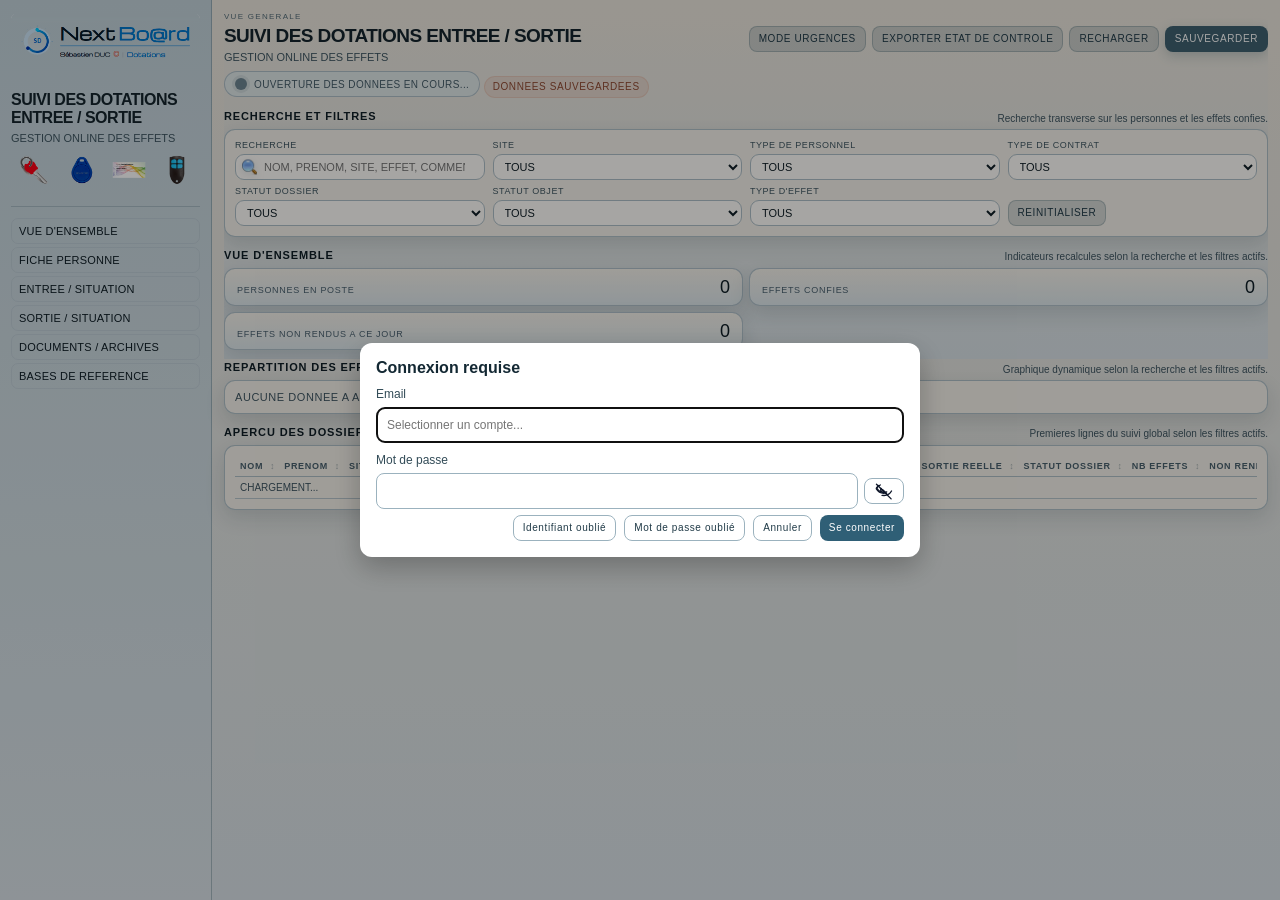
<file: index.html>
<!DOCTYPE html>
<html lang="fr">
  <head>
    <meta charset="UTF-8" />
    <meta name="viewport" content="width=device-width, initial-scale=1.0" />
    <title>Suivi des dotations Entree / Sortie</title>
    <script>
      (function () {
        var MOBILE_ENTRY_RELATIVE = "mobile/index.html";
        var VIEW_PARAM = "view";

        function getParamValue(searchParams, key) {
          var value = (searchParams.get(key) || "").trim().toLowerCase();
          return value === "mobile" || value === "desktop" ? value : "";
        }

        function isProbablyMobileDevice() {
          try {
            if (navigator.userAgentData && typeof navigator.userAgentData.mobile === "boolean") {
              return navigator.userAgentData.mobile;
            }
          } catch (error) {}

          var ua = String(navigator.userAgent || "");
          return /android|iphone|ipod|blackberry|iemobile|opera mini|mobile/i.test(ua);
        }

        function buildMobileUrl(params) {
          params.delete(VIEW_PARAM);
          var path = String(window.location.pathname || "/");
          var looksLikeFile = /\/[^/]+\.[a-z0-9]+$/i.test(path);
          if (looksLikeFile) {
            path = path.replace(/\/[^/]+$/, "/");
          } else if (!path.endsWith("/")) {
            path += "/";
          }
          var baseUrl = window.location.origin + path;
          var mobileUrl = new URL(MOBILE_ENTRY_RELATIVE, baseUrl);
          var nextSearch = params.toString();
          mobileUrl.search = nextSearch ? "?" + nextSearch : "";
          mobileUrl.hash = window.location.hash || "";
          return mobileUrl.href;
        }

        var params = new URLSearchParams(window.location.search || "");
        var explicitView = getParamValue(params, VIEW_PARAM);
        var effectiveView = explicitView || (isProbablyMobileDevice() ? "mobile" : "desktop");

        if (effectiveView === "mobile") {
          window.location.replace(buildMobileUrl(params));
        }
      })();
    </script>
    <link rel="icon" href="favicon.ico" type="image/x-icon" />
    <link rel="alternate icon" href="favicon-dark.ico" type="image/x-icon" />
    <link rel="stylesheet" href="style.css?v=20260624-pdf-sync-hidden" />
    <script defer src="http://127.0.0.1:3020/nextboard-presence.js?v=20260610-presence" data-dashboard-id="dotations"></script>
  </head>
  <body data-page="overview">
    <div class="app-shell">
      <aside class="sidebar">
        <div class="sidebar__brand">
          <div class="sidebar__brand-banner-wrap">
            <img src="assets/sidebar/bandeau-nextboard-sidebar-detoure.png?v=20260706-assets" alt="NextBoard" class="sidebar__brand-banner" />
          </div>
          <h1 class="sidebar__title">SUIVI DES DOTATIONS ENTREE / SORTIE</h1>
          <p class="sidebar__subtitle">
            GESTION ONLINE DES EFFETS
          </p>
          <div class="sidebar__project-icon" aria-hidden="true">
            <img src="assets/sidebar/icone-cle.png?v=20260706-assets" alt="" class="sidebar__project-icon-image" />
            <img src="assets/sidebar/icone-badge.png?v=20260706-assets" alt="" class="sidebar__project-icon-image" />
            <img src="assets/sidebar/icone-carte.png?v=20260706-assets" alt="" class="sidebar__project-icon-image" />
            <img src="assets/sidebar/icone-telecommande.png?v=20260706-assets" alt="" class="sidebar__project-icon-image" />
          </div>
        </div>

        <nav class="sidebar__nav">
          <a href="index.html" class="sidebar__link" data-nav="overview">VUE D'ENSEMBLE</a>
          <a href="fiche-personne.html" class="sidebar__link" data-nav="person-sheet">FICHE PERSONNE</a>
          <a href="document-arrivee.html" class="sidebar__link" data-nav="arrival-document">ENTREE / SITUATION</a>
          <a href="document-sortie.html" class="sidebar__link" data-nav="exit-document">SORTIE / SITUATION</a>
          <a href="documents-archives.html" class="sidebar__link" data-nav="documents-archives">DOCUMENTS / ARCHIVES</a>
          <a href="bases-reference.html" class="sidebar__link" data-nav="reference-bases">BASES DE REFERENCE</a>
        </nav>
      </aside>

      <main class="main-content">
        <div class="overview-top-fixed">
        <header class="page-header">
          <div>
            <p class="page-header__eyebrow">VUE GENERALE</p>
            <h2 class="page-header__title">SUIVI DES DOTATIONS ENTREE / SORTIE</h2>
            <p class="page-header__subtitle">
              GESTION ONLINE DES EFFETS
            </p>
          </div>
          <div class="page-header__actions">
            <button type="button" class="button button--secondary js-toggle-urgency">MODE URGENCES</button>
            <button type="button" class="button button--secondary js-export-control">EXPORTER ETAT DE CONTROLE</button>
            <button type="button" class="button button--secondary js-load-data">RECHARGER</button>
            <button type="button" class="button button--primary js-save-data">SAUVEGARDER</button>
          </div>
        </header>
        <p class="data-status" id="data-status">OUVERTURE DES DONNEES EN COURS...</p>
        <p class="dirty-status" id="dirty-status">DONNEES SAUVEGARDEES</p>

        <section class="section" id="overview-alerts-section" hidden>
          <div class="card">
            <div class="section__subheading">
              <h4>ALERTES SORTIE</h4>
            </div>
            <div class="overview-alerts" id="overview-alerts-list"></div>
          </div>
        </section>

        <section class="section">
          <div class="section__heading">
            <h3>VUE D'ENSEMBLE</h3>
            <p>Indicateurs recalcules selon la recherche et les filtres actifs.</p>
          </div>

          <div class="kpi-grid">
            <article class="kpi-card">
              <p class="kpi-card__label">PERSONNES EN POSTE</p>
              <p class="kpi-card__value" id="kpi-personnes-en-poste">0</p>
            </article>
            <article class="kpi-card">
              <p class="kpi-card__label">EFFETS CONFIES</p>
              <p class="kpi-card__value" id="kpi-effets-confies">0</p>
            </article>
            <article class="kpi-card">
              <p class="kpi-card__label">EFFETS NON RENDUS A CE JOUR</p>
              <p class="kpi-card__value" id="kpi-effets-non-rendus">0</p>
            </article>
          </div>
        </section>

        <section class="section">
          <div class="section__heading">
            <h3>RECHERCHE ET FILTRES</h3>
            <p>Recherche transverse sur les personnes et les effets confies.</p>
          </div>

          <div class="card">
            <form class="filter-form js-filter-form">
              <label class="field field--search field--search-compact field--overview-search">
                <span>RECHERCHE</span>
                <div class="search-input-wrap">
                  <span class="field__icon" aria-hidden="true">
                    <svg viewBox="0 0 24 24" focusable="false">
                      <defs>
                        <linearGradient id="searchLensGradientOverview" x1="0%" y1="0%" x2="100%" y2="100%">
                          <stop offset="0%" stop-color="#FF9A62" />
                          <stop offset="45%" stop-color="#FFD166" />
                          <stop offset="100%" stop-color="#67C6CF" />
                        </linearGradient>
                      </defs>
                      <circle cx="10.5" cy="10.5" r="5.4" fill="url(#searchLensGradientOverview)" />
                      <path
                        d="M10.5 4.6A5.9 5.9 0 1 0 16.4 10.5 5.91 5.91 0 0 0 10.5 4.6Zm0 1.4A4.5 4.5 0 1 1 6 10.5 4.5 4.5 0 0 1 10.5 6Z"
                        fill="#355564"
                      />
                      <path
                        d="M15.35 15.35 20 20"
                        stroke="#E16F4F"
                        stroke-width="2.4"
                        stroke-linecap="round"
                      />
                      <circle cx="8.7" cy="8.6" r="1.35" fill="#FFFFFF" fill-opacity="0.82" />
                    </svg>
                  </span>
                  <input
                    type="search"
                    name="search"
                    placeholder="NOM, PRENOM, SITE, EFFET, COMMENTAIRE..."
                  />
                </div>
              </label>

              <label class="field field--overview-site">
                <span>SITE</span>
                <select name="site">
                  <option value="">TOUS</option>
                </select>
              </label>

              <label class="field field--overview-type-personnel">
                <span>TYPE DE PERSONNEL</span>
                <select name="typePersonnel">
                  <option value="">TOUS</option>
                </select>
              </label>

              <label class="field field--overview-type-contrat">
                <span>TYPE DE CONTRAT</span>
                <select name="typeContrat">
                  <option value="">TOUS</option>
                </select>
              </label>

              <label class="field field--overview-statut-dossier">
                <span>STATUT DOSSIER</span>
                <select name="statutDossier">
                  <option value="">TOUS</option>
                  <option value="EN POSTE">EN POSTE</option>
                  <option value="SORTIE PREVUE">SORTIE PREVUE</option>
                  <option value="SORTI">SORTI</option>
                </select>
              </label>

              <label class="field field--overview-statut-objet">
                <span>STATUT OBJET</span>
                <select name="statutObjet">
                  <option value="">TOUS</option>
                  <option value="ACTIF">ACTIF</option>
                  <option value="RESTITUE">RESTITUE</option>
                  <option value="NON RENDU">NON RENDU</option>
                  <option value="PERDU">PERDU</option>
                  <option value="HS">HS</option>
                </select>
              </label>

              <label class="field field--type-effet-compact field--overview-type-effet">
                <span>TYPE D'EFFET</span>
                <select name="typeEffet">
                  <option value="">TOUS</option>
                </select>
              </label>

              <div class="form-actions form-actions--filters">
                <button type="reset" class="button button--secondary">REINITIALISER</button>
              </div>
            </form>
          </div>
        </section>
        </div>

        <section class="section">
          <div class="section__heading">
            <h3>REPARTITION DES EFFETS</h3>
            <p>Graphique dynamique selon la recherche et les filtres actifs.</p>
          </div>

          <div class="card">
            <div class="effects-chart" id="overview-effects-chart">
              <div class="effects-chart__empty">AUCUNE DONNEE A AFFICHER</div>
            </div>
          </div>
        </section>

        <section class="section">
          <div class="section__heading">
            <h3>APERCU DES DOSSIERS</h3>
            <p>Premieres lignes du suivi global selon les filtres actifs.</p>
          </div>

          <div class="card">
            <div class="table-wrap">
                <table class="data-table">
                  <thead>
                    <tr>
                    <th data-sort-table="overviewPersons" data-sort-key="nom">NOM</th>
                    <th data-sort-table="overviewPersons" data-sort-key="prenom">PRENOM</th>
                    <th data-sort-table="overviewPersons" data-sort-key="site">SITE</th>
                    <th data-sort-table="overviewPersons" data-sort-key="typePersonnel">TYPE DE PERSONNEL</th>
                    <th data-sort-table="overviewPersons" data-sort-key="typeContrat">TYPE CONTRAT</th>
                    <th data-sort-table="overviewPersons" data-sort-key="dateEntree">DATE D'ENTREE</th>
                    <th data-sort-table="overviewPersons" data-sort-key="dateSortiePrevue">DATE DE SORTIE PREVUE</th>
                    <th data-sort-table="overviewPersons" data-sort-key="dateSortieReelle">DATE DE SORTIE REELLE</th>
                    <th data-sort-table="overviewPersons" data-sort-key="statutDossier">STATUT DOSSIER</th>
                    <th data-sort-table="overviewPersons" data-sort-key="nbEffets">NB EFFETS</th>
                    <th data-sort-table="overviewPersons" data-sort-key="nonRendus">NON RENDUS</th>
                    <th data-sort-table="overviewPersons" data-sort-key="couts">COUTS</th>
                    <th data-sort-table="overviewPersons" data-sort-key="mouvements">MOUVEMENTS</th>
                    <th>ACTION</th>
                    </tr>
                  </thead>
                <tbody id="overview-table-body">
                  <tr>
                    <td colspan="14" class="table-empty">CHARGEMENT...</td>
                  </tr>
                </tbody>
              </table>
            </div>
          </div>
        </section>
      </main>
    </div>

    <script src="app.js?v=20260708-fast-mobile-signature"></script>
  </body>
</html>
</file>
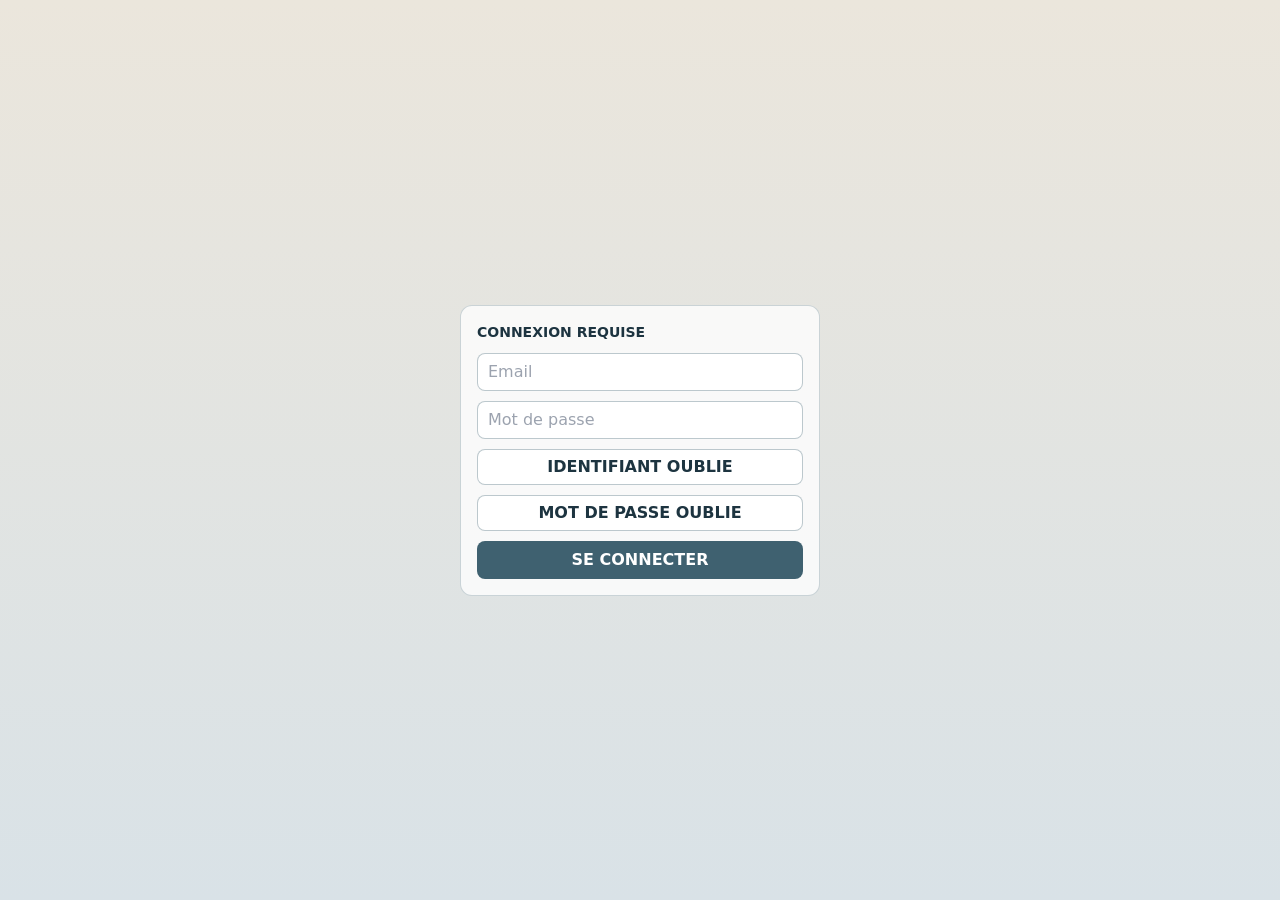
<file: mobile/index.html>
<!doctype html>
<html lang="en">
  <head>
    <meta charset="UTF-8" />
    <link rel="icon" type="image/x-icon" href="./favicon-dark.ico" />
    <meta name="viewport" content="width=device-width, initial-scale=1.0" />
    <link rel="manifest" href="./manifest.json" />
    <link rel="preconnect" href="https://dphrvdhqhgycmllietuk.supabase.co" crossorigin />
    <link rel="preload" as="image" href="../assets/sidebar/bandeau-nextboard-sidebar-detoure.png" />
    <title>SUIVI DES DOTATIONS ENTREE / SORTIE</title>
    <script type="module" crossorigin src="./assets/index-CS4W52S5.js"></script>
    <link rel="stylesheet" crossorigin href="./assets/index-CvhBCswH.css">
  </head>
  <body>
    <div id="root"></div>
  </body>
</html>
</file>
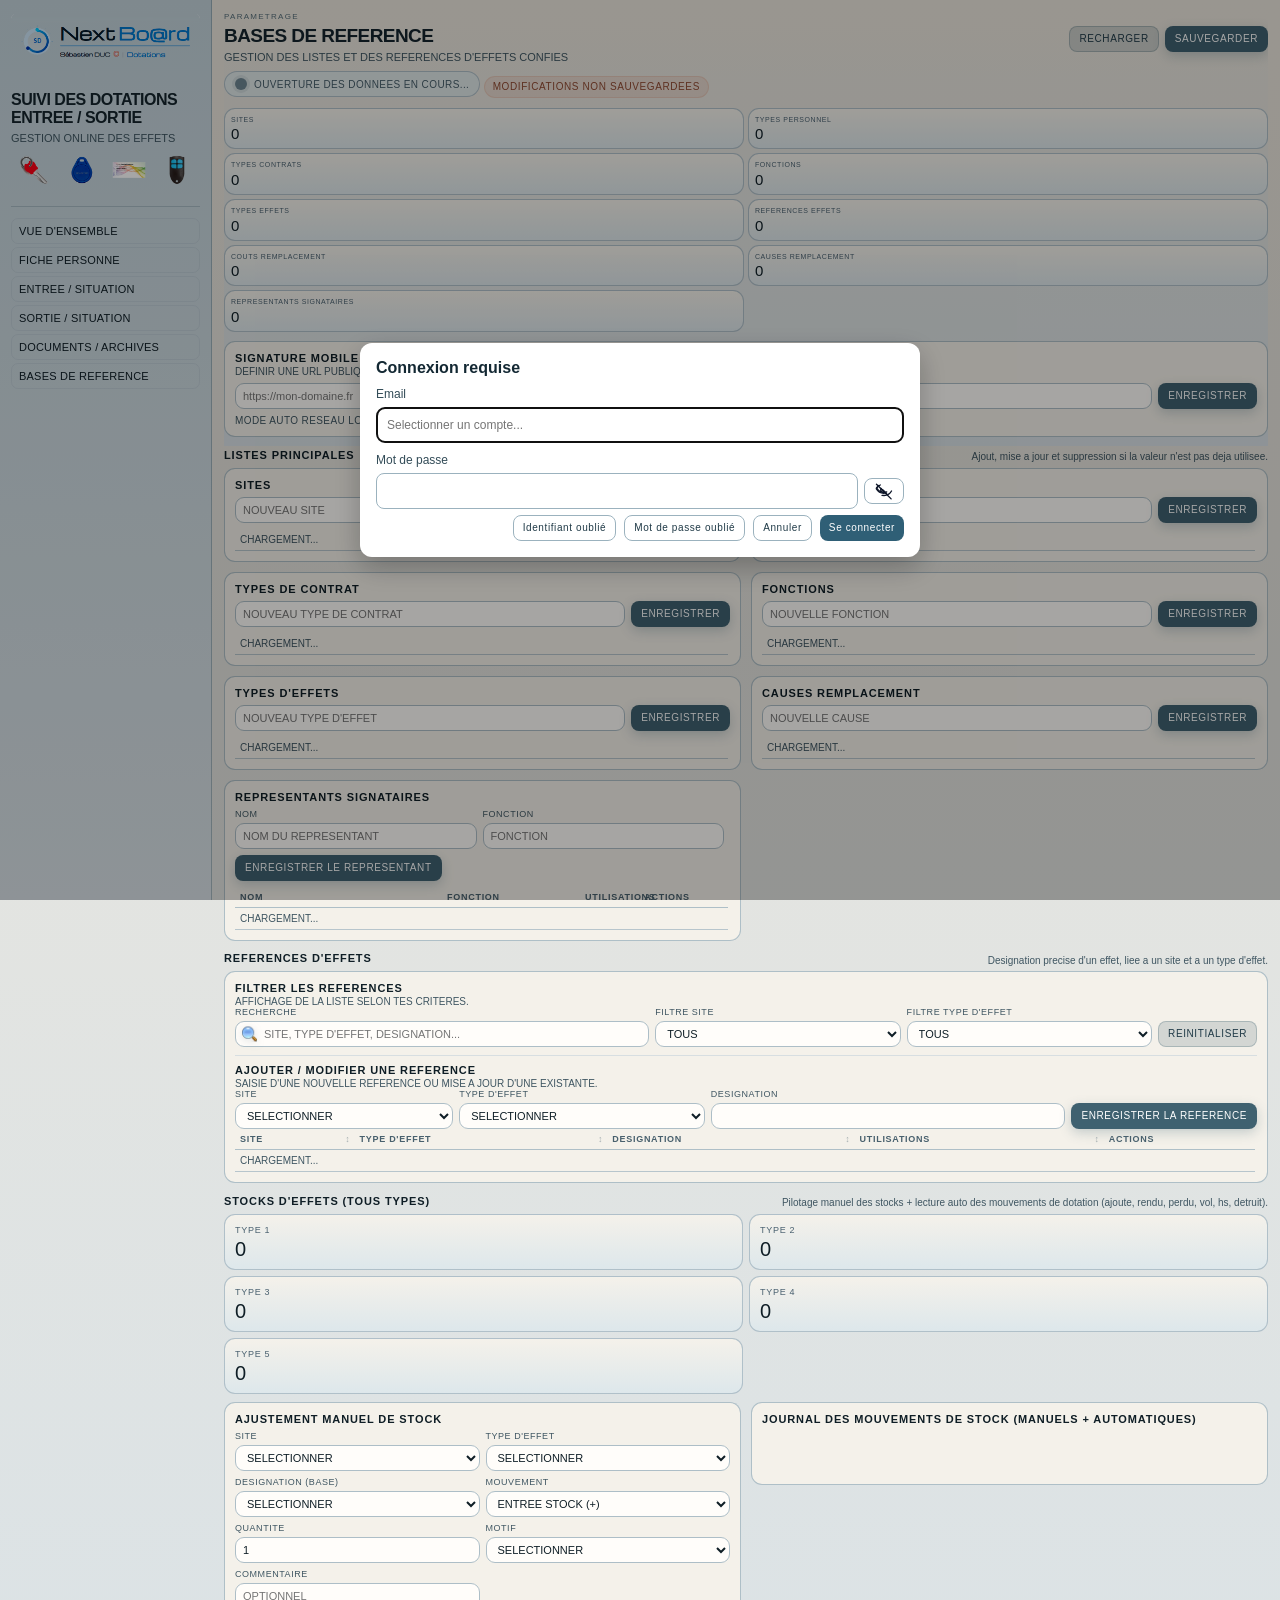
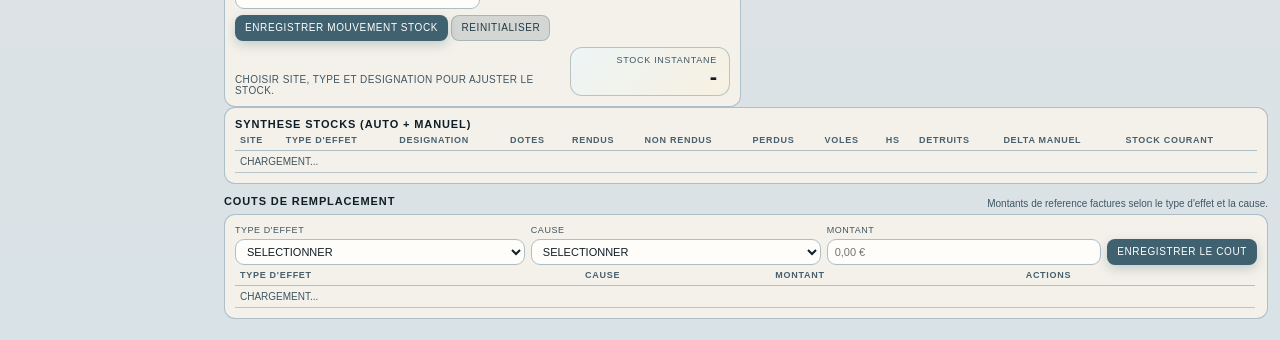
<file: bases-reference.html>
<!DOCTYPE html>
<html lang="fr">
  <head>
    <meta charset="UTF-8" />
    <meta name="viewport" content="width=device-width, initial-scale=1.0" />
    <title>Bases de reference</title>
        <link rel="icon" href="favicon.ico" type="image/x-icon" />
    <link rel="alternate icon" href="favicon-dark.ico" type="image/x-icon" />
    <link rel="stylesheet" href="style.css?v=20260624-pdf-sync-hidden" />
    <script defer src="http://127.0.0.1:3020/nextboard-presence.js?v=20260610-presence" data-dashboard-id="dotations"></script>
  </head>
  <body data-page="reference-bases">
    <div class="app-shell">
      <aside class="sidebar">
        <div class="sidebar__brand">
          <div class="sidebar__brand-banner-wrap">
            <img src="assets/sidebar/bandeau-nextboard-sidebar-detoure.png?v=20260706-assets" alt="NextBoard" class="sidebar__brand-banner" />
          </div>
          <h1 class="sidebar__title">SUIVI DES DOTATIONS ENTREE / SORTIE</h1>
          <p class="sidebar__subtitle">
            GESTION ONLINE DES EFFETS
          </p>
          <div class="sidebar__project-icon" aria-hidden="true">
            <img src="assets/sidebar/icone-cle.png?v=20260706-assets" alt="" class="sidebar__project-icon-image" />
            <img src="assets/sidebar/icone-badge.png?v=20260706-assets" alt="" class="sidebar__project-icon-image" />
            <img src="assets/sidebar/icone-carte.png?v=20260706-assets" alt="" class="sidebar__project-icon-image" />
            <img src="assets/sidebar/icone-telecommande.png?v=20260706-assets" alt="" class="sidebar__project-icon-image" />
          </div>
        </div>

        <nav class="sidebar__nav">
          <a href="index.html" class="sidebar__link" data-nav="overview">VUE D'ENSEMBLE</a>
          <a href="fiche-personne.html" class="sidebar__link" data-nav="person-sheet">FICHE PERSONNE</a>
          <a href="document-arrivee.html" class="sidebar__link" data-nav="arrival-document">ENTREE / SITUATION</a>
          <a href="document-sortie.html" class="sidebar__link" data-nav="exit-document">SORTIE / SITUATION</a>
          <a href="documents-archives.html" class="sidebar__link" data-nav="documents-archives">DOCUMENTS / ARCHIVES</a>
          <a href="bases-reference.html" class="sidebar__link" data-nav="reference-bases">BASES DE REFERENCE</a>
        </nav>
      </aside>

      <main class="main-content">
        <div class="reference-top-fixed">
        <header class="page-header">
          <div>
            <p class="page-header__eyebrow">PARAMETRAGE</p>
            <h2 class="page-header__title">BASES DE REFERENCE</h2>
            <p class="page-header__subtitle">
              GESTION DES LISTES ET DES REFERENCES D'EFFETS CONFIES
            </p>
          </div>
          <div class="page-header__actions">
            <button type="button" class="button button--secondary js-load-data">RECHARGER</button>
            <button type="button" class="button button--primary js-save-data">SAUVEGARDER</button>
          </div>
        </header>
        <p class="data-status" id="data-status">OUVERTURE DES DONNEES EN COURS...</p>
        <p class="dirty-status" id="dirty-status" hidden>MODIFICATIONS NON SAUVEGARDEES</p>

        <section class="section">
          <div class="kpi-grid kpi-grid--references">
            <article class="kpi-card">
              <p class="kpi-card__label">SITES</p>
              <p class="kpi-card__value" id="reference-count-sites">0</p>
            </article>
            <article class="kpi-card">
              <p class="kpi-card__label">TYPES PERSONNEL</p>
              <p class="kpi-card__value" id="reference-count-typesPersonnel">0</p>
            </article>
            <article class="kpi-card">
              <p class="kpi-card__label">TYPES CONTRATS</p>
              <p class="kpi-card__value" id="reference-count-typesContrats">0</p>
            </article>
            <article class="kpi-card">
              <p class="kpi-card__label">FONCTIONS</p>
              <p class="kpi-card__value" id="reference-count-fonctions">0</p>
            </article>
            <article class="kpi-card">
              <p class="kpi-card__label">TYPES EFFETS</p>
              <p class="kpi-card__value" id="reference-count-typesEffets">0</p>
            </article>
            <article class="kpi-card">
              <p class="kpi-card__label">REFERENCES EFFETS</p>
              <p class="kpi-card__value" id="reference-count-referencesEffets">0</p>
            </article>
            <article class="kpi-card">
              <p class="kpi-card__label">COUTS REMPLACEMENT</p>
              <p class="kpi-card__value" id="reference-count-coutsRemplacement">0</p>
            </article>
            <article class="kpi-card">
              <p class="kpi-card__label">CAUSES REMPLACEMENT</p>
              <p class="kpi-card__value" id="reference-count-causesRemplacement">0</p>
            </article>
            <article class="kpi-card">
              <p class="kpi-card__label">REPRESENTANTS SIGNATAIRES</p>
              <p class="kpi-card__value" id="reference-count-representantsSignataires">0</p>
            </article>
          </div>
        </section>

        <section class="section">
          <article class="card reference-card">
            <div class="section__subheading section__subheading--stacked">
              <h4>SIGNATURE MOBILE (FLASHCODE)</h4>
              <p>DEFINIR UNE URL PUBLIQUE POUR UTILISER LE TELEPHONE EN 4G/5G (FUTUR HEBERGEMENT).</p>
            </div>
            <form class="reference-mini-form" id="mobile-signature-settings-form">
              <input
                type="text"
                name="mobileSignatureBaseUrl"
                placeholder="https://mon-domaine.fr"
                autocomplete="off"
                spellcheck="false"
              />
              <button type="submit" class="button button--primary">ENREGISTRER</button>
            </form>
            <p class="form-help" id="mobile-signature-settings-status">MODE AUTO RESEAU LOCAL (URL PUBLIQUE NON DEFINIE)</p>
          </article>
        </section>
        </div>

        <section class="section">
          <div class="section__heading">
            <h3>LISTES PRINCIPALES</h3>
            <p>Ajout, mise a jour et suppression si la valeur n'est pas deja utilisee.</p>
          </div>

          <div class="reference-grid reference-grid--lists">
            <article class="card reference-card">
              <div class="section__subheading"><h4>SITES</h4></div>
              <form class="reference-mini-form js-reference-list-form" data-list-name="sites">
                <input type="text" name="value" placeholder="NOUVEAU SITE" />
                <button type="submit" class="button button--primary">ENREGISTRER</button>
              </form>
              <div class="table-wrap table-wrap--reference-short">
                <table class="data-table data-table--compact">
                  <tbody id="reference-sites-body">
                    <tr><td colspan="2" class="table-empty">CHARGEMENT...</td></tr>
                  </tbody>
                </table>
              </div>
            </article>

            <article class="card reference-card">
              <div class="section__subheading"><h4>TYPES DE PERSONNEL</h4></div>
              <form class="reference-mini-form js-reference-list-form" data-list-name="typesPersonnel">
                <input type="text" name="value" placeholder="NOUVEAU TYPE" />
                <button type="submit" class="button button--primary">ENREGISTRER</button>
              </form>
              <div class="table-wrap table-wrap--reference-medium">
                <table class="data-table data-table--compact">
                  <tbody id="reference-typesPersonnel-body">
                    <tr><td colspan="2" class="table-empty">CHARGEMENT...</td></tr>
                  </tbody>
                </table>
              </div>
            </article>

            <article class="card reference-card">
              <div class="section__subheading"><h4>TYPES DE CONTRAT</h4></div>
              <form class="reference-mini-form js-reference-list-form" data-list-name="typesContrats">
                <input type="text" name="value" placeholder="NOUVEAU TYPE DE CONTRAT" />
                <button type="submit" class="button button--primary">ENREGISTRER</button>
              </form>
              <div class="table-wrap table-wrap--reference-short">
                <table class="data-table data-table--compact">
                  <tbody id="reference-typesContrats-body">
                    <tr><td colspan="2" class="table-empty">CHARGEMENT...</td></tr>
                  </tbody>
                </table>
              </div>
            </article>

            <article class="card reference-card">
              <div class="section__subheading"><h4>FONCTIONS</h4></div>
              <form class="reference-mini-form js-reference-list-form" data-list-name="fonctions">
                <input type="text" name="value" placeholder="NOUVELLE FONCTION" />
                <button type="submit" class="button button--primary">ENREGISTRER</button>
              </form>
              <div class="table-wrap table-wrap--reference-tall">
                <table class="data-table data-table--compact">
                  <tbody id="reference-fonctions-body">
                    <tr><td colspan="2" class="table-empty">CHARGEMENT...</td></tr>
                  </tbody>
                </table>
              </div>
            </article>

            <article class="card reference-card">
              <div class="section__subheading"><h4>TYPES D'EFFETS</h4></div>
              <form class="reference-mini-form js-reference-list-form" data-list-name="typesEffets">
                <input type="text" name="value" placeholder="NOUVEAU TYPE D'EFFET" />
                <button type="submit" class="button button--primary">ENREGISTRER</button>
              </form>
              <div class="table-wrap table-wrap--reference-short">
                <table class="data-table data-table--compact">
                  <tbody id="reference-typesEffets-body">
                    <tr><td colspan="2" class="table-empty">CHARGEMENT...</td></tr>
                  </tbody>
                </table>
              </div>
            </article>

            <article class="card reference-card">
              <div class="section__subheading"><h4>CAUSES REMPLACEMENT</h4></div>
              <form class="reference-mini-form js-reference-list-form" data-list-name="causesRemplacement">
                <input type="text" name="value" placeholder="NOUVELLE CAUSE" />
                <button type="submit" class="button button--primary">ENREGISTRER</button>
              </form>
              <div class="table-wrap table-wrap--reference-short">
                <table class="data-table data-table--compact">
                  <tbody id="reference-causesRemplacement-body">
                    <tr><td colspan="2" class="table-empty">CHARGEMENT...</td></tr>
                  </tbody>
                </table>
              </div>
            </article>

            <article class="card reference-card">
              <div class="section__subheading"><h4>REPRESENTANTS SIGNATAIRES</h4></div>
              <form class="reference-effect-form" id="representative-signatory-form">
                <label class="field">
                  <span>NOM</span>
                  <input type="text" name="representativeName" placeholder="NOM DU REPRESENTANT" />
                </label>

                <label class="field">
                  <span>FONCTION</span>
                  <input type="text" name="representativeFunction" placeholder="FONCTION" />
                </label>

                <div class="form-actions">
                  <button type="submit" class="button button--primary">ENREGISTRER LE REPRESENTANT</button>
                </div>
              </form>
                <div class="table-wrap table-wrap--reference-medium">
                  <table class="data-table data-table--compact data-table--representatives">
                  <thead>
                    <tr>
                      <th>NOM</th>
                      <th>FONCTION</th>
                      <th>UTILISATIONS</th>
                      <th>ACTIONS</th>
                    </tr>
                  </thead>
                  <tbody id="reference-representantsSignataires-body">
                    <tr><td colspan="4" class="table-empty">CHARGEMENT...</td></tr>
                  </tbody>
                </table>
              </div>
            </article>
          </div>
        </section>

        <section class="section">
          <div class="section__heading">
            <h3>REFERENCES D'EFFETS</h3>
            <p>Designation precise d'un effet, liee a un site et a un type d'effet.</p>
          </div>

          <article class="card">
            <div class="section__subheading section__subheading--stacked">
              <h4>FILTRER LES REFERENCES</h4>
              <p>AFFICHAGE DE LA LISTE SELON TES CRITERES.</p>
            </div>

            <form class="reference-filter-form reference-filter-form--inline" id="reference-filter-form">
              <label class="field field--search field--reference-search">
                <span>RECHERCHE</span>
                <div class="search-input-wrap">
                  <span class="field__icon" aria-hidden="true">
                    <svg viewBox="0 0 24 24" focusable="false">
                      <defs>
                        <linearGradient id="searchLensGradientReferences" x1="0%" y1="0%" x2="100%" y2="100%">
                          <stop offset="0%" stop-color="#FF9A62" />
                          <stop offset="45%" stop-color="#FFD166" />
                          <stop offset="100%" stop-color="#67C6CF" />
                        </linearGradient>
                      </defs>
                      <circle cx="10.5" cy="10.5" r="5.4" fill="url(#searchLensGradientReferences)" />
                      <path
                        d="M10.5 4.6A5.9 5.9 0 1 0 16.4 10.5 5.91 5.91 0 0 0 10.5 4.6Zm0 1.4A4.5 4.5 0 1 1 6 10.5 4.5 4.5 0 0 1 10.5 6Z"
                        fill="#355564"
                      />
                      <path
                        d="M15.35 15.35 20 20"
                        stroke="#E16F4F"
                        stroke-width="2.4"
                        stroke-linecap="round"
                      />
                      <circle cx="8.7" cy="8.6" r="1.35" fill="#FFFFFF" fill-opacity="0.82" />
                    </svg>
                  </span>
                  <input
                    type="search"
                    name="filterReferenceSearch"
                    placeholder="SITE, TYPE D'EFFET, DESIGNATION..."
                  />
                </div>
              </label>

              <label class="field">
                <span>FILTRE SITE</span>
                <select name="filterReferenceSite">
                  <option value="">TOUS</option>
                </select>
              </label>

              <label class="field">
                <span>FILTRE TYPE D'EFFET</span>
                <select name="filterReferenceTypeEffet">
                  <option value="">TOUS</option>
                </select>
              </label>

              <div class="form-actions form-actions--filters">
                <button type="reset" class="button button--secondary">REINITIALISER</button>
              </div>
            </form>

            <div class="form-divider" aria-hidden="true"></div>

            <div class="section__subheading section__subheading--stacked">
              <h4>AJOUTER / MODIFIER UNE REFERENCE</h4>
              <p>SAISIE D'UNE NOUVELLE REFERENCE OU MISE A JOUR D'UNE EXISTANTE.</p>
            </div>

            <form class="reference-effect-form reference-effect-form--inline" id="reference-effect-form">
              <label class="field" id="reference-site-field">
                <span>SITE</span>
                <select name="referenceSite">
                  <option value="">SELECTIONNER</option>
                </select>
              </label>

              <label class="field field--full is-hidden" id="reference-sites-field">
                <span>SITES DE LA CLE CES</span>
                <div class="site-selector" id="reference-sites-selector"></div>
              </label>

              <label class="field">
                <span>TYPE D'EFFET</span>
                <select name="referenceTypeEffet">
                  <option value="">SELECTIONNER</option>
                </select>
              </label>

              <label class="field field--reference-designation">
                <span>DESIGNATION</span>
                <input type="text" name="referenceDesignation" />
              </label>

              <div class="form-actions">
                <button type="submit" class="button button--primary">ENREGISTRER LA REFERENCE</button>
              </div>
            </form>

            <div class="table-wrap table-wrap--reference-large">
              <table class="data-table">
                <thead>
                  <tr>
                    <th data-sort-table="referenceEffects" data-sort-key="site">SITE</th>
                    <th data-sort-table="referenceEffects" data-sort-key="typeEffet">TYPE D'EFFET</th>
                    <th data-sort-table="referenceEffects" data-sort-key="designation">DESIGNATION</th>
                    <th data-sort-table="referenceEffects" data-sort-key="usage">UTILISATIONS</th>
                    <th>ACTIONS</th>
                  </tr>
                </thead>
                <tbody id="reference-effects-table-body">
                  <tr><td colspan="5" class="table-empty">CHARGEMENT...</td></tr>
                </tbody>
              </table>
            </div>
          </article>
        </section>

        <section class="section">
          <div class="section__heading">
            <h3>STOCKS D'EFFETS (TOUS TYPES)</h3>
            <p>Pilotage manuel des stocks + lecture auto des mouvements de dotation (ajoute, rendu, perdu, vol, hs, detruit).</p>
          </div>
          <div class="kpi-grid kpi-grid--stock-types" id="stock-type-kpis-row">
            <article class="kpi-card">
              <p class="kpi-card__label" id="stock-type-kpi-label-1">TYPE 1</p>
              <p class="kpi-card__value" id="stock-type-kpi-value-1">0</p>
            </article>
            <article class="kpi-card">
              <p class="kpi-card__label" id="stock-type-kpi-label-2">TYPE 2</p>
              <p class="kpi-card__value" id="stock-type-kpi-value-2">0</p>
            </article>
            <article class="kpi-card">
              <p class="kpi-card__label" id="stock-type-kpi-label-3">TYPE 3</p>
              <p class="kpi-card__value" id="stock-type-kpi-value-3">0</p>
            </article>
            <article class="kpi-card">
              <p class="kpi-card__label" id="stock-type-kpi-label-4">TYPE 4</p>
              <p class="kpi-card__value" id="stock-type-kpi-value-4">0</p>
            </article>
            <article class="kpi-card">
              <p class="kpi-card__label" id="stock-type-kpi-label-5">TYPE 5</p>
              <p class="kpi-card__value" id="stock-type-kpi-value-5">0</p>
            </article>
          </div>

          <div class="reference-grid reference-grid--lists">
            <article class="card reference-card">
              <div class="section__subheading"><h4>AJUSTEMENT MANUEL DE STOCK</h4></div>
              <form class="reference-effect-form" id="stock-adjustment-form">
                <label class="field">
                  <span>SITE</span>
                  <select name="stockSite">
                    <option value="">SELECTIONNER</option>
                  </select>
                </label>

                <label class="field">
                  <span>TYPE D'EFFET</span>
                  <select name="stockTypeEffet">
                    <option value="">SELECTIONNER</option>
                  </select>
                </label>

                <label class="field">
                  <span>DESIGNATION (BASE)</span>
                  <select name="stockReferenceId">
                    <option value="">SELECTIONNER</option>
                  </select>
                </label>

                <label class="field">
                  <span>MOUVEMENT</span>
                  <select name="stockAction">
                    <option value="ENTREE">ENTREE STOCK (+)</option>
                    <option value="SORTIE">SORTIE STOCK (-)</option>
                    <option value="AJUSTEMENT_PLUS">AJUSTEMENT +</option>
                    <option value="AJUSTEMENT_MOINS">AJUSTEMENT -</option>
                  </select>
                </label>

                <label class="field">
                  <span>QUANTITE</span>
                  <input type="number" name="stockQuantity" min="1" step="1" value="1" />
                </label>

                <label class="field">
                  <span>MOTIF</span>
                  <select name="stockReason">
                    <option value="">SELECTIONNER</option>
                  </select>
                </label>

                <label class="field">
                  <span>COMMENTAIRE</span>
                  <input type="text" name="stockComment" placeholder="OPTIONNEL" />
                </label>

                <div class="form-actions">
                  <button type="submit" class="button button--primary" id="stock-save-movement">ENREGISTRER MOUVEMENT STOCK</button>
                  <button type="button" class="button button--secondary" id="stock-reset-filters">REINITIALISER</button>
                </div>
                <div class="stock-adjustment-footer">
                  <p class="form-help" id="stock-adjustment-status">CHOISIR SITE, TYPE ET DESIGNATION POUR AJUSTER LE STOCK.</p>
                  <div class="stock-instant-kpi" aria-live="polite">
                    <span class="stock-instant-kpi__label">STOCK INSTANTANE</span>
                    <strong class="stock-instant-kpi__value" id="stock-instant-value">-</strong>
                  </div>
                </div>
              </form>
            </article>

            <article class="card reference-card">
              <div class="section__subheading"><h4>JOURNAL DES MOUVEMENTS DE STOCK (MANUELS + AUTOMATIQUES)</h4></div>
              <div class="table-wrap table-wrap--reference-medium" id="stock-movements-wrap">
                <table class="data-table data-table--compact">
                  <thead>
                    <tr>
                      <th>DATE</th>
                      <th>SITE</th>
                      <th>TYPE</th>
                      <th>DESIGNATION</th>
                      <th>MOUVEMENT</th>
                      <th>QTE</th>
                      <th>MOTIF</th>
                      <th>SOURCE</th>
                      <th>ACTION</th>
                    </tr>
                  </thead>
                  <tbody id="stock-movements-table-body">
                    <tr><td colspan="9" class="table-empty">CHARGEMENT...</td></tr>
                  </tbody>
                </table>
              </div>
            </article>
          </div>

          <article class="card">
            <div class="section__subheading"><h4>SYNTHESE STOCKS (AUTO + MANUEL)</h4></div>
            <div class="table-wrap">
              <table class="data-table">
                <thead>
                  <tr>
                    <th>SITE</th>
                    <th>TYPE D'EFFET</th>
                    <th>DESIGNATION</th>
                    <th>DOTES</th>
                    <th>RENDUS</th>
                    <th>NON RENDUS</th>
                    <th>PERDUS</th>
                    <th>VOLES</th>
                    <th>HS</th>
                    <th>DETRUITS</th>
                    <th>DELTA MANUEL</th>
                    <th>STOCK COURANT</th>
                  </tr>
                </thead>
                <tbody id="stock-summary-table-body">
                  <tr><td colspan="12" class="table-empty">CHARGEMENT...</td></tr>
                </tbody>
              </table>
            </div>
          </article>
        </section>

        <section class="section">
          <div class="section__heading">
            <h3>COUTS DE REMPLACEMENT</h3>
            <p>Montants de reference factures selon le type d'effet et la cause.</p>
          </div>

          <article class="card">
            <form class="reference-effect-form reference-cost-form--inline" id="replacement-cost-form">
              <label class="field">
                <span>TYPE D'EFFET</span>
                <select name="costTypeEffet">
                  <option value="">SELECTIONNER</option>
                </select>
              </label>

              <label class="field">
                <span>CAUSE</span>
                <select name="costCauseRemplacement">
                  <option value="">SELECTIONNER</option>
                </select>
              </label>

              <label class="field">
                <span>MONTANT</span>
                <input type="text" name="costMontant" inputmode="decimal" placeholder="0,00 €" />
              </label>

              <div class="form-actions">
                <button type="submit" class="button button--primary">ENREGISTRER LE COUT</button>
              </div>
            </form>

            <div class="table-wrap table-wrap--reference-medium">
              <table class="data-table">
                <thead>
                  <tr>
                    <th>TYPE D'EFFET</th>
                    <th>CAUSE</th>
                    <th>MONTANT</th>
                    <th>ACTIONS</th>
                  </tr>
                </thead>
                <tbody id="replacement-costs-body">
                  <tr><td colspan="4" class="table-empty">CHARGEMENT...</td></tr>
                </tbody>
              </table>
            </div>
          </article>
        </section>
      </main>
    </div>

    <script src="app.js?v=20260708-fast-mobile-signature"></script>
  </body>
</html>
</file>
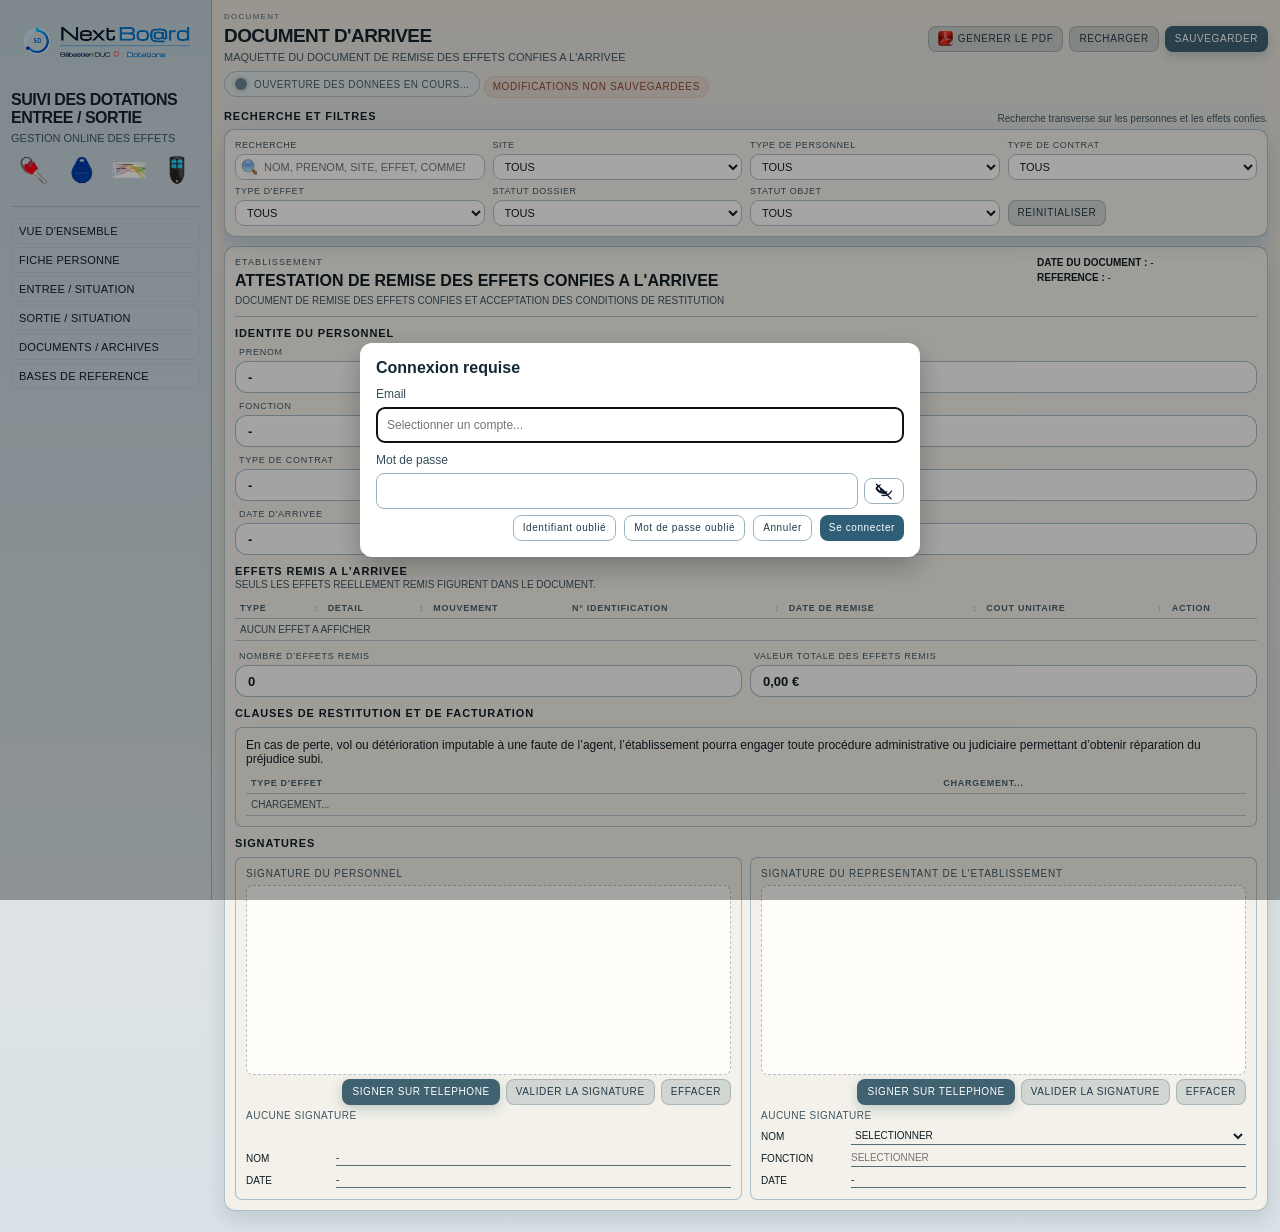
<file: document-arrivee.html>
<!DOCTYPE html>
<html lang="fr">
  <head>
    <meta charset="UTF-8" />
    <meta name="viewport" content="width=device-width, initial-scale=1.0" />
    <title>Document d'arrivee</title>
        <link rel="icon" href="favicon.ico" type="image/x-icon" />
    <link rel="alternate icon" href="favicon-dark.ico" type="image/x-icon" />
    <link rel="stylesheet" href="style.css?v=20260624-pdf-sync-hidden" />
    <script defer src="http://127.0.0.1:3020/nextboard-presence.js?v=20260610-presence" data-dashboard-id="dotations"></script>
  </head>
  <body data-page="arrival-document">
    <div class="app-shell">
      <aside class="sidebar">
        <div class="sidebar__brand">
          <div class="sidebar__brand-banner-wrap">
            <img src="assets/sidebar/bandeau-nextboard-sidebar-detoure.png?v=20260706-assets" alt="NextBoard" class="sidebar__brand-banner" />
          </div>
          <h1 class="sidebar__title">SUIVI DES DOTATIONS ENTREE / SORTIE</h1>
          <p class="sidebar__subtitle">
            GESTION ONLINE DES EFFETS
          </p>
          <div class="sidebar__project-icon" aria-hidden="true">
            <img src="assets/sidebar/icone-cle.png?v=20260706-assets" alt="" class="sidebar__project-icon-image" />
            <img src="assets/sidebar/icone-badge.png?v=20260706-assets" alt="" class="sidebar__project-icon-image" />
            <img src="assets/sidebar/icone-carte.png?v=20260706-assets" alt="" class="sidebar__project-icon-image" />
            <img src="assets/sidebar/icone-telecommande.png?v=20260706-assets" alt="" class="sidebar__project-icon-image" />
          </div>
        </div>

        <nav class="sidebar__nav">
          <a href="index.html" class="sidebar__link" data-nav="overview">VUE D'ENSEMBLE</a>
          <a href="fiche-personne.html" class="sidebar__link" data-nav="person-sheet">FICHE PERSONNE</a>
          <a href="document-arrivee.html" class="sidebar__link" data-nav="arrival-document">ENTREE / SITUATION</a>
          <a href="document-sortie.html" class="sidebar__link" data-nav="exit-document">SORTIE / SITUATION</a>
          <a href="documents-archives.html" class="sidebar__link" data-nav="documents-archives">DOCUMENTS / ARCHIVES</a>
          <a href="bases-reference.html" class="sidebar__link" data-nav="reference-bases">BASES DE REFERENCE</a>
        </nav>
      </aside>

      <main class="main-content">
        <div class="document-top-fixed">
        <header class="page-header">
          <div>
            <p class="page-header__eyebrow">DOCUMENT</p>
            <h2 class="page-header__title">DOCUMENT D'ARRIVEE</h2>
            <p class="page-header__subtitle">
              MAQUETTE DU DOCUMENT DE REMISE DES EFFETS CONFIES A L'ARRIVEE
            </p>
          </div>
          <div class="page-header__actions">
            <button type="button" class="button button--secondary button--pdf js-open-pdf" data-doc-type="arrival">
              <span class="button-pdf__icon" aria-hidden="true">
                <img src="assets/ui/icone-pdf.png" alt="" class="button-pdf__image" />
              </span>
              <span class="button-pdf__label">GENERER LE PDF</span>
            </button>
            <button type="button" class="button button--secondary js-load-data">RECHARGER</button>
            <button type="button" class="button button--primary js-save-data">SAUVEGARDER</button>
          </div>
        </header>
        <p class="data-status" id="data-status">OUVERTURE DES DONNEES EN COURS...</p>
        <p class="dirty-status" id="dirty-status" hidden>MODIFICATIONS NON SAUVEGARDEES</p>
        <section class="section document-picker-section">
          <div class="section__heading">
            <h3>RECHERCHE ET FILTRES</h3>
            <p>Recherche transverse sur les personnes et les effets confies.</p>
          </div>
          <div class="card">
            <form class="filter-form js-filter-form">
              <label class="field field--search field--search-compact field--overview-search picker-field">
                <span>RECHERCHE</span>
                <div class="search-input-wrap">
                  <span class="field__icon" aria-hidden="true"></span>
                  <input
                    type="search"
                    id="person-picker-search"
                    name="search"
                    list="person-picker-list"
                    placeholder="NOM, PRENOM, SITE, EFFET, COMMENTAIRE..."
                    autocomplete="off"
                  />
                </div>
                <datalist id="person-picker-list"></datalist>
                <div class="picker-suggestions" id="person-picker-suggestions" hidden></div>
              </label>

              <label class="field field--overview-site">
                <span>SITE</span>
                <select name="site"><option value="">TOUS</option></select>
              </label>

              <label class="field field--overview-type-personnel">
                <span>TYPE DE PERSONNEL</span>
                <select name="typePersonnel"><option value="">TOUS</option></select>
              </label>

              <label class="field field--overview-type-contrat">
                <span>TYPE DE CONTRAT</span>
                <select name="typeContrat"><option value="">TOUS</option></select>
              </label>

              <label class="field field--type-effet-compact field--overview-type-effet">
                <span>TYPE D'EFFET</span>
                <select name="typeEffet"><option value="">TOUS</option></select>
              </label>

              <label class="field field--overview-statut-dossier">
                <span>STATUT DOSSIER</span>
                <select name="statutDossier">
                  <option value="">TOUS</option>
                  <option value="EN POSTE">EN POSTE</option>
                  <option value="SORTIE PREVUE">SORTIE PREVUE</option>
                  <option value="SORTI">SORTI</option>
                </select>
              </label>

              <label class="field field--overview-statut-objet">
                <span>STATUT OBJET</span>
                <select name="statutObjet">
                  <option value="">TOUS</option>
                  <option value="ACTIF">ACTIF</option>
                  <option value="RESTITUE">RESTITUE</option>
                  <option value="NON RENDU">NON RENDU</option>
                  <option value="PERDU">PERDU</option>
                  <option value="HS">HS</option>
                </select>
              </label>

              <div class="form-actions form-actions--filters">
                <button type="reset" class="button button--secondary">REINITIALISER</button>
              </div>
            </form>
          </div>
        </section>
        </div>

        <section class="section">
          <article class="card arrival-document" id="arrival-document">
            <header class="arrival-document__header">
              <div>
                <p class="arrival-document__eyebrow">ETABLISSEMENT</p>
                <h3 class="arrival-document__title" id="arrival-doc-title">ATTESTATION DE REMISE DES EFFETS CONFIES A L'ARRIVEE</h3>
                <p class="arrival-document__subtitle" id="arrival-doc-subtitle">DOCUMENT DE REMISE DES EFFETS CONFIES ET ACCEPTATION DES CONDITIONS DE RESTITUTION</p>
              </div>
              <div class="arrival-document__meta">
                <p><strong>DATE DU DOCUMENT :</strong> <span id="arrival-doc-date">-</span></p>
                <p><strong>REFERENCE :</strong> <span id="arrival-doc-reference">-</span></p>
              </div>
            </header>

            <section class="arrival-document__block">
              <div class="section__subheading section__subheading--stacked">
                <h4>IDENTITE DU PERSONNEL</h4>
              </div>
              <div class="document-grid">
                <div class="document-field"><span>PRENOM</span><strong id="arrival-person-prenom">-</strong></div>
                <div class="document-field"><span>NOM</span><strong id="arrival-person-nom">-</strong></div>
                <div class="document-field"><span>FONCTION</span><strong id="arrival-person-fonction">-</strong></div>
                <div class="document-field"><span>TYPE DE PERSONNEL</span><strong id="arrival-person-type-personnel">-</strong></div>
                <div class="document-field"><span>TYPE DE CONTRAT</span><strong id="arrival-person-type-contrat">-</strong></div>
                <div class="document-field"><span>SITE(S)</span><strong id="arrival-person-sites">-</strong></div>
                <div class="document-field"><span>DATE D'ARRIVEE</span><strong id="arrival-person-date-entree">-</strong></div>
                <div class="document-field"><span>DATE DE SORTIE PREVUE</span><strong id="arrival-person-date-sortie-prevue">-</strong></div>
              </div>
            </section>

            <section class="arrival-document__block">
              <div class="section__subheading section__subheading--stacked">
                <h4>EFFETS REMIS A L'ARRIVEE</h4>
                <p>SEULS LES EFFETS REELLEMENT REMIS FIGURENT DANS LE DOCUMENT.</p>
              </div>
              <div class="table-wrap">
                <table class="data-table">
                  <thead>
                    <tr>
                      <th data-sort-table="arrivalEffects" data-sort-key="typeEffet">TYPE</th>
                      <th data-sort-table="arrivalEffects" data-sort-key="designation">DETAIL</th>
                      <th>MOUVEMENT</th>
                      <th data-sort-table="arrivalEffects" data-sort-key="numeroIdentification">N° IDENTIFICATION</th>
                      <th data-sort-table="arrivalEffects" data-sort-key="dateRemise">DATE DE REMISE</th>
                      <th data-sort-table="arrivalEffects" data-sort-key="cout">COUT UNITAIRE</th>
                      <th class="document-effects-action-col">ACTION</th>
                    </tr>
                  </thead>
                  <tbody id="arrival-effects-body">
                    <tr>
                      <td colspan="7" class="table-empty">AUCUN EFFET A AFFICHER</td>
                    </tr>
                  </tbody>
                </table>
              </div>
            </section>

            <section class="arrival-document__block">
              <div class="arrival-summary">
                <div class="document-field">
                  <span>NOMBRE D'EFFETS REMIS</span>
                  <strong id="arrival-total-effects">0</strong>
                </div>
                <div class="document-field">
                  <span>VALEUR TOTALE DES EFFETS REMIS</span>
                  <strong id="arrival-total-value">0,00 €</strong>
                </div>
              </div>
            </section>

            <section class="arrival-document__block">
              <div class="section__subheading section__subheading--stacked">
                <h4>CLAUSES DE RESTITUTION ET DE FACTURATION</h4>
              </div>
              <div class="document-clauses">
                <p class="document-clause--warning">En cas de perte, vol ou détérioration imputable à une faute de l’agent, l’établissement pourra engager toute procédure administrative ou judiciaire permettant d’obtenir réparation du préjudice subi.</p>
                <div class="table-wrap">
                  <table class="data-table data-table--document-costs">
                    <thead id="arrival-costs-head">
                      <tr>
                        <th>TYPE D'EFFET</th>
                        <th>CHARGEMENT...</th>
                      </tr>
                    </thead>
                    <tbody id="arrival-costs-body">
                      <tr>
                        <td colspan="2" class="table-empty">CHARGEMENT...</td>
                      </tr>
                    </tbody>
                  </table>
                </div>
              </div>
            </section>

            <section class="arrival-document__block arrival-document__block--signatures">
              <div class="section__subheading section__subheading--stacked">
                <h4>SIGNATURES</h4>
              </div>
              <div class="signature-grid">
                <div class="signature-box">
                  <p class="signature-box__title">SIGNATURE DU PERSONNEL</p>
                  <div class="signature-box__area">
                    <canvas
                      class="signature-box__canvas js-signature-canvas"
                      data-doc-type="arrival"
                      data-signer="personnel"
                    ></canvas>
                  </div>
                  <div class="signature-box__actions">
                    <button
                      type="button"
                      class="button button--primary js-open-mobile-signature"
                      data-doc-type="arrival"
                      data-signer="personnel"
                    >
                      SIGNER SUR TELEPHONE
                    </button>
                    <button
                      type="button"
                      class="button button--secondary js-signature-save"
                      data-doc-type="arrival"
                      data-signer="personnel"
                    >
                      VALIDER LA SIGNATURE
                    </button>
                    <button
                      type="button"
                      class="button button--secondary js-signature-clear"
                      data-doc-type="arrival"
                      data-signer="personnel"
                    >
                      EFFACER
                    </button>
                  </div>
                  <p class="signature-box__status" id="arrival-signature-personnel-status">AUCUNE SIGNATURE</p>
                  <p class="signature-box__mobile-link" id="arrival-mobile-signature-link-personnel" hidden></p>
                  <div class="signature-box__meta-grid">
                    <div class="signature-box__meta-row signature-box__meta-row--hidden" aria-hidden="true">
                      <span class="signature-box__meta-label">NOM</span>
                      <span class="signature-box__meta-line"></span>
                    </div>
                    <div class="signature-box__meta-row">
                      <span class="signature-box__meta-label">NOM</span>
                      <span class="signature-box__meta-value" id="arrival-signature-person-name">-</span>
                    </div>
                    <div class="signature-box__meta-row">
                      <span class="signature-box__meta-label">DATE</span>
                      <span class="signature-box__meta-value" id="arrival-signature-person-date">-</span>
                    </div>
                  </div>
                </div>
                <div class="signature-box">
                  <p class="signature-box__title">SIGNATURE DU REPRESENTANT DE L'ETABLISSEMENT</p>
                  <div class="signature-box__area">
                    <canvas
                      class="signature-box__canvas js-signature-canvas"
                      data-doc-type="arrival"
                      data-signer="representant"
                    ></canvas>
                  </div>
                  <div class="signature-box__actions">
                    <button
                      type="button"
                      class="button button--primary js-open-mobile-signature"
                      data-doc-type="arrival"
                      data-signer="representant"
                    >
                      SIGNER SUR TELEPHONE
                    </button>
                    <button
                      type="button"
                      class="button button--secondary js-signature-save"
                      data-doc-type="arrival"
                      data-signer="representant"
                    >
                      VALIDER LA SIGNATURE
                    </button>
                    <button
                      type="button"
                      class="button button--secondary js-signature-clear"
                      data-doc-type="arrival"
                      data-signer="representant"
                    >
                      EFFACER
                    </button>
                  </div>
                  <p class="signature-box__status" id="arrival-signature-representant-status">AUCUNE SIGNATURE</p>
                  <p class="signature-box__mobile-link" id="arrival-mobile-signature-link-representant" hidden></p>
                  <div class="signature-box__meta-grid">
                    <div class="signature-box__meta-row">
                      <span class="signature-box__meta-label">NOM</span>
                      <label class="signature-box__meta-input-wrap">
                        <select id="arrival-signature-representant-name-input" class="signature-box__meta-input">
                          <option value="">SELECTIONNER</option>
                        </select>
                        <span class="signature-box__meta-value signature-box__meta-value--pdf" id="arrival-signature-representant-name">-</span>
                      </label>
                    </div>
                    <div class="signature-box__meta-row">
                      <span class="signature-box__meta-label">FONCTION</span>
                      <label class="signature-box__meta-input-wrap">
                        <input type="text" id="arrival-signature-representant-function-input" class="signature-box__meta-input" placeholder="SELECTIONNER" readonly />
                        <span class="signature-box__meta-value signature-box__meta-value--pdf" id="arrival-signature-representant-function">-</span>
                      </label>
                    </div>
                    <div class="signature-box__meta-row">
                      <span class="signature-box__meta-label">DATE</span>
                      <span class="signature-box__meta-value" id="arrival-signature-representant-date">-</span>
                    </div>
                  </div>
                </div>
              </div>
            </section>
          </article>
        </section>
      </main>
    </div>

    <script src="app.js?v=20260708-fast-mobile-signature"></script>
  </body>
</html>
</file>
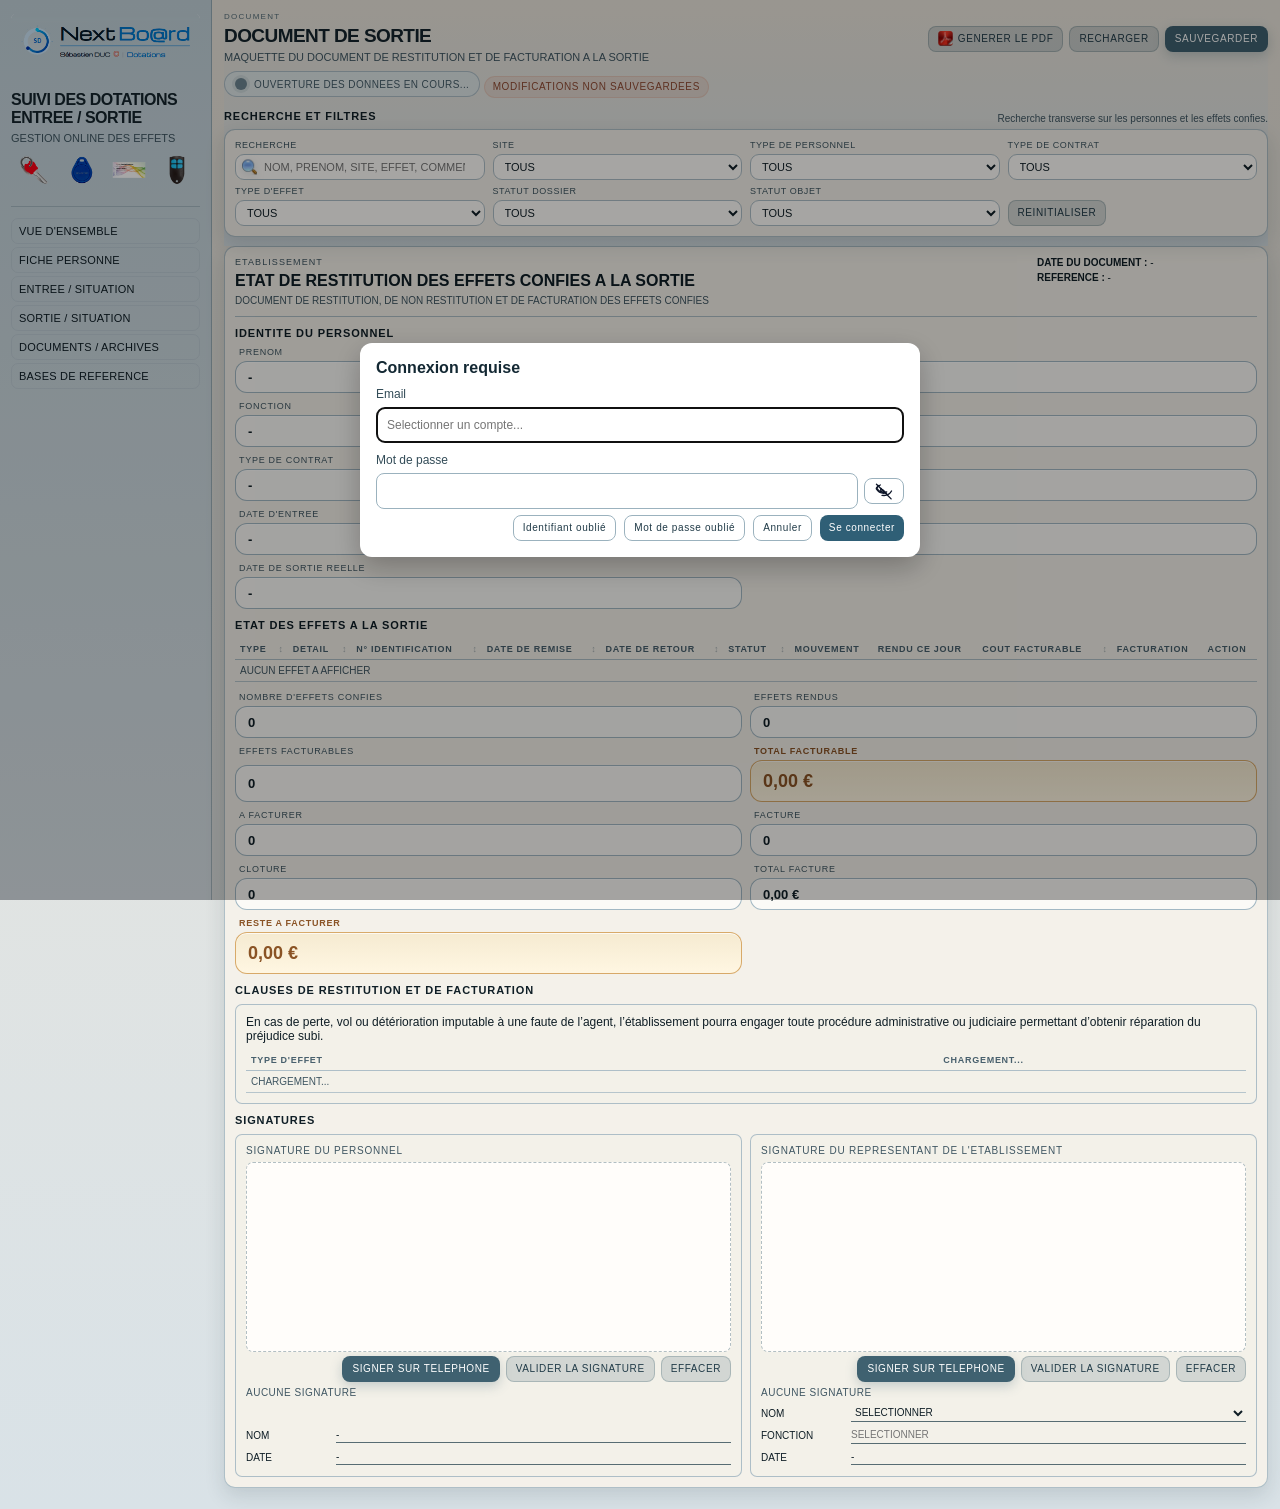
<file: document-sortie.html>
<!DOCTYPE html>
<html lang="fr">
  <head>
    <meta charset="UTF-8" />
    <meta name="viewport" content="width=device-width, initial-scale=1.0" />
    <title>Document de sortie</title>
        <link rel="icon" href="favicon.ico" type="image/x-icon" />
    <link rel="alternate icon" href="favicon-dark.ico" type="image/x-icon" />
    <link rel="stylesheet" href="style.css?v=20260624-pdf-sync-hidden" />
    <script defer src="http://127.0.0.1:3020/nextboard-presence.js?v=20260610-presence" data-dashboard-id="dotations"></script>
  </head>
  <body data-page="exit-document">
    <div class="app-shell">
      <aside class="sidebar">
        <div class="sidebar__brand">
          <div class="sidebar__brand-banner-wrap">
            <img src="assets/sidebar/bandeau-nextboard-sidebar-detoure.png?v=20260706-assets" alt="NextBoard" class="sidebar__brand-banner" />
          </div>
          <h1 class="sidebar__title">SUIVI DES DOTATIONS ENTREE / SORTIE</h1>
          <p class="sidebar__subtitle">
            GESTION ONLINE DES EFFETS
          </p>
          <div class="sidebar__project-icon" aria-hidden="true">
            <img src="assets/sidebar/icone-cle.png?v=20260706-assets" alt="" class="sidebar__project-icon-image" />
            <img src="assets/sidebar/icone-badge.png?v=20260706-assets" alt="" class="sidebar__project-icon-image" />
            <img src="assets/sidebar/icone-carte.png?v=20260706-assets" alt="" class="sidebar__project-icon-image" />
            <img src="assets/sidebar/icone-telecommande.png?v=20260706-assets" alt="" class="sidebar__project-icon-image" />
          </div>
        </div>

        <nav class="sidebar__nav">
          <a href="index.html" class="sidebar__link" data-nav="overview">VUE D'ENSEMBLE</a>
          <a href="fiche-personne.html" class="sidebar__link" data-nav="person-sheet">FICHE PERSONNE</a>
          <a href="document-arrivee.html" class="sidebar__link" data-nav="arrival-document">ENTREE / SITUATION</a>
          <a href="document-sortie.html" class="sidebar__link" data-nav="exit-document">SORTIE / SITUATION</a>
          <a href="documents-archives.html" class="sidebar__link" data-nav="documents-archives">DOCUMENTS / ARCHIVES</a>
          <a href="bases-reference.html" class="sidebar__link" data-nav="reference-bases">BASES DE REFERENCE</a>
        </nav>
      </aside>

      <main class="main-content">
        <div class="document-top-fixed">
        <header class="page-header">
          <div>
            <p class="page-header__eyebrow">DOCUMENT</p>
            <h2 class="page-header__title">DOCUMENT DE SORTIE</h2>
            <p class="page-header__subtitle">
              MAQUETTE DU DOCUMENT DE RESTITUTION ET DE FACTURATION A LA SORTIE
            </p>
          </div>
          <div class="page-header__actions">
            <button type="button" class="button button--secondary button--pdf js-open-pdf" data-doc-type="exit">
              <span class="button-pdf__icon" aria-hidden="true">
                <img src="assets/ui/icone-pdf.png" alt="" class="button-pdf__image" />
              </span>
              <span class="button-pdf__label">GENERER LE PDF</span>
            </button>
            <button type="button" class="button button--secondary js-load-data">RECHARGER</button>
            <button type="button" class="button button--primary js-save-data">SAUVEGARDER</button>
          </div>
        </header>
        <p class="data-status" id="data-status">OUVERTURE DES DONNEES EN COURS...</p>
        <p class="dirty-status" id="dirty-status" hidden>MODIFICATIONS NON SAUVEGARDEES</p>
        <section class="section document-picker-section">
          <div class="section__heading">
            <h3>RECHERCHE ET FILTRES</h3>
            <p>Recherche transverse sur les personnes et les effets confies.</p>
          </div>
          <div class="card">
            <form class="filter-form js-filter-form">
              <label class="field field--search field--search-compact field--overview-search picker-field">
                <span>RECHERCHE</span>
                <div class="search-input-wrap">
                  <span class="field__icon" aria-hidden="true"></span>
                  <input
                    type="search"
                    id="person-picker-search"
                    name="search"
                    list="person-picker-list"
                    placeholder="NOM, PRENOM, SITE, EFFET, COMMENTAIRE..."
                    autocomplete="off"
                  />
                </div>
                <datalist id="person-picker-list"></datalist>
                <div class="picker-suggestions" id="person-picker-suggestions" hidden></div>
              </label>

              <label class="field field--overview-site">
                <span>SITE</span>
                <select name="site"><option value="">TOUS</option></select>
              </label>

              <label class="field field--overview-type-personnel">
                <span>TYPE DE PERSONNEL</span>
                <select name="typePersonnel"><option value="">TOUS</option></select>
              </label>

              <label class="field field--overview-type-contrat">
                <span>TYPE DE CONTRAT</span>
                <select name="typeContrat"><option value="">TOUS</option></select>
              </label>

              <label class="field field--type-effet-compact field--overview-type-effet">
                <span>TYPE D'EFFET</span>
                <select name="typeEffet"><option value="">TOUS</option></select>
              </label>

              <label class="field field--overview-statut-dossier">
                <span>STATUT DOSSIER</span>
                <select name="statutDossier">
                  <option value="">TOUS</option>
                  <option value="EN POSTE">EN POSTE</option>
                  <option value="SORTIE PREVUE">SORTIE PREVUE</option>
                  <option value="SORTI">SORTI</option>
                </select>
              </label>

              <label class="field field--overview-statut-objet">
                <span>STATUT OBJET</span>
                <select name="statutObjet">
                  <option value="">TOUS</option>
                  <option value="ACTIF">ACTIF</option>
                  <option value="RESTITUE">RENDU</option>
                  <option value="NON RENDU">NON RENDU</option>
                  <option value="PERDU">PERDU</option>
                  <option value="HS">HS</option>
                </select>
              </label>

              <div class="form-actions form-actions--filters">
                <button type="reset" class="button button--secondary">REINITIALISER</button>
              </div>
            </form>
          </div>
        </section>
        </div>

        <section class="section">
          <article class="card arrival-document" id="exit-document">
            <header class="arrival-document__header">
              <div>
                <p class="arrival-document__eyebrow">ETABLISSEMENT</p>
                <h3 class="arrival-document__title">ETAT DE RESTITUTION DES EFFETS CONFIES A LA SORTIE</h3>
                <p class="arrival-document__subtitle">DOCUMENT DE RESTITUTION, DE NON RESTITUTION ET DE FACTURATION DES EFFETS CONFIES</p>
              </div>
              <div class="arrival-document__meta">
                <p><strong>DATE DU DOCUMENT :</strong> <span id="exit-doc-date">-</span></p>
                <p><strong>REFERENCE :</strong> <span id="exit-doc-reference">-</span></p>
              </div>
            </header>

            <section class="arrival-document__block">
              <div class="section__subheading section__subheading--stacked">
                <h4>IDENTITE DU PERSONNEL</h4>
              </div>
              <div class="document-grid">
                <div class="document-field"><span>PRENOM</span><strong id="exit-person-prenom">-</strong></div>
                <div class="document-field"><span>NOM</span><strong id="exit-person-nom">-</strong></div>
                <div class="document-field"><span>FONCTION</span><strong id="exit-person-fonction">-</strong></div>
                <div class="document-field"><span>TYPE DE PERSONNEL</span><strong id="exit-person-type-personnel">-</strong></div>
                <div class="document-field"><span>TYPE DE CONTRAT</span><strong id="exit-person-type-contrat">-</strong></div>
                <div class="document-field"><span>SITE(S)</span><strong id="exit-person-sites">-</strong></div>
                <div class="document-field"><span>DATE D'ENTREE</span><strong id="exit-person-date-entree">-</strong></div>
                <div class="document-field"><span>DATE DE SORTIE PREVUE</span><strong id="exit-person-date-sortie-prevue">-</strong></div>
                <div class="document-field"><span>DATE DE SORTIE REELLE</span><strong id="exit-person-date-sortie-reelle">-</strong></div>
              </div>
            </section>

            <section class="arrival-document__block">
              <div class="section__subheading section__subheading--stacked">
                <h4>ETAT DES EFFETS A LA SORTIE</h4>
              </div>
              <div class="table-wrap">
                <table class="data-table">
                  <thead>
                    <tr>
                      <th data-sort-table="exitEffects" data-sort-key="typeEffet">TYPE</th>
                      <th data-sort-table="exitEffects" data-sort-key="designation">DETAIL</th>
                      <th data-sort-table="exitEffects" data-sort-key="numeroIdentification">N° IDENTIFICATION</th>
                      <th data-sort-table="exitEffects" data-sort-key="dateRemise">DATE DE REMISE</th>
                      <th data-sort-table="exitEffects" data-sort-key="dateRetour">DATE DE RETOUR</th>
                      <th data-sort-table="exitEffects" data-sort-key="statut">STATUT</th>
                      <th>MOUVEMENT</th>
                      <th>RENDU CE JOUR</th>
                      <th data-sort-table="exitEffects" data-sort-key="coutFacturable">COUT FACTURABLE</th>
                      <th>FACTURATION</th>
                      <th class="document-effects-action-col">ACTION</th>
                    </tr>
                  </thead>
                  <tbody id="exit-effects-body">
                    <tr>
                      <td colspan="11" class="table-empty">AUCUN EFFET A AFFICHER</td>
                    </tr>
                  </tbody>
                </table>
              </div>
            </section>

            <section class="arrival-document__block">
              <div class="arrival-summary">
                <div class="document-field">
                  <span>NOMBRE D'EFFETS CONFIES</span>
                  <strong id="exit-total-effects">0</strong>
                </div>
                <div class="document-field">
                  <span>EFFETS RENDUS</span>
                  <strong id="exit-total-returned">0</strong>
                </div>
                <div class="document-field">
                  <span>EFFETS FACTURABLES</span>
                  <strong id="exit-total-chargeable">0</strong>
                </div>
                <div class="document-field document-field--total-facturable">
                  <span>TOTAL FACTURABLE</span>
                  <strong id="exit-total-value">0,00 €</strong>
                </div>
                <div class="document-field">
                  <span>A FACTURER</span>
                  <strong id="exit-total-billing-pending">0</strong>
                </div>
                <div class="document-field">
                  <span>FACTURE</span>
                  <strong id="exit-total-billing-billed">0</strong>
                </div>
                <div class="document-field">
                  <span>CLOTURE</span>
                  <strong id="exit-total-billing-closed">0</strong>
                </div>
                <div class="document-field">
                  <span>TOTAL FACTURE</span>
                  <strong id="exit-total-billed-value">0,00 €</strong>
                </div>
                <div class="document-field document-field--total-facturable">
                  <span>RESTE A FACTURER</span>
                  <strong id="exit-total-remaining-value">0,00 €</strong>
                </div>
              </div>
            </section>

            <section class="arrival-document__block">
              <div class="section__subheading section__subheading--stacked">
                <h4>CLAUSES DE RESTITUTION ET DE FACTURATION</h4>
              </div>
              <div class="document-clauses">
                <p class="document-clause--warning">En cas de perte, vol ou détérioration imputable à une faute de l’agent, l’établissement pourra engager toute procédure administrative ou judiciaire permettant d’obtenir réparation du préjudice subi.</p>
                <div class="table-wrap">
                  <table class="data-table data-table--document-costs">
                    <thead id="exit-costs-head">
                      <tr>
                        <th>TYPE D'EFFET</th>
                        <th>CHARGEMENT...</th>
                      </tr>
                    </thead>
                    <tbody id="exit-costs-body">
                      <tr>
                        <td colspan="2" class="table-empty">CHARGEMENT...</td>
                      </tr>
                    </tbody>
                  </table>
                </div>
              </div>
            </section>

            <section class="arrival-document__block arrival-document__block--signatures">
              <div class="section__subheading section__subheading--stacked">
                <h4>SIGNATURES</h4>
              </div>
              <div class="signature-grid">
                <div class="signature-box">
                  <p class="signature-box__title">SIGNATURE DU PERSONNEL</p>
                  <div class="signature-box__area">
                    <canvas
                      class="signature-box__canvas js-signature-canvas"
                      data-doc-type="exit"
                      data-signer="personnel"
                    ></canvas>
                  </div>
                  <div class="signature-box__actions">
                    <button
                      type="button"
                      class="button button--primary js-open-mobile-signature"
                      data-doc-type="exit"
                      data-signer="personnel"
                    >
                      SIGNER SUR TELEPHONE
                    </button>
                    <button
                      type="button"
                      class="button button--secondary js-signature-save"
                      data-doc-type="exit"
                      data-signer="personnel"
                    >
                      VALIDER LA SIGNATURE
                    </button>
                    <button
                      type="button"
                      class="button button--secondary js-signature-clear"
                      data-doc-type="exit"
                      data-signer="personnel"
                    >
                      EFFACER
                    </button>
                  </div>
                  <p class="signature-box__status" id="exit-signature-personnel-status">AUCUNE SIGNATURE</p>
                  <p class="signature-box__mobile-link" id="exit-mobile-signature-link-personnel" hidden></p>
                  <div class="signature-box__meta-grid">
                    <div class="signature-box__meta-row signature-box__meta-row--hidden" aria-hidden="true">
                      <span class="signature-box__meta-label">NOM</span>
                      <span class="signature-box__meta-line"></span>
                    </div>
                    <div class="signature-box__meta-row">
                      <span class="signature-box__meta-label">NOM</span>
                      <span class="signature-box__meta-value" id="exit-signature-person-name">-</span>
                    </div>
                    <div class="signature-box__meta-row">
                      <span class="signature-box__meta-label">DATE</span>
                      <span class="signature-box__meta-value" id="exit-signature-person-date">-</span>
                    </div>
                  </div>
                </div>
                <div class="signature-box">
                  <p class="signature-box__title">SIGNATURE DU REPRESENTANT DE L'ETABLISSEMENT</p>
                  <div class="signature-box__area">
                    <canvas
                      class="signature-box__canvas js-signature-canvas"
                      data-doc-type="exit"
                      data-signer="representant"
                    ></canvas>
                  </div>
                  <div class="signature-box__actions">
                    <button
                      type="button"
                      class="button button--primary js-open-mobile-signature"
                      data-doc-type="exit"
                      data-signer="representant"
                    >
                      SIGNER SUR TELEPHONE
                    </button>
                    <button
                      type="button"
                      class="button button--secondary js-signature-save"
                      data-doc-type="exit"
                      data-signer="representant"
                    >
                      VALIDER LA SIGNATURE
                    </button>
                    <button
                      type="button"
                      class="button button--secondary js-signature-clear"
                      data-doc-type="exit"
                      data-signer="representant"
                    >
                      EFFACER
                    </button>
                  </div>
                  <p class="signature-box__status" id="exit-signature-representant-status">AUCUNE SIGNATURE</p>
                  <p class="signature-box__mobile-link" id="exit-mobile-signature-link-representant" hidden></p>
                  <div class="signature-box__meta-grid">
                    <div class="signature-box__meta-row">
                      <span class="signature-box__meta-label">NOM</span>
                      <label class="signature-box__meta-input-wrap">
                        <select id="exit-signature-representant-name-input" class="signature-box__meta-input">
                          <option value="">SELECTIONNER</option>
                        </select>
                        <span class="signature-box__meta-value signature-box__meta-value--pdf" id="exit-signature-representant-name">-</span>
                      </label>
                    </div>
                    <div class="signature-box__meta-row">
                      <span class="signature-box__meta-label">FONCTION</span>
                      <label class="signature-box__meta-input-wrap">
                        <input type="text" id="exit-signature-representant-function-input" class="signature-box__meta-input" placeholder="SELECTIONNER" readonly />
                        <span class="signature-box__meta-value signature-box__meta-value--pdf" id="exit-signature-representant-function">-</span>
                      </label>
                    </div>
                    <div class="signature-box__meta-row">
                      <span class="signature-box__meta-label">DATE</span>
                      <span class="signature-box__meta-value" id="exit-signature-representant-date">-</span>
                    </div>
                  </div>
                </div>
              </div>
            </section>
          </article>
        </section>
      </main>
    </div>

    <script src="app.js?v=20260708-fast-mobile-signature"></script>
  </body>
</html>
</file>
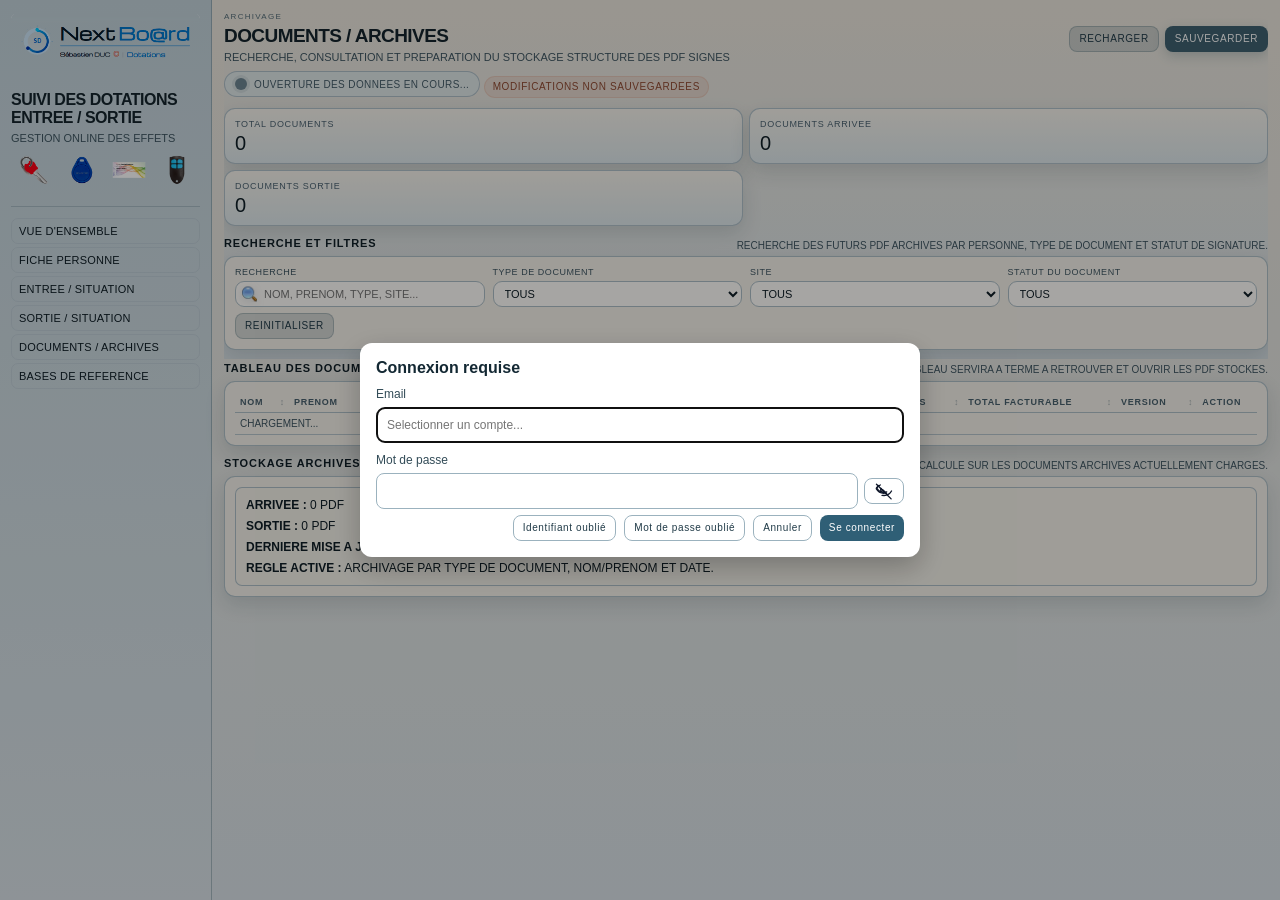
<file: documents-archives.html>
<!DOCTYPE html>
<html lang="fr">
  <head>
    <meta charset="UTF-8" />
    <meta name="viewport" content="width=device-width, initial-scale=1.0" />
    <title>Documents / Archives</title>
        <link rel="icon" href="favicon.ico" type="image/x-icon" />
    <link rel="alternate icon" href="favicon-dark.ico" type="image/x-icon" />
    <link rel="stylesheet" href="style.css?v=20260624-pdf-sync-hidden" />
    <script defer src="http://127.0.0.1:3020/nextboard-presence.js?v=20260610-presence" data-dashboard-id="dotations"></script>
  </head>
  <body data-page="documents-archives">
    <div class="app-shell">
      <aside class="sidebar">
        <div class="sidebar__brand">
          <div class="sidebar__brand-banner-wrap">
            <img src="assets/sidebar/bandeau-nextboard-sidebar-detoure.png?v=20260706-assets" alt="NextBoard" class="sidebar__brand-banner" />
          </div>
          <h1 class="sidebar__title">SUIVI DES DOTATIONS ENTREE / SORTIE</h1>
          <p class="sidebar__subtitle">GESTION ONLINE DES EFFETS</p>
          <div class="sidebar__project-icon" aria-hidden="true">
            <img src="assets/sidebar/icone-cle.png?v=20260706-assets" alt="" class="sidebar__project-icon-image" />
            <img src="assets/sidebar/icone-badge.png?v=20260706-assets" alt="" class="sidebar__project-icon-image" />
            <img src="assets/sidebar/icone-carte.png?v=20260706-assets" alt="" class="sidebar__project-icon-image" />
            <img src="assets/sidebar/icone-telecommande.png?v=20260706-assets" alt="" class="sidebar__project-icon-image" />
          </div>
        </div>

        <nav class="sidebar__nav">
          <a href="index.html" class="sidebar__link" data-nav="overview">VUE D'ENSEMBLE</a>
          <a href="fiche-personne.html" class="sidebar__link" data-nav="person-sheet">FICHE PERSONNE</a>
          <a href="document-arrivee.html" class="sidebar__link" data-nav="arrival-document">ENTREE / SITUATION</a>
          <a href="document-sortie.html" class="sidebar__link" data-nav="exit-document">SORTIE / SITUATION</a>
          <a href="documents-archives.html" class="sidebar__link" data-nav="documents-archives">DOCUMENTS / ARCHIVES</a>
          <a href="bases-reference.html" class="sidebar__link" data-nav="reference-bases">BASES DE REFERENCE</a>
        </nav>
      </aside>

      <main class="main-content">
        <div class="archives-top-fixed">
        <header class="page-header">
          <div>
            <p class="page-header__eyebrow">ARCHIVAGE</p>
            <h2 class="page-header__title">DOCUMENTS / ARCHIVES</h2>
            <p class="page-header__subtitle">RECHERCHE, CONSULTATION ET PREPARATION DU STOCKAGE STRUCTURE DES PDF SIGNES</p>
          </div>
          <div class="page-header__actions">
            <button type="button" class="button button--secondary js-load-data">RECHARGER</button>
            <button type="button" class="button button--primary js-save-data">SAUVEGARDER</button>
          </div>
        </header>
        <p class="data-status" id="data-status">OUVERTURE DES DONNEES EN COURS...</p>
        <p class="dirty-status" id="dirty-status" hidden>MODIFICATIONS NON SAUVEGARDEES</p>

        <section class="section">
          <div class="kpi-grid">
            <article class="kpi-card">
              <p class="kpi-card__label">TOTAL DOCUMENTS</p>
              <p class="kpi-card__value" id="archive-count-total">0</p>
            </article>
            <article class="kpi-card">
              <p class="kpi-card__label">DOCUMENTS ARRIVEE</p>
              <p class="kpi-card__value" id="archive-count-arrival">0</p>
            </article>
            <article class="kpi-card">
              <p class="kpi-card__label">DOCUMENTS SORTIE</p>
              <p class="kpi-card__value" id="archive-count-exit">0</p>
            </article>
          </div>
        </section>

        <section class="section">
          <div class="section__heading">
            <h3>RECHERCHE ET FILTRES</h3>
            <p>RECHERCHE DES FUTURS PDF ARCHIVES PAR PERSONNE, TYPE DE DOCUMENT ET STATUT DE SIGNATURE.</p>
          </div>

          <div class="card">
            <form id="documents-archives-filter-form" class="filter-form">
              <label class="field field--search">
                <span>RECHERCHE</span>
                <div class="search-input-wrap">
                  <span class="field__icon" aria-hidden="true"></span>
                  <input type="search" name="archiveSearch" placeholder="NOM, PRENOM, TYPE, SITE..." />
                </div>
              </label>

              <label class="field">
                <span>TYPE DE DOCUMENT</span>
                <select name="archiveTypeDocument">
                  <option value="">TOUS</option>
                  <option value="ARRIVEE">ARRIVEE</option>
                  <option value="SORTIE">SORTIE</option>
                </select>
              </label>

              <label class="field">
                <span>SITE</span>
                <select name="archiveSite">
                  <option value="">TOUS</option>
                </select>
              </label>

              <label class="field">
                <span>STATUT DU DOCUMENT</span>
                <select name="archiveStatutSignature">
                  <option value="">TOUS</option>
                  <option value="SIGNE">SIGNE</option>
                  <option value="EN ATTENTE DE SIGNATURE">EN ATTENTE DE SIGNATURE</option>
                  <option value="ATTENTE DE GENERATION">ATTENTE DE GENERATION</option>
                </select>
              </label>

              <div class="form-actions form-actions--filters">
                <button type="reset" class="button button--secondary">REINITIALISER</button>
              </div>
            </form>
          </div>
        </section>
        </div>

        <section class="section">
          <div class="section__heading">
            <h3>TABLEAU DES DOCUMENTS</h3>
            <p>CE TABLEAU SERVIRA A TERME A RETROUVER ET OUVRIR LES PDF STOCKES.</p>
          </div>

          <div class="card">
            <div class="table-wrap">
              <table class="data-table">
                <thead>
                  <tr>
                    <th data-sort-table="documentsArchives" data-sort-key="nom">NOM</th>
                    <th data-sort-table="documentsArchives" data-sort-key="prenom">PRENOM</th>
                    <th data-sort-table="documentsArchives" data-sort-key="typeDocument">TYPE</th>
                    <th data-sort-table="documentsArchives" data-sort-key="dateDocument">DATE DOCUMENT</th>
                    <th data-sort-table="documentsArchives" data-sort-key="heureDocument">HEURE</th>
                    <th data-sort-table="documentsArchives" data-sort-key="sites">SITE(S)</th>
                    <th data-sort-table="documentsArchives" data-sort-key="statutSignature">STATUT SIGNATURE</th>
                    <th data-sort-table="documentsArchives" data-sort-key="totalEffets">TOTAL EFFETS</th>
                    <th data-sort-table="documentsArchives" data-sort-key="totalFacturable">TOTAL FACTURABLE</th>
                    <th data-sort-table="documentsArchives" data-sort-key="version">VERSION</th>
                    <th>ACTION</th>
                  </tr>
                </thead>
                <tbody id="documents-archives-body">
                  <tr><td colspan="11" class="table-empty">CHARGEMENT...</td></tr>
                </tbody>
              </table>
            </div>
          </div>
        </section>

        <section class="section">
          <div class="section__heading">
            <h3>STOCKAGE ARCHIVES (ETAT REEL)</h3>
            <p>ETAT CALCULE SUR LES DOCUMENTS ARCHIVES ACTUELLEMENT CHARGES.</p>
          </div>

          <div class="card">
            <div class="document-clauses">
              <p><strong>ARRIVEE :</strong> <span id="archive-storage-arrival">0</span> PDF</p>
              <p><strong>SORTIE :</strong> <span id="archive-storage-exit">0</span> PDF</p>
              <p><strong>DERNIERE MISE A JOUR :</strong> <span id="archive-storage-last-update">AUCUNE</span></p>
              <p><strong>REGLE ACTIVE :</strong> ARCHIVAGE PAR TYPE DE DOCUMENT, NOM/PRENOM ET DATE.</p>
            </div>
          </div>
        </section>
      </main>
    </div>

    <script src="app.js?v=20260708-fast-mobile-signature"></script>
  </body>
</html>
</file>
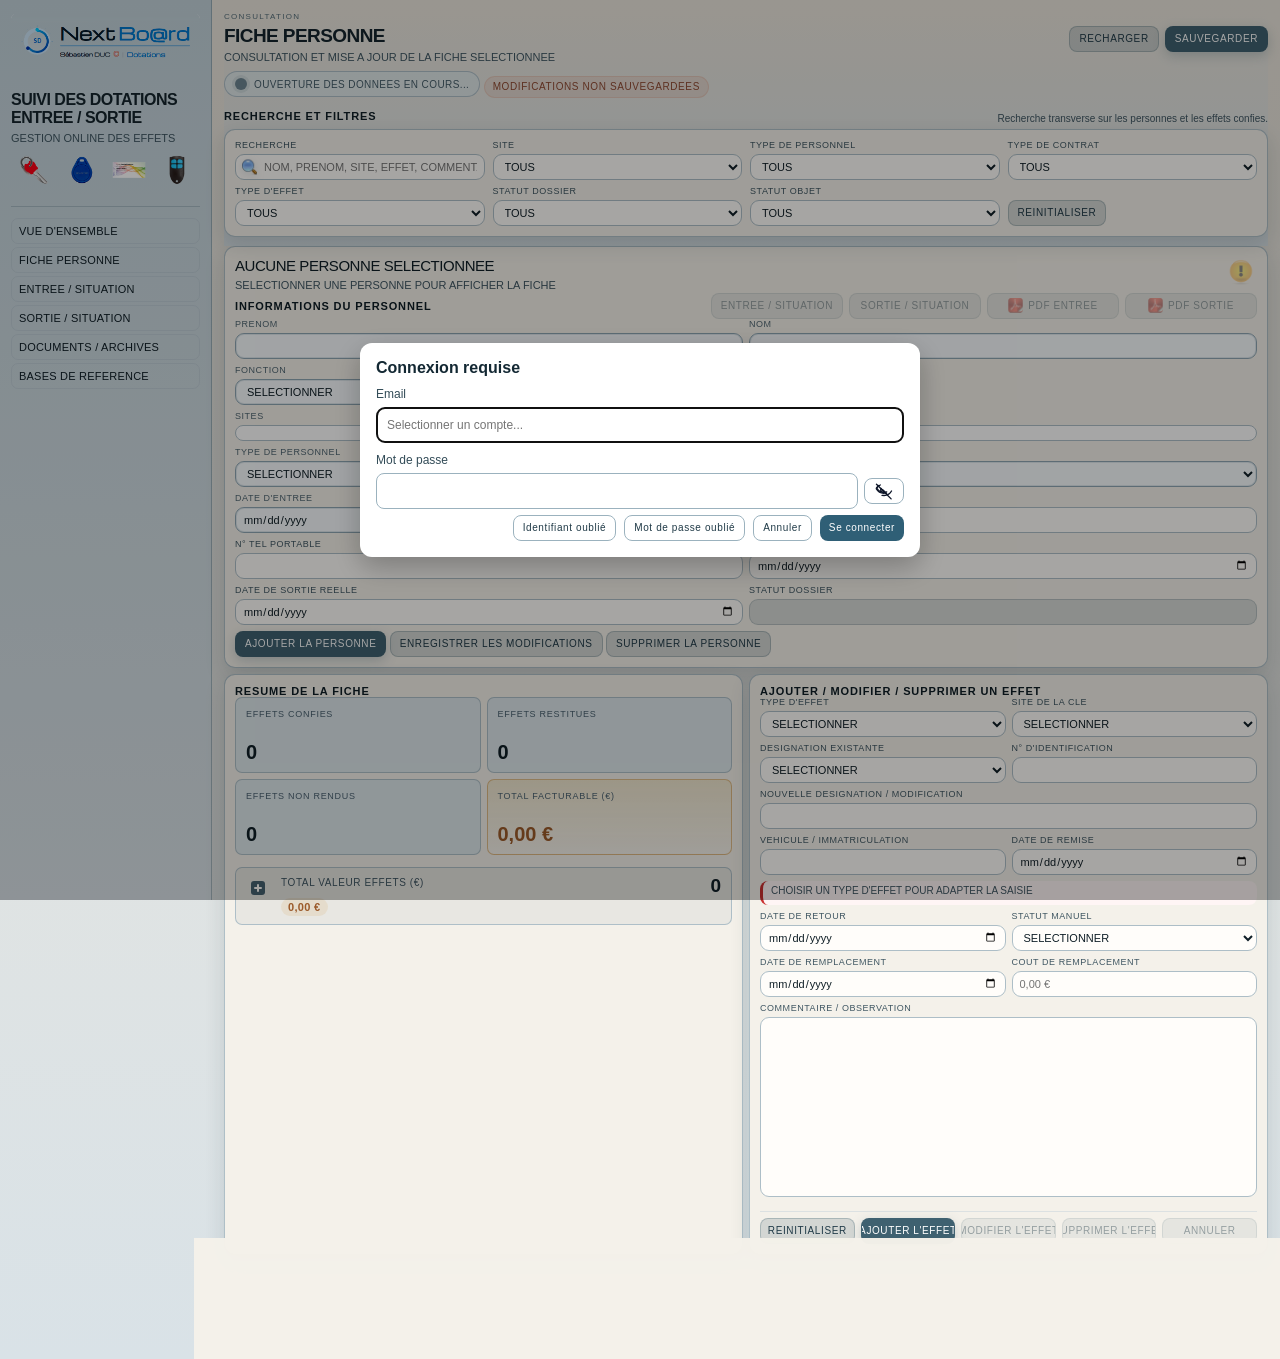
<file: fiche-personne.html>
<!DOCTYPE html>
<html lang="fr">
  <head>
    <meta charset="UTF-8" />
    <meta name="viewport" content="width=device-width, initial-scale=1.0" />
    <title>Fiche personne</title>
        <link rel="icon" href="favicon.ico" type="image/x-icon" />
    <link rel="alternate icon" href="favicon-dark.ico" type="image/x-icon" />
    <link rel="stylesheet" href="style.css?v=20260624-pdf-sync-hidden" />
    <script defer src="http://127.0.0.1:3020/nextboard-presence.js?v=20260610-presence" data-dashboard-id="dotations"></script>
  </head>
  <body data-page="person-sheet">
    <div class="app-shell">
      <aside class="sidebar">
        <div class="sidebar__brand">
          <div class="sidebar__brand-banner-wrap">
            <img src="assets/sidebar/bandeau-nextboard-sidebar-detoure.png?v=20260706-assets" alt="NextBoard" class="sidebar__brand-banner" />
          </div>
          <h1 class="sidebar__title">SUIVI DES DOTATIONS ENTREE / SORTIE</h1>
          <p class="sidebar__subtitle">
            GESTION ONLINE DES EFFETS
          </p>
          <div class="sidebar__project-icon" aria-hidden="true">
            <img src="assets/sidebar/icone-cle.png?v=20260706-assets" alt="" class="sidebar__project-icon-image" />
            <img src="assets/sidebar/icone-badge.png?v=20260706-assets" alt="" class="sidebar__project-icon-image" />
            <img src="assets/sidebar/icone-carte.png?v=20260706-assets" alt="" class="sidebar__project-icon-image" />
            <img src="assets/sidebar/icone-telecommande.png?v=20260706-assets" alt="" class="sidebar__project-icon-image" />
          </div>
        </div>

        <nav class="sidebar__nav">
          <a href="index.html" class="sidebar__link" data-nav="overview">VUE D'ENSEMBLE</a>
          <a href="fiche-personne.html" class="sidebar__link" data-nav="person-sheet">FICHE PERSONNE</a>
          <a href="document-arrivee.html" class="sidebar__link" data-nav="arrival-document">ENTREE / SITUATION</a>
          <a href="document-sortie.html" class="sidebar__link" data-nav="exit-document">SORTIE / SITUATION</a>
          <a href="documents-archives.html" class="sidebar__link" data-nav="documents-archives">DOCUMENTS / ARCHIVES</a>
          <a href="bases-reference.html" class="sidebar__link" data-nav="reference-bases">BASES DE REFERENCE</a>
        </nav>
      </aside>

      <main class="main-content">
        <div class="person-sheet-top-fixed">
        <header class="page-header">
          <div>
            <p class="page-header__eyebrow">CONSULTATION</p>
            <h2 class="page-header__title">FICHE PERSONNE</h2>
            <p class="page-header__subtitle">
              CONSULTATION ET MISE A JOUR DE LA FICHE SELECTIONNEE
            </p>
          </div>
          <div class="page-header__actions">
            <button type="button" class="button button--secondary js-load-data">RECHARGER</button>
            <button type="button" class="button button--primary js-save-data">SAUVEGARDER</button>
          </div>
        </header>
        <p class="data-status" id="data-status">OUVERTURE DES DONNEES EN COURS...</p>
        <p class="dirty-status" id="dirty-status" hidden>MODIFICATIONS NON SAUVEGARDEES</p>
        <section class="section document-picker-section">
          <div class="section__heading">
            <h3>RECHERCHE ET FILTRES</h3>
            <p>Recherche transverse sur les personnes et les effets confies.</p>
          </div>
          <div class="card">
            <form class="filter-form js-filter-form">
              <label class="field field--search field--search-compact field--overview-search picker-field">
                <span>RECHERCHE</span>
                <div class="search-input-wrap">
                  <span class="field__icon" aria-hidden="true"></span>
                  <input
                    type="text"
                    id="person-picker-search"
                    name="person-picker-search"
                    placeholder="NOM, PRENOM, SITE, EFFET, COMMENTAIRE..."
                    autocomplete="off" autocorrect="off" autocapitalize="off" spellcheck="false"
                  />
                </div>
                <div class="picker-suggestions" id="person-picker-suggestions" hidden></div>
              </label>

              <label class="field field--overview-site">
                <span>SITE</span>
                <select name="site"><option value="">TOUS</option></select>
              </label>

              <label class="field field--overview-type-personnel">
                <span>TYPE DE PERSONNEL</span>
                <select name="typePersonnel"><option value="">TOUS</option></select>
              </label>

              <label class="field field--overview-type-contrat">
                <span>TYPE DE CONTRAT</span>
                <select name="typeContrat"><option value="">TOUS</option></select>
              </label>

              <label class="field field--type-effet-compact field--overview-type-effet">
                <span>TYPE D'EFFET</span>
                <select name="typeEffet"><option value="">TOUS</option></select>
              </label>

              <label class="field field--overview-statut-dossier">
                <span>STATUT DOSSIER</span>
                <select name="statutDossier">
                  <option value="">TOUS</option>
                  <option value="EN POSTE">EN POSTE</option>
                  <option value="SORTIE PREVUE">SORTIE PREVUE</option>
                  <option value="SORTI">SORTI</option>
                </select>
              </label>

              <label class="field field--overview-statut-objet">
                <span>STATUT OBJET</span>
                <select name="statutObjet">
                  <option value="">TOUS</option>
                  <option value="ACTIF">ACTIF</option>
                  <option value="RESTITUE">RESTITUE</option>
                  <option value="NON RENDU">NON RENDU</option>
                  <option value="PERDU">PERDU</option>
                  <option value="HS">HS</option>
                </select>
              </label>

              <div class="form-actions form-actions--filters">
                <button type="reset" class="button button--secondary">REINITIALISER</button>
              </div>
            </form>
          </div>
        </section>
        </div>

        <section class="section">
          <div class="person-sheet">
            <article class="card">
              <div class="person-sheet__header">
                <div>
                  <p class="person-sheet__name" id="sheet-person-name">AUCUNE PERSONNE SELECTIONNEE</p>
                  <p class="person-sheet__meta" id="sheet-person-meta">
                    SELECTIONNER UNE PERSONNE POUR AFFICHER LA FICHE
                  </p>
                  <p class="date-alert" id="sheet-date-alert" hidden></p>
                </div>
                <span
                  class="status-pill status-pill--sheet status-pill--sheet-pending"
                  id="sheet-person-status"
                  title="EN ATTENTE"
                  aria-label="EN ATTENTE"
                >
                  EN ATTENTE
                </span>
              </div>

              <div class="section__subheading">
                <h4>INFORMATIONS DU PERSONNEL</h4>
                <div class="sheet-document-actions">
                  <button type="button" class="button button--secondary" id="sheet-open-arrival-document" disabled>
                    ENTREE / SITUATION
                  </button>
                  <button type="button" class="button button--secondary" id="sheet-open-exit-document" disabled>
                    SORTIE / SITUATION
                  </button>
                  <button type="button" class="button button--secondary button--pdf" id="sheet-open-arrival-pdf" disabled>
                    <span class="button-pdf__icon" aria-hidden="true">
                      <img src="assets/ui/icone-pdf.png" alt="" class="button-pdf__image" />
                    </span>
                    <span class="button-pdf__label">PDF ENTREE</span>
                  </button>
                  <button type="button" class="button button--secondary button--pdf" id="sheet-open-exit-pdf" disabled>
                    <span class="button-pdf__icon" aria-hidden="true">
                      <img src="assets/ui/icone-pdf.png" alt="" class="button-pdf__image" />
                    </span>
                    <span class="button-pdf__label">PDF SORTIE</span>
                  </button>
                </div>
              </div>

              <form class="person-form person-form--sheet" id="person-sheet-form">
                <label class="field field--key">
                  <span>PRENOM</span>
                  <input type="text" name="sheetPrenom" required />
                </label>

                <label class="field field--key">
                  <span>NOM</span>
                  <input type="text" name="sheetNom" required />
                </label>

                  <label class="field field--key">
                    <span>FONCTION</span>
                    <select name="sheetFonction" required>
                      <option value="">SELECTIONNER</option>
                    </select>
                  </label>

                  <label class="field field--full field--key">
                    <span>SITES</span>
                    <div class="site-selector" id="sheet-site-selector"></div>
                </label>

                <label class="field field--key">
                  <span>TYPE DE PERSONNEL</span>
                  <select name="sheetTypePersonnel" required>
                    <option value="">SELECTIONNER</option>
                  </select>
                </label>

                <label class="field field--key">
                  <span>TYPE DE CONTRAT</span>
                  <select name="sheetTypeContrat" required>
                    <option value="">SELECTIONNER</option>
                  </select>
                </label>

                <label class="field field--key">
                  <span>DATE D'ENTREE</span>
                  <input type="date" name="sheetDateEntree" required />
                </label>

                <label class="field">
                  <span>ADRESSE MAIL</span>
                  <input type="email" name="sheetEmail" />
                </label>

                <label class="field">
                  <span>N° TEL PORTABLE</span>
                  <input type="tel" name="sheetPhoneMobile" />
                </label>

                <label class="field">
                  <span>DATE DE SORTIE PREVUE</span>
                  <input type="date" name="sheetDateSortiePrevue" />
                </label>

                <label class="field">
                  <span>DATE DE SORTIE REELLE</span>
                  <input type="date" name="sheetDateSortieReelle" />
                </label>

                <label class="field">
                  <span>STATUT DOSSIER</span>
                  <input type="text" name="sheetStatutDossier" class="status-field" readonly />
                </label>

                  <div class="form-actions">
                    <button type="button" class="button button--primary" id="sheet-add-person">
                      AJOUTER LA PERSONNE
                    </button>
                    <button type="submit" class="button button--secondary" id="sheet-save-person">
                      ENREGISTRER LES MODIFICATIONS
                    </button>
                  <button type="button" class="button button--secondary js-delete-person" id="sheet-delete-person">
                    SUPPRIMER LA PERSONNE
                  </button>
                </div>
              </form>
            </article>

            <div class="sheet-grid">
              <article class="card">
                <div class="section__subheading">
                  <h4>RESUME DE LA FICHE</h4>
                </div>
                <div class="summary-grid">
                  <div class="summary-item">
                    <span class="summary-item__label">EFFETS CONFIES</span>
                    <strong class="summary-item__value" id="sheet-summary-total">0</strong>
                  </div>
                  <div class="summary-item">
                    <span class="summary-item__label">EFFETS RESTITUES</span>
                    <strong class="summary-item__value" id="sheet-summary-returned">0</strong>
                  </div>
                  <div class="summary-item">
                    <span class="summary-item__label">EFFETS NON RENDUS</span>
                    <strong class="summary-item__value" id="sheet-summary-missing">0</strong>
                  </div>
                  <div class="summary-item summary-item--cost">
                    <span class="summary-item__label">TOTAL FACTURABLE (€)</span>
                    <strong class="summary-item__value" id="sheet-summary-cost">0,00 €</strong>
                  </div>
                </div>
                <div class="effect-type-kpis" id="sheet-effect-type-kpis"></div>
                <div class="effect-type-kpi effect-type-kpi--total">
                  <span class="effect-type-kpi__icon effect-type-kpi__icon--total" aria-hidden="true">
                    <svg viewBox="0 0 24 24" focusable="false">
                      <rect x="5" y="5" width="14" height="14" rx="3" fill="currentColor"></rect>
                      <path d="M9 12h6M12 9v6" stroke="#FBFAF7" stroke-width="2" stroke-linecap="round"></path>
                    </svg>
                  </span>
                  <div class="effect-type-kpi__content">
                    <span class="effect-type-kpi__label">TOTAL VALEUR EFFETS (€)</span>
                    <strong class="effect-type-kpi__value" id="sheet-kpi-total-types">0</strong>
                    <span class="effect-type-kpi__amount effect-type-kpi__amount--total" id="sheet-kpi-total-amount">0,00 €</span>
                  </div>
                </div>
              </article>

              <article class="card">
                <div class="section__subheading">
                  <h4>AJOUTER / MODIFIER / SUPPRIMER UN EFFET</h4>
                </div>

                <form class="effect-form" id="effect-form">
                  <label class="field">
                    <span>TYPE D'EFFET</span>
                    <select name="typeEffet">
                      <option value="">SELECTIONNER</option>
                    </select>
                  </label>

                  <label class="field" id="effect-reference-site-field">
                    <span id="effect-reference-site-label">SITE DE LA CLE</span>
                    <select name="referenceSite">
                      <option value="">SELECTIONNER</option>
                    </select>
                  </label>

                  <label class="field" id="effect-reference-field">
                    <span id="effect-reference-label">DESIGNATION EXISTANTE</span>
                    <select name="referenceEffet" id="effect-reference-select">
                      <option value="">SELECTIONNER</option>
                    </select>
                  </label>

                  <label class="field field--wide" id="effect-designation-field">
                    <span id="effect-designation-label">NOUVELLE DESIGNATION / MODIFICATION</span>
                    <input type="text" name="designationLibre" />
                  </label>

                    <label class="field">
                      <span id="effect-number-label">N° D'IDENTIFICATION</span>
                      <input type="text" name="numeroIdentification" />
                    </label>

                    <label class="field" id="effect-vehicle-field">
                      <span id="effect-vehicle-label">VEHICULE / IMMATRICULATION</span>
                      <input type="text" name="vehiculeImmatriculation" />
                    </label>

                    <p class="field-help field-help--full" id="effect-form-help">
                      CHOISIR UN TYPE D'EFFET POUR ADAPTER LA SAISIE
                    </p>

                  <label class="field">
                    <span>DATE DE REMISE</span>
                    <input type="date" name="dateRemise" />
                  </label>

                  <label class="field">
                    <span>DATE DE RETOUR</span>
                    <input type="date" name="dateRetour" />
                  </label>

                  <label class="field">
                    <span>STATUT MANUEL</span>
                    <select name="statutManuel">
                      <option value="">SELECTIONNER</option>
                    </select>
                  </label>

                  <label class="field">
                    <span>DATE DE REMPLACEMENT</span>
                    <input type="date" name="dateRemplacement" />
                  </label>

                  <label class="field" id="effect-cost-field">
                    <span>COUT DE REMPLACEMENT</span>
                    <input type="text" name="coutRemplacement" inputmode="decimal" placeholder="0,00 €" />
                  </label>

                  <label class="field field--full">
                    <span>COMMENTAIRE / OBSERVATION</span>
                    <textarea name="commentaire" rows="3"></textarea>
                  </label>

                  <div class="form-actions form-actions--effect-submit">
                    <button type="button" class="button button--secondary" id="effect-reset-fields-button">REINITIALISER</button>
                    <button type="button" class="button button--primary" id="effect-add-button">AJOUTER L'EFFET</button>
                    <button type="button" class="button button--secondary" id="effect-update-button" disabled>MODIFIER L'EFFET</button>
                    <button type="button" class="button button--secondary" id="effect-delete-button" disabled>SUPPRIMER L'EFFET</button>
                    <button type="button" class="button button--secondary" id="effect-cancel-button" disabled>ANNULER</button>
                  </div>
                </form>
              </article>
            </div>

            <article class="card">
              <div class="section__subheading">
                <h4>EFFETS CONFIES</h4>
              </div>

              <div class="table-wrap">
                <table class="data-table">
                  <thead>
                    <tr>
                      <th data-sort-table="sheetEffects" data-sort-key="typeEffet">TYPE</th>
                      <th data-sort-table="sheetEffects" data-sort-key="designation">DESIGNATION</th>
                      <th data-sort-table="sheetEffects" data-sort-key="siteReference">SITE</th>
                      <th data-sort-table="sheetEffects" data-sort-key="numeroIdentification">N° IDENTIFICATION</th>
                      <th data-sort-table="sheetEffects" data-sort-key="dateRemise">DATE REMISE</th>
                      <th data-sort-table="sheetEffects" data-sort-key="dateRetour">DATE RETOUR</th>
                      <th data-sort-table="sheetEffects" data-sort-key="statut">STATUT</th>
                      <th>MOUVEMENT</th>
                      <th data-sort-table="sheetEffects" data-sort-key="dateRemplacement">DATE REMPLACEMENT</th>
                      <th data-sort-table="sheetEffects" data-sort-key="cout">COUT</th>
                      <th data-sort-table="sheetEffects" data-sort-key="commentaire">COMMENTAIRE</th>
                    </tr>
                  </thead>
                  <tbody id="sheet-effects-body">
                    <tr>
                      <td colspan="11" class="table-empty">AUCUN EFFET A AFFICHER</td>
                    </tr>
                  </tbody>
                </table>
              </div>
            </article>
          </div>
        </section>
      </main>
    </div>

    <script>
      (function () {
        var url = new URL(window.location.href);
        var legacy = url.searchParams.get("personld");
        var current = url.searchParams.get("personId");
        if (!current && legacy) {
          url.searchParams.set("personId", legacy);
          url.searchParams.delete("personld");
          window.history.replaceState({}, "", url.toString());
        }
      })();
    </script>
    <script src="app.js?v=20260708-fast-mobile-signature"></script>
  </body>
</html>
</file>
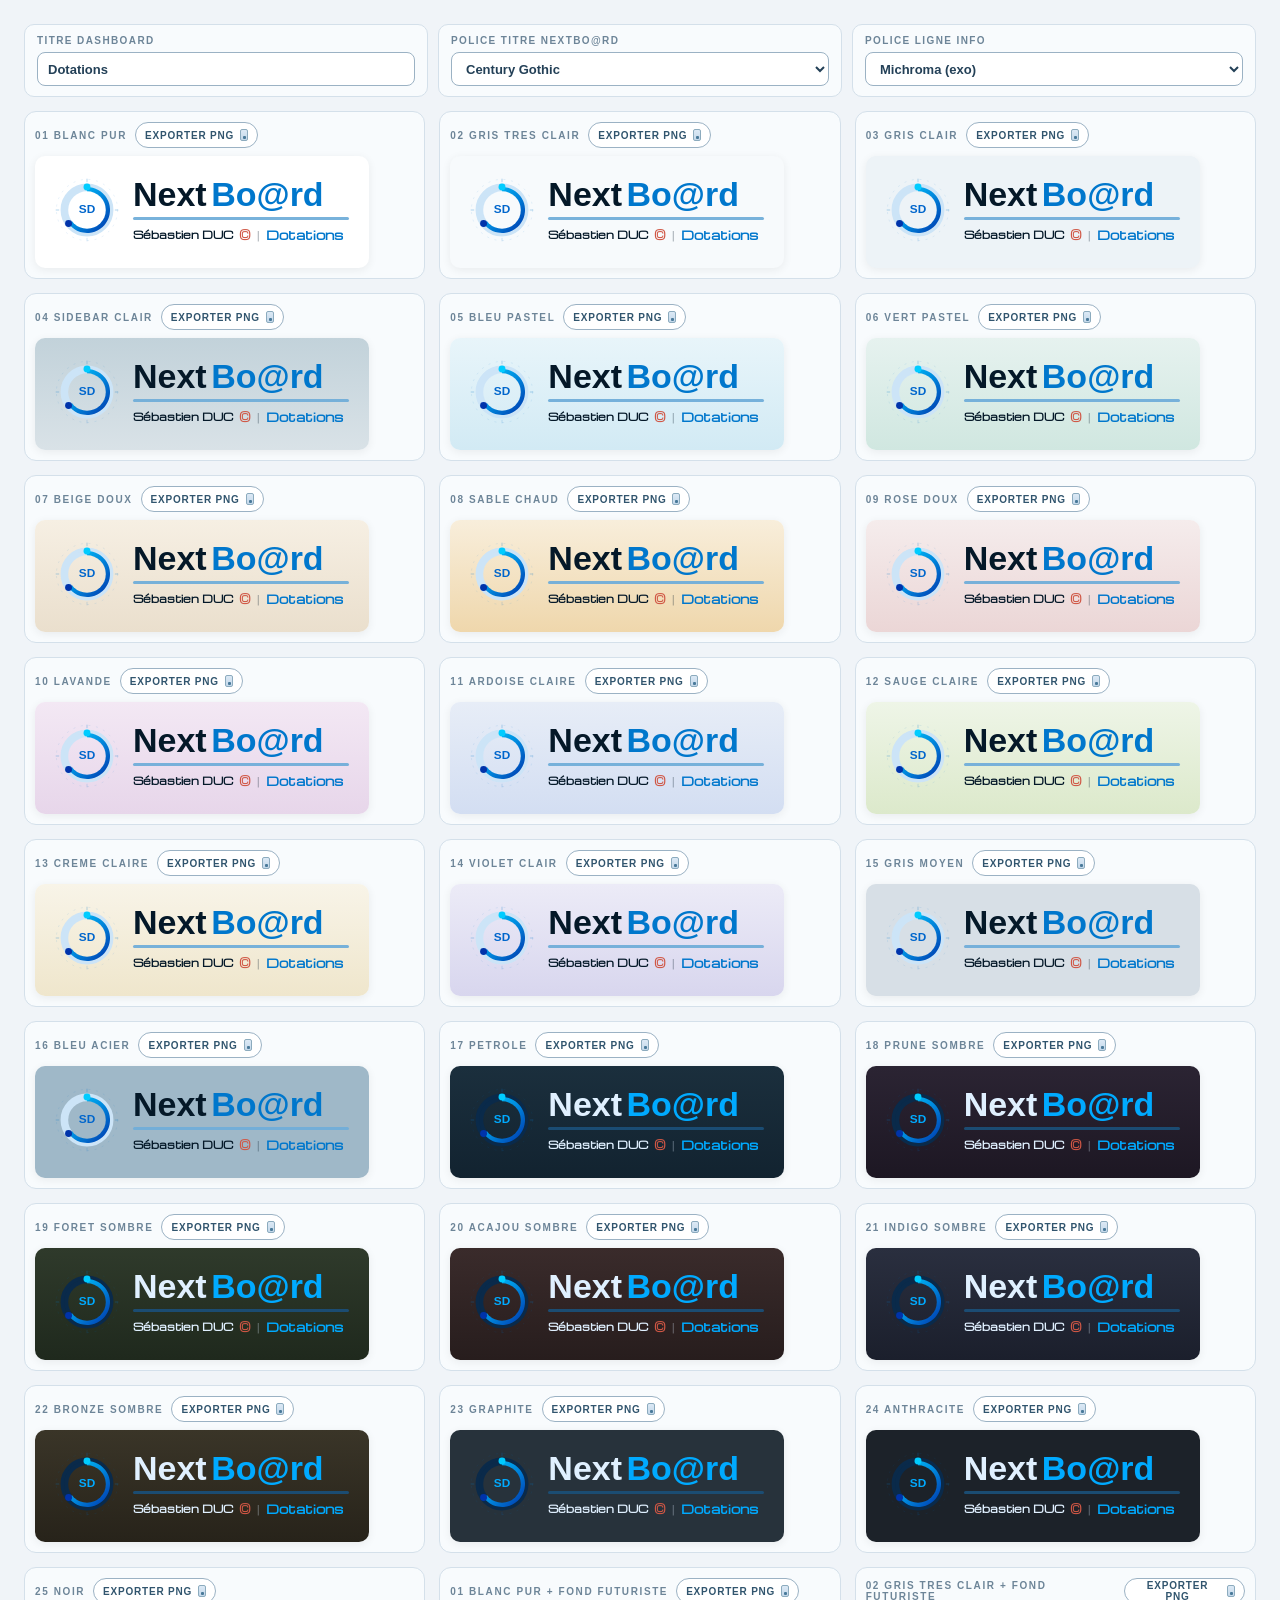
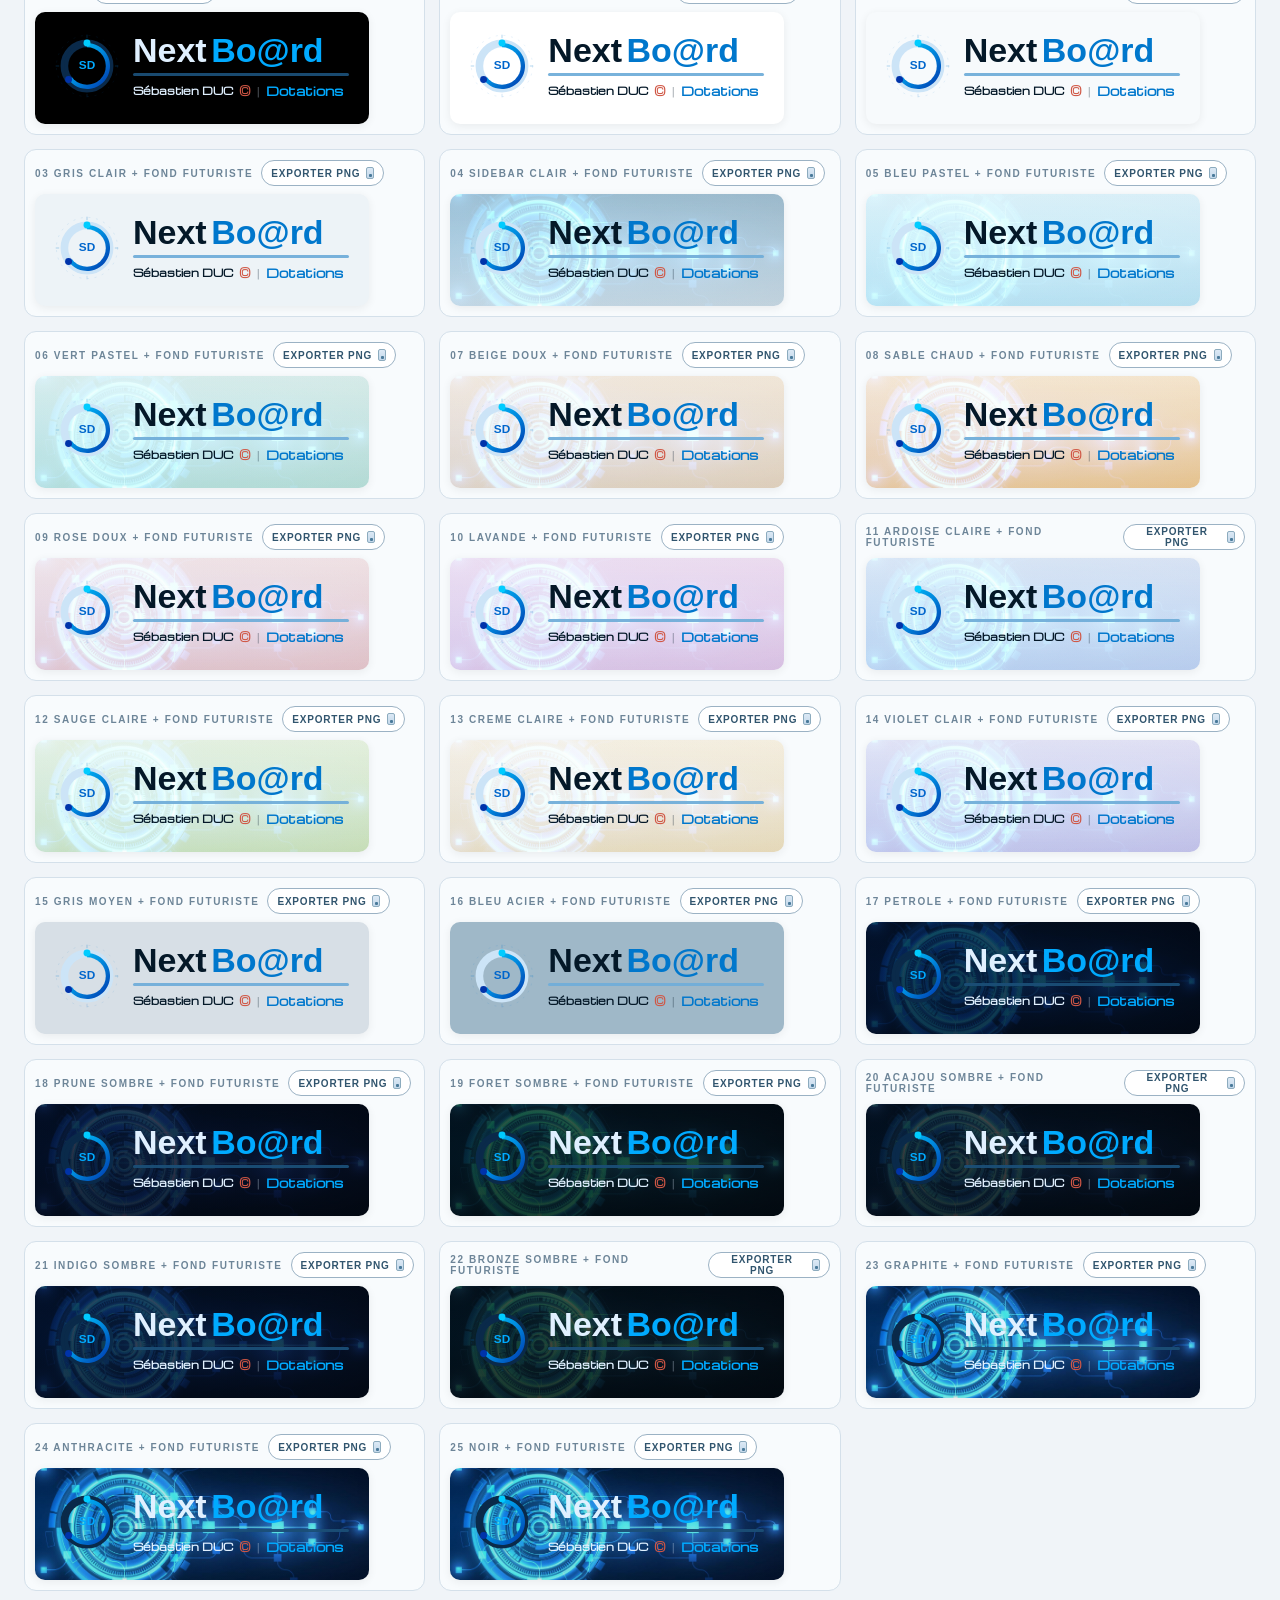
<file: nexboard_composant_v3.html>
<!DOCTYPE html>
<html lang="fr">
<head>
  <meta charset="UTF-8">
  <title>NextBoard Logo</title>
  <link href="https://fonts.googleapis.com/css2?family=Orbitron:wght@500;700&family=Exo+2:wght@500;700&family=Rajdhani:wght@500;700&family=Oxanium:wght@500;700&family=Syncopate:wght@400;700&family=Audiowide&family=Space+Grotesk:wght@500;700&family=Chakra+Petch:wght@500;700&family=Quantico:wght@400;700&family=Michroma&family=Teko:wght@500;700&family=Zen+Dots&family=Wallpoet&family=Major+Mono+Display&display=swap" rel="stylesheet">
  <style>
    * { margin: 0; padding: 0; box-sizing: border-box; }
    body {
      font-family: 'IBM Plex Sans', sans-serif;
      background: #f0f4f8;
      min-height: 100vh;
      padding: 24px;
    }
    .demo-grid {
      width: 100%;
      max-width: 1800px;
      display: grid;
      grid-template-columns: repeat(auto-fit, minmax(360px, 1fr));
      gap: 14px;
      align-items: stretch;
    }
    .font-controls {
      width: 100%;
      max-width: 1800px;
      display: grid;
      grid-template-columns: repeat(auto-fit, minmax(300px, 1fr));
      gap: 10px;
      margin-bottom: 14px;
    }
    .font-control-card {
      border: 1px solid #d4e0ea;
      border-radius: 10px;
      background: #f8fbfd;
      padding: 10px 12px;
    }
    .font-control-label {
      font-size: 10px;
      letter-spacing: 0.14em;
      color: #6d8598;
      text-transform: uppercase;
      font-weight: 600;
      margin-bottom: 6px;
    }
    .font-select {
      width: 100%;
      height: 34px;
      border-radius: 8px;
      border: 1px solid #9bb2c4;
      background: #fff;
      color: #234057;
      padding: 0 10px;
      font-size: 13px;
      font-weight: 600;
    }
    .demo-item {
      border: 1px solid #d4e0ea;
      border-radius: 12px;
      padding: 10px;
      background: #f8fbfd;
      display: flex;
      flex-direction: column;
      align-items: flex-start;
    }
    .demo-head {
      display: flex;
      align-items: center;
      justify-content: space-between;
      gap: 8px;
      margin-bottom: 8px;
    }
    .demo-label {
      font-size: 10px;
      letter-spacing: 0.16em;
      color: #6d8598;
      text-transform: uppercase;
      font-weight: 600;
    }
    .btn-export {
      display: inline-flex;
      align-items: center;
      gap: 6px;
      height: 26px;
      padding: 0 9px;
      border: 1px solid #9bb2c4;
      border-radius: 999px;
      background: #ffffff;
      color: #31556e;
      font-size: 10px;
      letter-spacing: 0.08em;
      font-weight: 700;
      cursor: pointer;
    }
    .btn-export:hover { background: #eef5fb; }
    .ico-right {
      width: 8px; /* largeur reduite de l'icone a droite */
      height: 12px;
      border-radius: 2px;
      background: linear-gradient(180deg, #dce9f5 0%, #c4d8ea 100%);
      border: 1px solid #8cabbe;
      display: inline-block;
      position: relative;
      flex-shrink: 0;
    }
    .ico-right::after {
      content: "";
      position: absolute;
      right: 1px;
      bottom: 1px;
      width: 3px;
      height: 3px;
      border-radius: 1px;
      background: #4a7a9a;
    }
    .demo-card {
      border-radius: 10px;
      padding: 14px 20px;
      box-shadow: 0 2px 10px #0001;
      display: inline-flex;
      align-items: center;
      width: fit-content;
      max-width: 100%;
    }

    /* ── Le logo s'adapte en largeur, jamais de coupure ── */
    .nexboard-logo-wrap { display: inline-flex; align-items: center; gap: 14px; white-space: nowrap; }

    .nexboard-donut { flex-shrink: 0; width: 64px; height: 80px; }
    .nexboard-donut svg { width: 100%; height: 100%; }

    .nexboard-text { display: flex; flex-direction: column; gap: 6px; }

    .nexboard-wordmark { line-height: 1; }
    .nexboard-wordmark .next   { font-size: 34px; font-weight: 700; }
    .nexboard-wordmark .board { font-size: 34px; font-weight: 700; }

    .nexboard-sep { height: 3px; width: 100%; border-radius: 999px; opacity: 0.95; }

    .nexboard-info {
      display: flex;
      align-items: center;
      gap: 6px;
      font-size: 12px;
      white-space: nowrap;
    }
    .nexboard-info .owner { font-weight: 600; font-size: 10px; }
    .nexboard-info .copy  { font-weight: 400; font-size: 13px; }
    .nexboard-info .pipe  { opacity: 0.3; }
    .nexboard-info .titre { font-weight: 700; }
    .nexboard-info .periode { font-weight: 400; }
  </style>
</head>
<body>
<div class="font-controls">
  <div class="font-control-card">
    <div class="font-control-label">Titre dashboard</div>
    <input id="dashboard-title-input" class="font-select" type="text" value="Dotations">
  </div>
  <div class="font-control-card">
    <div class="font-control-label">Police titre NextBo@rd</div>
    <select id="font-wordmark-select" class="font-select"></select>
  </div>
  <div class="font-control-card">
    <div class="font-control-label">Police ligne info</div>
    <select id="font-info-select" class="font-select"></select>
  </div>
</div>
<div id="demo-grid" class="demo-grid"></div>

<script>
/* ════════════════════════════════════════
   ✏️  MODIFIE CES 2 VARIABLES
════════════════════════════════════════ */
let TITRE   = "Dotations";
const PERIODE = "";
const TECH_BG_URL = "assets/images/branding/fond-futuriste-tech.jpg";
const FONT_OPTIONS = [
  { label: "Century Gothic", value: "'Century Gothic','Avenir Next',Avenir,sans-serif" },
  { label: "Michroma (exo)", value: "'Michroma',sans-serif" },
  { label: "Zen Dots (exo)", value: "'Zen Dots',sans-serif" },
  { label: "Wallpoet (exo)", value: "'Wallpoet',sans-serif" },
  { label: "Major Mono Display (cyber)", value: "'Major Mono Display',monospace" },
  { label: "Chakra Petch (neo-tech)", value: "'Chakra Petch',sans-serif" },
  { label: "Quantico (mil-tech)", value: "'Quantico',sans-serif" },
  { label: "Teko (industriel)", value: "'Teko',sans-serif" },
  { label: "Orbitron (futuriste)", value: "'Orbitron',sans-serif" },
  { label: "Exo 2 (tech)", value: "'Exo 2',sans-serif" },
  { label: "Rajdhani (tech)", value: "'Rajdhani',sans-serif" },
  { label: "Oxanium (futuriste)", value: "'Oxanium',sans-serif" },
  { label: "Syncopate (display)", value: "'Syncopate',sans-serif" },
  { label: "Audiowide (display)", value: "'Audiowide',sans-serif" },
  { label: "Space Grotesk (moderne)", value: "'Space Grotesk',sans-serif" },
  { label: "IBM Plex Sans", value: "'IBM Plex Sans',sans-serif" },
  { label: "Montserrat", value: "'Montserrat',sans-serif" },
  { label: "Poppins", value: "'Poppins',sans-serif" },
  { label: "Nunito", value: "'Nunito',sans-serif" },
  { label: "Roboto", value: "'Roboto',sans-serif" },
  { label: "Trebuchet MS", value: "'Trebuchet MS',sans-serif" },
  { label: "Verdana", value: "Verdana,sans-serif" },
  { label: "Tahoma", value: "Tahoma,sans-serif" },
  { label: "Arial", value: "Arial,sans-serif" }
];
let SELECTED_WORDMARK_FONT = FONT_OPTIONS[0].value;
let SELECTED_INFO_FONT = FONT_OPTIONS[1].value;
const BASE_VARIANTS = [
  { name: "01 Blanc pur", bg: "#ffffff", theme: "light" },
  { name: "02 Gris tres clair", bg: "#f7fafc", theme: "light" },
  { name: "03 Gris clair", bg: "#edf3f7", theme: "light" },
  { name: "04 Sidebar clair", bg: "linear-gradient(180deg, #c2d2da 0%, #d9e2e7 100%)", theme: "light" },
  { name: "05 Bleu pastel", bg: "linear-gradient(180deg, #e8f5fa 0%, #d2eaf4 100%)", theme: "light" },
  { name: "06 Vert pastel", bg: "linear-gradient(180deg, #e6f2ef 0%, #d0e7e0 100%)", theme: "light" },
  { name: "07 Beige doux", bg: "linear-gradient(180deg, #f6efe3 0%, #eadfcd 100%)", theme: "light" },
  { name: "08 Sable chaud", bg: "linear-gradient(180deg, #f8eedb 0%, #efd7ac 100%)", theme: "light" },
  { name: "09 Rose doux", bg: "linear-gradient(180deg, #f5ecec 0%, #ebd6d6 100%)", theme: "light" },
  { name: "10 Lavande", bg: "linear-gradient(180deg, #f3e8f4 0%, #e7d6ea 100%)", theme: "light" },
  { name: "11 Ardoise claire", bg: "linear-gradient(180deg, #e7edf7 0%, #d3def2 100%)", theme: "light" },
  { name: "12 Sauge claire", bg: "linear-gradient(180deg, #eef5e7 0%, #dce9cb 100%)", theme: "light" },
  { name: "13 Creme claire", bg: "linear-gradient(180deg, #f8f4e8 0%, #efe6cc 100%)", theme: "light" },
  { name: "14 Violet clair", bg: "linear-gradient(180deg, #ecebf7 0%, #d8d6ee 100%)", theme: "light" },
  { name: "15 Gris moyen", bg: "#d7dfe6", theme: "light" },
  { name: "16 Bleu acier", bg: "#9fb8c8", theme: "light" },
  { name: "17 Petrole", bg: "linear-gradient(180deg, #1b2f3d 0%, #122330 100%)", theme: "dark" },
  { name: "18 Prune sombre", bg: "linear-gradient(180deg, #2b2433 0%, #1d1723 100%)", theme: "dark" },
  { name: "19 Foret sombre", bg: "linear-gradient(180deg, #2f3a2b 0%, #1f291d 100%)", theme: "dark" },
  { name: "20 Acajou sombre", bg: "linear-gradient(180deg, #3a2b2b 0%, #271d1d 100%)", theme: "dark" },
  { name: "21 Indigo sombre", bg: "linear-gradient(180deg, #2a2f3f 0%, #1b1f2c 100%)", theme: "dark" },
  { name: "22 Bronze sombre", bg: "linear-gradient(180deg, #3a3528 0%, #27231a 100%)", theme: "dark" },
  { name: "23 Graphite", bg: "#27323b", theme: "dark" },
  { name: "24 Anthracite", bg: "#1c2229", theme: "dark" },
  { name: "25 Noir", bg: "#000000", theme: "dark" }
];
function buildVariants() {
  const textured = BASE_VARIANTS.map((v) => ({
    ...v,
    name: `${v.name} + fond futuriste`,
    textured: true
  }));
  return [...BASE_VARIANTS, ...textured];
}
/* ════════════════════════════════════════ */

function nexboardLogo({ titre, periode, theme }) {

  const isDark   = theme === "dark";
  const txtMain  = isDark ? "#e0f0ff" : "#041828";
  const txtSub   = isDark ? "#4a8aaa" : "#4a7a9a";
  const txtMuted = isDark ? "#2a6a9a" : "#88bbdd";
  const trackC   = isDark ? "#0a2a4a" : "#cce4f7";
  const sdColor  = isDark ? "#00aaff" : "#0066cc";
  const nxColor  = isDark ? "#00aaff" : "#0077cc";
  const sepC     = isDark ? "#1b4f77" : "#71aeda";

  const donut = `
    <svg viewBox="0 0 92 92" fill="none" xmlns="http://www.w3.org/2000/svg">
      <defs>
        <linearGradient id="ag-${theme}" x1="0%" y1="0%" x2="100%" y2="100%">
          <stop offset="0%"   stop-color="#00ccff"/>
          <stop offset="50%"  stop-color="#0088dd"/>
          <stop offset="100%" stop-color="#0033aa"/>
        </linearGradient>
        <mask id="dm-${theme}">
          <circle cx="46" cy="46" r="38" fill="white"/>
          <circle cx="46" cy="46" r="27" fill="black"/>
        </mask>
      </defs>
      <!-- Ring orbital -->
      <circle cx="46" cy="46" r="44" fill="none" stroke="#0077cc"
        stroke-width="0.7" stroke-dasharray="3 8" opacity="0.2"/>
      <!-- Ticks -->
      <line x1="46" y1="1"  x2="46" y2="6"  stroke="#0077cc" stroke-width="1.2" opacity="0.35"/>
      <line x1="91" y1="46" x2="86" y2="46" stroke="#0077cc" stroke-width="1.2" opacity="0.35"/>
      <line x1="1"  y1="46" x2="6"  y2="46" stroke="#0077cc" stroke-width="1.2" opacity="0.35"/>
      <line x1="46" y1="91" x2="46" y2="86" stroke="#0077cc" stroke-width="1.2" opacity="0.2"/>
      <!-- Track -->
      <circle cx="46" cy="46" r="33" fill="none" stroke="${trackC}" stroke-width="10"/>
      <!-- Arc 76% -->
      <path d="M 46 46 L 46 13 A 33 33 0 1 1 19.5 65.5 Z"
        fill="url(#ag-${theme})" mask="url(#dm-${theme})"/>
      <!-- Gap -->
      <path d="M 46 46 L 19.5 65.5 A 33 33 0 0 1 46 13 Z"
        fill="${trackC}" mask="url(#dm-${theme})"/>
      <!-- Caps -->
      <circle cx="46"   cy="13"   r="5" fill="#00ccff"/>
      <circle cx="19.5" cy="65.5" r="5" fill="#0033aa"/>
      <!-- SD -->
      <text x="46" y="51" font-family="IBM Plex Sans,sans-serif"
        font-size="17" font-weight="700" fill="${sdColor}" text-anchor="middle">SD</text>
    </svg>`;

  return `
    <div class="nexboard-logo-wrap">
      <div class="nexboard-donut">${donut}</div>
      <div class="nexboard-text">
        <div class="nexboard-wordmark">
          <span class="next" style="color:${txtMain};font-family:${SELECTED_WORDMARK_FONT};" >Next</span>
          <span class="board" style="color:${nxColor};font-family:${SELECTED_WORDMARK_FONT};" >Bo@rd</span>
        </div>
        <div class="nexboard-sep" style="background:${sepC}"></div>
        <div class="nexboard-info">
          <span class="owner" style="color:${txtMain};font-family:${SELECTED_INFO_FONT};" >Sébastien DUC</span>
          <span class="copy" style="color:#d05745;font-family:${SELECTED_INFO_FONT};" >©</span>
          <span class="pipe" style="color:${txtMain};font-family:${SELECTED_INFO_FONT};" >|</span>
          <span class="titre" style="color:${nxColor};font-family:${SELECTED_INFO_FONT};" >${titre}</span>
          <span class="periode" style="color:${txtSub};font-family:${SELECTED_INFO_FONT};" >${periode}</span>
        </div>
      </div>
    </div>`;
}

function getThemeColors(theme) {
  const isDark = theme === "dark";
  return {
    txtMain: isDark ? "#e0f0ff" : "#041828",
    txtSub: isDark ? "#4a8aaa" : "#4a7a9a",
    nxColor: isDark ? "#00aaff" : "#0077cc",
    sepC: isDark ? "#1b4f77" : "#71aeda"
  };
}

function drawBackground(ctx, bgValue, width, height) {
  if (bgValue.startsWith("linear-gradient")) {
    const matches = bgValue.match(/#(?:[0-9a-fA-F]{3,8})/g) || [];
    const c1 = matches[0] || "#ffffff";
    const c2 = matches[1] || c1;
    const g = ctx.createLinearGradient(0, 0, 0, height);
    g.addColorStop(0, c1);
    g.addColorStop(1, c2);
    ctx.fillStyle = g;
  } else {
    ctx.fillStyle = bgValue;
  }
  ctx.fillRect(0, 0, width, height);
}

function getDonutSvgMarkup(theme) {
  const isDark   = theme === "dark";
  const trackC   = isDark ? "#0a2a4a" : "#cce4f7";
  const sdColor  = isDark ? "#00aaff" : "#0066cc";
  return `
  <svg xmlns="http://www.w3.org/2000/svg" width="512" height="512" viewBox="0 0 92 92" fill="none">
    <defs>
      <linearGradient id="ag-${theme}" x1="0%" y1="0%" x2="100%" y2="100%">
        <stop offset="0%" stop-color="#00ccff"/>
        <stop offset="50%" stop-color="#0088dd"/>
        <stop offset="100%" stop-color="#0033aa"/>
      </linearGradient>
      <mask id="dm-${theme}">
        <circle cx="46" cy="46" r="38" fill="white"/>
        <circle cx="46" cy="46" r="27" fill="black"/>
      </mask>
    </defs>
    <circle cx="46" cy="46" r="44" fill="none" stroke="#0077cc" stroke-width="0.7" stroke-dasharray="3 8" opacity="0.2"/>
    <line x1="46" y1="1" x2="46" y2="6" stroke="#0077cc" stroke-width="1.2" opacity="0.35"/>
    <line x1="91" y1="46" x2="86" y2="46" stroke="#0077cc" stroke-width="1.2" opacity="0.35"/>
    <line x1="1" y1="46" x2="6" y2="46" stroke="#0077cc" stroke-width="1.2" opacity="0.35"/>
    <line x1="46" y1="91" x2="46" y2="86" stroke="#0077cc" stroke-width="1.2" opacity="0.2"/>
    <circle cx="46" cy="46" r="33" fill="none" stroke="${trackC}" stroke-width="10"/>
    <path d="M 46 46 L 46 13 A 33 33 0 1 1 19.5 65.5 Z" fill="url(#ag-${theme})" mask="url(#dm-${theme})"/>
    <path d="M 46 46 L 19.5 65.5 A 33 33 0 0 1 46 13 Z" fill="${trackC}" mask="url(#dm-${theme})"/>
    <circle cx="46" cy="13" r="5" fill="#00ccff"/>
    <circle cx="19.5" cy="65.5" r="5" fill="#0033aa"/>
    <text x="46" y="51" font-family="IBM Plex Sans,sans-serif" font-size="17" font-weight="700" fill="${sdColor}" text-anchor="middle">SD</text>
  </svg>`;
}

async function svgToPngBlob(svgMarkup, width, height) {
  const svgBlob = new Blob([svgMarkup], { type: "image/svg+xml;charset=utf-8" });
  const url = URL.createObjectURL(svgBlob);
  try {
    const img = await new Promise((resolve, reject) => {
      const im = new Image();
      im.onload = () => resolve(im);
      im.onerror = reject;
      im.src = url;
    });
    const canvas = document.createElement("canvas");
    canvas.width = width;
    canvas.height = height;
    const ctx = canvas.getContext("2d");
    ctx.drawImage(img, 0, 0, width, height);
    const blob = await new Promise((resolve) => canvas.toBlob(resolve, "image/png"));
    return blob;
  } finally {
    URL.revokeObjectURL(url);
  }
}

async function buildIcoBlobFromPng(pngBlob) {
  const pngBytes = new Uint8Array(await pngBlob.arrayBuffer());
  const pngView = new DataView(pngBytes.buffer, pngBytes.byteOffset, pngBytes.byteLength);
  const pngWidth = pngView.getUint32(16, false);
  const pngHeight = pngView.getUint32(20, false);
  const headerSize = 6;
  const dirEntrySize = 16;
  const offset = headerSize + dirEntrySize;
  const totalSize = offset + pngBytes.length;
  const out = new Uint8Array(totalSize);
  const view = new DataView(out.buffer);

  view.setUint16(0, 0, true);
  view.setUint16(2, 1, true);
  view.setUint16(4, 1, true);

  out[6] = pngWidth >= 256 ? 0 : pngWidth;
  out[7] = pngHeight >= 256 ? 0 : pngHeight;
  out[8] = 0;
  out[9] = 0;
  view.setUint16(10, 1, true);
  view.setUint16(12, 32, true);
  view.setUint32(14, pngBytes.length, true);
  view.setUint32(18, offset, true);

  out.set(pngBytes, offset);
  return new Blob([out], { type: "image/x-icon" });
}

function cloneWithInlineStyles(node) {
  const clone = node.cloneNode(false);
  const computed = window.getComputedStyle(node);
  let styleText = "";
  for (const prop of computed) {
    styleText += `${prop}:${computed.getPropertyValue(prop)};`;
  }
  clone.setAttribute("style", styleText);
  node.childNodes.forEach((child) => {
    if (child.nodeType === Node.ELEMENT_NODE) {
      clone.appendChild(cloneWithInlineStyles(child));
    } else if (child.nodeType === Node.TEXT_NODE) {
      clone.appendChild(document.createTextNode(child.textContent));
    }
  });
  return clone;
}

function drawRoundedRectPath(ctx, x, y, w, h, r) {
  const rr = Math.min(r, w / 2, h / 2);
  ctx.beginPath();
  ctx.moveTo(x + rr, y);
  ctx.arcTo(x + w, y, x + w, y + h, rr);
  ctx.arcTo(x + w, y + h, x, y + h, rr);
  ctx.arcTo(x, y + h, x, y, rr);
  ctx.arcTo(x, y, x + w, y, rr);
  ctx.closePath();
}

async function exportVariantFallbackPng(cardElement, variant, width, height) {
  const canvas = document.createElement("canvas");
  canvas.width = width;
  canvas.height = height;
  const ctx = canvas.getContext("2d");

  // Fond de carte exact
  const cardBg = window.getComputedStyle(cardElement).background;
  if (cardBg.includes("gradient")) {
    drawBackground(ctx, variant.bg, width, height);
  } else {
    ctx.fillStyle = window.getComputedStyle(cardElement).backgroundColor || "#ffffff";
    ctx.fillRect(0, 0, width, height);
  }

  // Bord arrondi
  const radius = parseFloat(window.getComputedStyle(cardElement).borderRadius || "10") || 10;
  const borderColor = window.getComputedStyle(cardElement).borderColor || "transparent";
  const borderWidth = parseFloat(window.getComputedStyle(cardElement).borderWidth || "0") || 0;
  if (borderWidth > 0 && borderColor !== "rgba(0, 0, 0, 0)") {
    drawRoundedRectPath(ctx, borderWidth / 2, borderWidth / 2, width - borderWidth, height - borderWidth, radius);
    ctx.strokeStyle = borderColor;
    ctx.lineWidth = borderWidth;
    ctx.stroke();
  }

  const donutEl = cardElement.querySelector(".nexboard-donut");
  const nextEl = cardElement.querySelector(".nexboard-wordmark .next");
  const boardEl = cardElement.querySelector(".nexboard-wordmark .board");
  const ownerEl = cardElement.querySelector(".nexboard-info .owner");
  const copyEl = cardElement.querySelector(".nexboard-info .copy");
  const titreEl = cardElement.querySelector(".nexboard-info .titre");
  const sepEl = cardElement.querySelector(".nexboard-sep");

  const donutW = Math.round(donutEl?.getBoundingClientRect().width || 64);
  const donutH = Math.round(donutEl?.getBoundingClientRect().height || 80);
  const donutX = 14;
  const donutY = Math.round((height - donutH) / 2);

  const donutPng = await svgToPngBlob(getDonutSvgMarkup(variant.theme), donutW, donutH);
  const donutImg = await createImageBitmap(donutPng);
  ctx.drawImage(donutImg, donutX, donutY, donutW, donutH);

  const textX = donutX + donutW + 14;
  const wordY = Math.round(height * 0.45);
  const nextStyle = window.getComputedStyle(nextEl);
  const boardStyle = window.getComputedStyle(boardEl);
  const ownerStyle = window.getComputedStyle(ownerEl);
  const copyStyle = window.getComputedStyle(copyEl);
  const titreStyle = window.getComputedStyle(titreEl);

  ctx.font = `${nextStyle.fontWeight} ${nextStyle.fontSize} ${nextStyle.fontFamily}`;
  ctx.fillStyle = nextStyle.color;
  ctx.textBaseline = "alphabetic";
  ctx.fillText("Next", textX, wordY);
  const nextW = ctx.measureText("Next").width;

  ctx.font = `${boardStyle.fontWeight} ${boardStyle.fontSize} ${boardStyle.fontFamily}`;
  ctx.fillStyle = boardStyle.color;
  ctx.fillText("Bo@rd", textX + nextW, wordY);

  const sepY = wordY + 8;
  const sepColor = window.getComputedStyle(sepEl).backgroundColor || boardStyle.color;
  ctx.fillStyle = sepColor;
  ctx.fillRect(textX, sepY, Math.min(132, width - textX - 10), 3);

  const infoY = sepY + 18;
  ctx.font = `${ownerStyle.fontWeight} ${ownerStyle.fontSize} ${ownerStyle.fontFamily}`;
  ctx.fillStyle = ownerStyle.color;
  ctx.fillText("Sébastien DUC", textX, infoY);
  let offset = ctx.measureText("Sébastien DUC").width + 4;

  ctx.font = `${copyStyle.fontWeight} ${copyStyle.fontSize} ${copyStyle.fontFamily}`;
  ctx.fillStyle = copyStyle.color;
  ctx.fillText("©", textX + offset, infoY);
  offset += ctx.measureText("©").width + 4;

  ctx.font = `${titreStyle.fontWeight} ${titreStyle.fontSize} ${titreStyle.fontFamily}`;
  ctx.fillStyle = titreStyle.color;
  ctx.fillText("| Dotations", textX + offset, infoY);

  return await new Promise((resolve) => canvas.toBlob(resolve, "image/png"));
}

async function getVariantPngBlob(variant, cardElement) {
  const rect = cardElement.getBoundingClientRect();
  const width = Math.max(1, Math.round(rect.width));
  const height = Math.max(1, Math.round(rect.height));
  let finalPng;
  try {
    const clonedCard = cloneWithInlineStyles(cardElement);
    const serializedCard = new XMLSerializer().serializeToString(clonedCard);
    const svgMarkup = `
    <svg xmlns="http://www.w3.org/2000/svg" width="${width}" height="${height}" viewBox="0 0 ${width} ${height}">
      <foreignObject x="0" y="0" width="${width}" height="${height}">
        ${serializedCard}
      </foreignObject>
    </svg>`;
    finalPng = await svgToPngBlob(svgMarkup, width, height);
  } catch (_) {
    finalPng = await exportVariantFallbackPng(cardElement, variant, width, height);
  }
  return finalPng;
}

async function exportVariantAsPng(variant, index, cardElement) {
  const finalPng = await getVariantPngBlob(variant, cardElement);
  const safeName = variant.name.toLowerCase().replace(/[^a-z0-9]+/g, "-").replace(/^-+|-+$/g, "");
  const dataUrl = URL.createObjectURL(finalPng);
  const a = document.createElement("a");
  a.href = dataUrl;
  a.download = `nextboard-${String(index + 1).padStart(2, "0")}-${safeName}.png`;
  document.body.appendChild(a);
  a.click();
  URL.revokeObjectURL(dataUrl);
  a.remove();
}

document.fonts.ready.then(() => {
  const titleInput = document.getElementById('dashboard-title-input');
  const wordmarkSelect = document.getElementById('font-wordmark-select');
  const infoSelect = document.getElementById('font-info-select');
  FONT_OPTIONS.forEach((font) => {
    const opt1 = document.createElement('option');
    opt1.value = font.value;
    opt1.textContent = font.label;
    wordmarkSelect.appendChild(opt1);

    const opt2 = document.createElement('option');
    opt2.value = font.value;
    opt2.textContent = font.label;
    infoSelect.appendChild(opt2);
  });
  wordmarkSelect.value = SELECTED_WORDMARK_FONT;
  infoSelect.value = SELECTED_INFO_FONT;
  titleInput.value = TITRE;

  function renderGrid() {
    const grid = document.getElementById('demo-grid');
    grid.innerHTML = '';
    const variants = buildVariants();
    variants.forEach((variant, index) => {
    const item = document.createElement('div');
    item.className = 'demo-item';

    const head = document.createElement('div');
    head.className = 'demo-head';

    const label = document.createElement('div');
    label.className = 'demo-label';
    label.textContent = variant.name;

    const exportBtn = document.createElement('button');
    exportBtn.className = 'btn-export';
    exportBtn.type = 'button';
    exportBtn.innerHTML = 'EXPORTER PNG <span class="ico-right" aria-hidden="true"></span>';
    exportBtn.addEventListener('click', async () => {
      exportBtn.disabled = true;
      try {
        await exportVariantAsPng(variant, index, card);
      } catch (e) {
        alert("Export PNG impossible pour cette version.");
      } finally {
        exportBtn.disabled = false;
      }
    });

    const card = document.createElement('div');
    card.className = 'demo-card';
    card.style.background = variant.bg;
    if (variant.textured) {
      const isVeryDark = /23 Graphite|24 Anthracite|25 Noir/.test(variant.name);
      if (isVeryDark) {
        const overlay = 'linear-gradient(rgba(8, 24, 40, 0.12), rgba(8, 24, 40, 0.12))';
        card.style.backgroundColor = variant.bg;
        card.style.backgroundImage = `${overlay}, url('${TECH_BG_URL}')`;
        card.style.backgroundSize = 'cover, cover';
        card.style.backgroundPosition = 'center, center';
        card.style.backgroundRepeat = 'no-repeat, no-repeat';
        card.style.backgroundBlendMode = 'normal, normal';
      } else {
        const overlay = variant.theme === 'dark'
          ? 'linear-gradient(rgba(6, 20, 34, 0.28), rgba(6, 20, 34, 0.28))'
          : 'linear-gradient(rgba(255, 255, 255, 0.18), rgba(255, 255, 255, 0.18))';
        card.style.backgroundImage = `${overlay}, url('${TECH_BG_URL}'), ${variant.bg}`;
        card.style.backgroundSize = 'cover, cover, cover';
        card.style.backgroundPosition = 'center, center, center';
        card.style.backgroundRepeat = 'no-repeat, no-repeat, no-repeat';
        card.style.backgroundBlendMode = 'normal, overlay, normal';
      }
    }

    const logo = document.createElement('div');
    logo.id = `logo-variant-${index + 1}`;
    logo.innerHTML = nexboardLogo({ titre: TITRE, periode: PERIODE, theme: variant.theme });

    card.appendChild(logo);
    head.appendChild(label);
    head.appendChild(exportBtn);
    item.appendChild(head);
    item.appendChild(card);
    grid.appendChild(item);
    });
  }

  wordmarkSelect.addEventListener('change', () => {
    SELECTED_WORDMARK_FONT = wordmarkSelect.value;
    renderGrid();
  });

  infoSelect.addEventListener('change', () => {
    SELECTED_INFO_FONT = infoSelect.value;
    renderGrid();
  });

  titleInput.addEventListener('input', () => {
    TITRE = (titleInput.value || '').trim() || 'Dotations';
    renderGrid();
  });

  renderGrid();
});
</script>
</body>
</html>
</file>
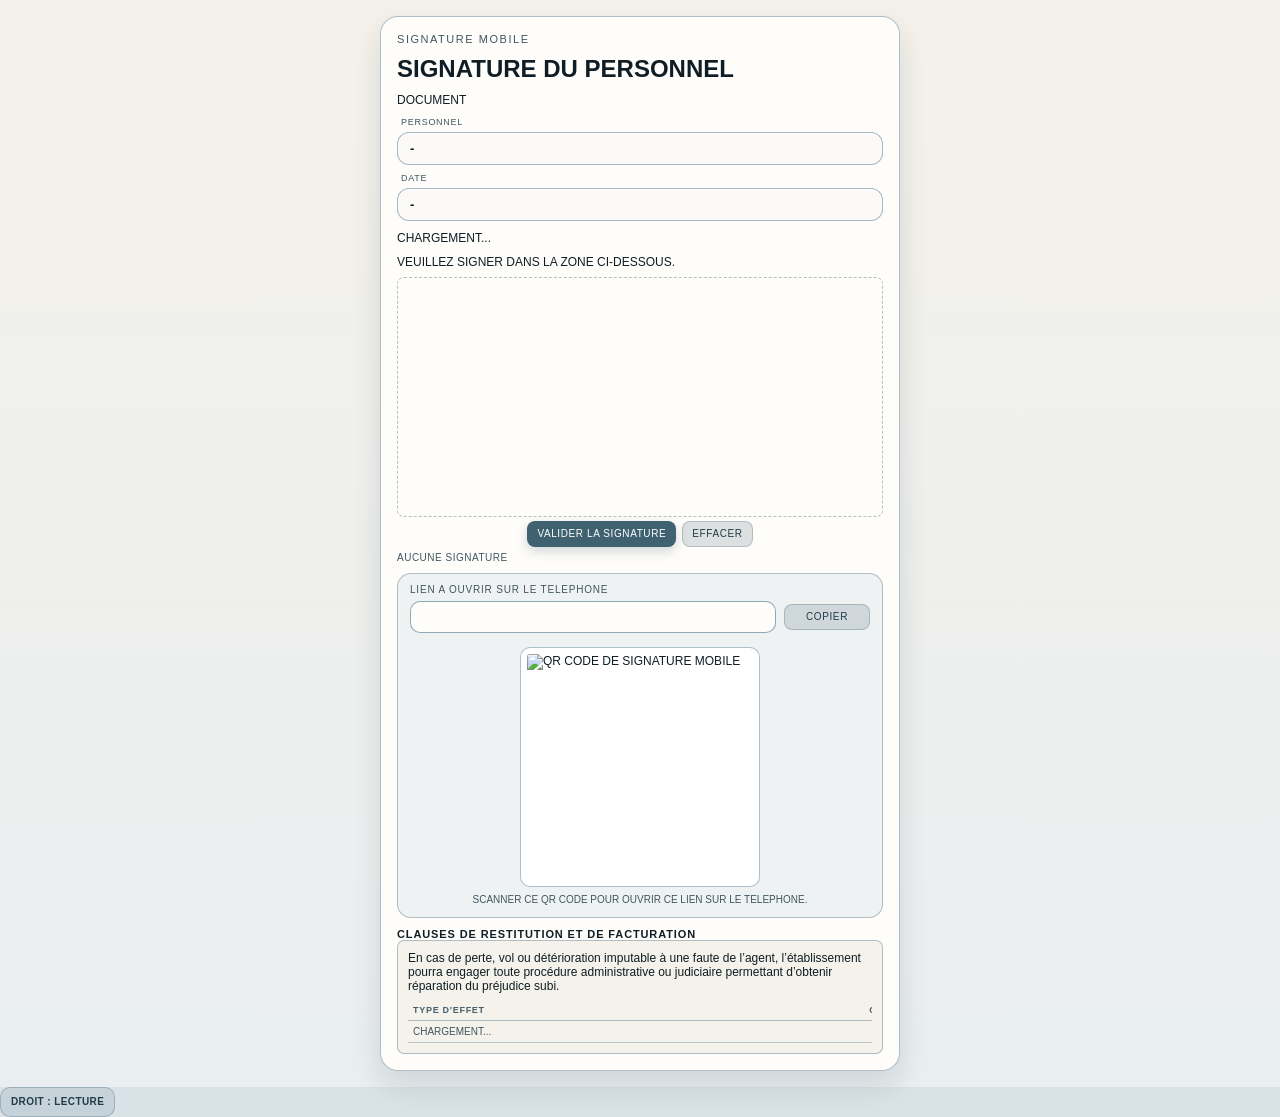
<file: signature-mobile.html>
<!DOCTYPE html>
<html lang="fr">
  <head>
    <meta charset="UTF-8" />
    <meta name="viewport" content="width=device-width, initial-scale=1.0" />
    <title>Signature mobile</title>
        <link rel="icon" href="favicon.ico" type="image/x-icon" />
    <link rel="alternate icon" href="favicon-dark.ico" type="image/x-icon" />
    <link rel="stylesheet" href="style.css?v=20260624-pdf-sync-hidden" />
    <script defer src="http://127.0.0.1:3020/nextboard-presence.js?v=20260610-presence" data-dashboard-id="dotations"></script>
  </head>
  <body data-page="mobile-signature">
    <main class="mobile-signature-page">
      <section class="mobile-signature-card">
        <p class="mobile-signature-card__eyebrow">SIGNATURE MOBILE</p>
        <h1 class="mobile-signature-card__title" id="mobile-signature-title">SIGNATURE DU PERSONNEL</h1>
        <p class="mobile-signature-card__subtitle" id="mobile-signature-subtitle">DOCUMENT</p>

        <div class="mobile-signature-card__meta">
          <div class="document-field">
            <span id="mobile-signature-identity-label">PERSONNEL</span>
            <strong id="mobile-signature-person">-</strong>
          </div>
          <div class="document-field">
            <span>DATE</span>
            <strong id="mobile-signature-date">-</strong>
          </div>
        </div>

        <p class="mobile-signature-card__status" id="mobile-signature-request-status">CHARGEMENT...</p>
        <div class="mobile-signature-card__panel" id="mobile-signature-panel">
          <p class="mobile-signature-card__hint">VEUILLEZ SIGNER DANS LA ZONE CI-DESSOUS.</p>
          <div class="signature-box signature-box--mobile">
            <div class="signature-box__area">
              <canvas class="signature-box__canvas js-signature-canvas" data-doc-type="arrival" data-signer="personnel"></canvas>
            </div>
            <div class="signature-box__actions signature-box__actions--mobile">
              <button type="button" class="button button--primary js-signature-save" data-doc-type="arrival" data-signer="personnel">
                VALIDER LA SIGNATURE
              </button>
              <button type="button" class="button button--secondary js-signature-clear" data-doc-type="arrival" data-signer="personnel">
                EFFACER
              </button>
            </div>
            <p class="signature-box__status" id="mobile-signature-personnel-status">AUCUNE SIGNATURE</p>
          </div>
        </div>
        <div class="mobile-signature-share" id="mobile-signature-share" hidden>
          <p class="mobile-signature-share__label">LIEN A OUVRIR SUR LE TELEPHONE</p>
          <div class="mobile-signature-share__row">
            <input type="text" id="mobile-signature-share-url" readonly />
            <button type="button" class="button button--secondary" id="mobile-signature-copy-link">COPIER</button>
          </div>
          <p class="mobile-signature-share__network-hint" id="mobile-signature-share-network-hint"></p>
          <div class="mobile-signature-share__qr" id="mobile-signature-share-qr" hidden>
            <img id="mobile-signature-share-qr-image" alt="QR CODE DE SIGNATURE MOBILE" />
            <p class="mobile-signature-share__hint">SCANNER CE QR CODE POUR OUVRIR CE LIEN SUR LE TELEPHONE.</p>
          </div>
        </div>

        <div class="mobile-signature-card__clauses">
          <div class="section__subheading section__subheading--stacked">
            <h4>CLAUSES DE RESTITUTION ET DE FACTURATION</h4>
          </div>
          <div class="document-clauses">
            <p class="document-clause--warning">En cas de perte, vol ou détérioration imputable à une faute de l’agent, l’établissement pourra engager toute procédure administrative ou judiciaire permettant d’obtenir réparation du préjudice subi.</p>
            <div class="table-wrap">
              <table class="data-table data-table--document-costs">
                <thead id="mobile-costs-head">
                  <tr>
                    <th>TYPE D'EFFET</th>
                    <th>CHARGEMENT...</th>
                  </tr>
                </thead>
                <tbody id="mobile-costs-body">
                  <tr>
                    <td colspan="2" class="table-empty">CHARGEMENT...</td>
                  </tr>
                </tbody>
              </table>
            </div>
          </div>
        </div>
      </section>
    </main>

    <script src="app.js?v=20260708-fast-mobile-signature"></script>
  </body>
</html>
</file>
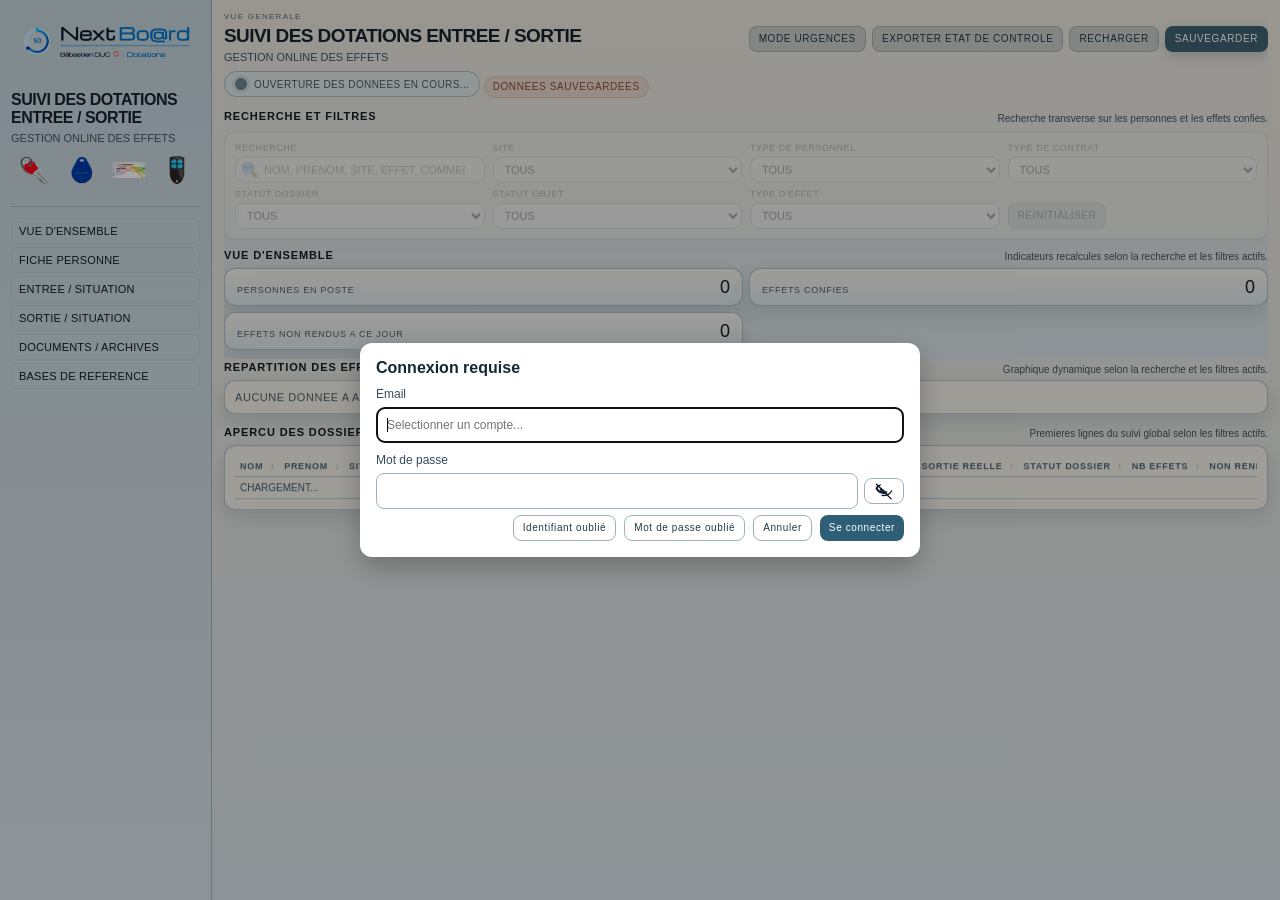
<file: suivi-global.html>
<!DOCTYPE html>
<html lang="fr">
  <head>
    <meta charset="UTF-8" />
    <meta name="viewport" content="width=device-width, initial-scale=1.0" />
    <title>Redirection</title>
        <link rel="icon" href="favicon.ico" type="image/x-icon" />
    <link rel="alternate icon" href="favicon-dark.ico" type="image/x-icon" />
    <meta http-equiv="refresh" content="0; url=index.html" />
    <link rel="canonical" href="index.html" />
  <script defer src="http://127.0.0.1:3020/nextboard-presence.js?v=20260610-presence" data-dashboard-id="dotations"></script>
</head>
  <body>
    <p>REDIRECTION VERS VUE D'ENSEMBLE...</p>
    <p><a href="index.html">OUVRIR VUE D'ENSEMBLE</a></p>
  </body>
  </html>
</file>
<file: style.css>
:root {
  --bg-main: #e7e2d8;
  --bg-panel: #c8d7de;
  --bg-card: #f4f1ea;
  --bg-soft: #dde7eb;
  --text-main: #0f1e26;
  --text-soft: #3f5662;
  --accent: #3f6170;
  --accent-strong: #213b48;
  --border: #adbec7;
  --shadow: 0 8px 20px rgba(31, 49, 59, 0.14);
  --radius-lg: 11px;
  --radius-md: 7px;
  --radius-sm: 5px;
  --sidebar-width: 212px;
  --control-height: 26px;
  --control-radius: 9px;
  --card-padding: 10px;
  --main-content-top-gap: 12px;
}

* {
  box-sizing: border-box;
}

html {
  scroll-behavior: smooth;
}

body {
  margin: 0;
  font-family: "Segoe UI", "Helvetica Neue", Arial, sans-serif;
  background: linear-gradient(180deg, #ebe6dc 0%, #d9e2e7 100%);
  color: var(--text-main);
  font-size: 12px;
  -webkit-print-color-adjust: exact;
  print-color-adjust: exact;
}

button,
input,
select,
textarea {
  font: inherit;
}

.app-shell {
  min-height: 100vh;
  display: grid;
  grid-template-columns: var(--sidebar-width) minmax(0, 1fr);
}

.sidebar {
  position: sticky;
  top: 0;
  height: 100vh;
  padding: 14px 11px;
  background: linear-gradient(180deg, #c2d2da 0%, #d9e2e7 100%);
  border-right: 1px solid rgba(63, 97, 112, 0.34);
}

.sidebar__brand {
  padding-bottom: 11px;
  border-bottom: 1px solid rgba(63, 97, 112, 0.24);
}

.sidebar__brand-banner {
  display: block;
  width: 100%;
  height: auto;
  margin: 0;
  border-radius: 0;
  object-fit: contain;
  object-position: left center;
}

.sidebar__brand-banner-wrap {
  position: relative;
  display: block;
  width: 100%;
  margin: 0 0 33px;
  border-radius: 0;
  overflow: visible;
  box-shadow: none;
  animation: logo-float 4.8s ease-in-out infinite;
  transform-origin: center;
}

.sidebar__brand-banner-wrap:hover {
  animation-play-state: paused;
  transform: rotate(-1.8deg) scale(1.02);
}

.sidebar__brand-banner-wrap::after {
  content: none;
}

@keyframes sidebarBrandGlassSweep {
  0%,
  70%,
  100% {
    transform: rotate(8deg) translateX(-185%);
    opacity: 0;
  }
  12%,
  24% {
    opacity: 0.7;
  }
  34% {
    transform: rotate(8deg) translateX(270%);
    opacity: 0;
  }
}

.sidebar__project-icon {
  display: grid;
  grid-template-columns: repeat(4, minmax(0, 1fr));
  align-items: center;
  gap: 2px;
  width: 100%;
  height: 34px;
  margin-top: 8px;
  margin-bottom: 8px;
}

.sidebar__project-icon-image {
  display: block;
  width: 100%;
  max-width: 34px;
  height: 34px;
  margin: 0 auto;
  object-fit: contain;
  filter: none;
}

.sidebar__eyebrow,
.page-header__eyebrow {
  margin: 0 0 4px;
  font-size: 8px;
  letter-spacing: 0.16em;
  color: #556d79;
}

.sidebar__title,
.page-header__title {
  margin: 0;
  font-size: 16px;
  line-height: 1.12;
  letter-spacing: -0.03em;
  color: #14242c;
}

.sidebar__subtitle,
.page-header__subtitle,
.section__heading p,
.person-sheet__meta {
  margin: 4px 0 0;
  color: var(--text-soft);
  line-height: 1.35;
  font-size: 11px;
}

.site-pill {
  display: inline-flex;
  align-items: center;
  min-height: 18px;
  padding: 0 6px;
  margin: 0 4px 2px 0;
  border-radius: 999px;
  background: rgba(93, 120, 134, 0.1);
  color: var(--accent-strong);
  font-size: 9px;
  letter-spacing: 0.05em;
  white-space: nowrap;
}

.site-pill--all {
  background: rgba(232, 215, 167, 0.38);
  color: #6b5921;
}

.meta-separator {
  color: var(--text-soft);
  margin: 0 4px;
}

.sidebar__nav {
  display: grid;
  gap: 3px;
  padding-top: 11px;
}

.sidebar__link {
  display: block;
  padding: 6px 7px;
  border-radius: 7px;
  color: var(--text-main);
  text-decoration: none;
  font-size: 11px;
  letter-spacing: 0.02em;
  border: 1px solid rgba(63, 97, 112, 0.08);
  transition: background-color 120ms ease, color 120ms ease, border-color 120ms ease,
    box-shadow 120ms ease;
}

.sidebar__link:hover,
.sidebar__link.is-active {
  background: rgba(63, 97, 112, 0.18);
  color: var(--accent-strong);
}

.sidebar__link.is-active {
  background: linear-gradient(180deg, rgba(143, 183, 194, 0.54) 0%, rgba(232, 215, 167, 0.42) 100%);
  border-color: rgba(63, 97, 112, 0.38);
  box-shadow: inset 3px 0 0 #d9896a, 0 7px 14px rgba(63, 97, 112, 0.16);
  color: #172a34;
  font-weight: 600;
}

.picker-form {
  display: grid;
  gap: 6px;
}

.picker-form--person-search {
  max-width: 430px;
}

.picker-field {
  grid-column: span 1;
}

.main-content {
  padding: 12px;
  overflow-x: hidden;
}

body[data-page="overview"] .main-content {
  overflow: visible;
  padding-top: 0;
}

body[data-page="overview"] .overview-top-fixed {
  position: sticky;
  top: 0;
  z-index: 60;
  background: linear-gradient(180deg, #ebe6dc 0%, #d9e2e7 100%);
  padding-top: var(--main-content-top-gap);
  padding-bottom: 0;
  box-shadow: none;
  backface-visibility: hidden;
  transform: translateZ(0);
  contain: paint;
  isolation: isolate;
}

body[data-page="person-sheet"] .main-content {
  overflow: visible;
  padding-top: 0;
}

body[data-page="person-sheet"] .person-sheet-top-fixed {
  position: sticky;
  top: 0;
  z-index: 60;
  background: linear-gradient(180deg, #ebe6dc 0%, #d9e2e7 100%);
  padding-top: var(--main-content-top-gap);
  padding-bottom: 0;
  box-shadow: none;
  backface-visibility: hidden;
  transform: translateZ(0);
  contain: layout style;
  isolation: isolate;
}

body[data-page="arrival-document"] .main-content,
body[data-page="exit-document"] .main-content {
  overflow: visible;
  padding-top: 0;
}

body[data-page="arrival-document"] .document-top-fixed,
body[data-page="exit-document"] .document-top-fixed {
  position: sticky;
  top: 0;
  z-index: 60;
  background: linear-gradient(180deg, #ebe6dc 0%, #d9e2e7 100%);
  padding-top: var(--main-content-top-gap);
  padding-bottom: 0;
  box-shadow: none;
  backface-visibility: hidden;
  transform: translateZ(0);
  contain: layout style;
  isolation: isolate;
}

body[data-page="documents-archives"] .main-content {
  overflow: visible;
  padding-top: 0;
}

body[data-page="documents-archives"] .archives-top-fixed {
  position: sticky;
  top: 0;
  z-index: 60;
  background: linear-gradient(180deg, #ebe6dc 0%, #d9e2e7 100%);
  padding-top: var(--main-content-top-gap);
  padding-bottom: 0;
  box-shadow: none;
  backface-visibility: hidden;
  transform: translateZ(0);
  contain: paint;
  isolation: isolate;
}

body[data-page="global"] .main-content {
  overflow: visible;
  padding-top: 0;
}

body[data-page="global"] .global-top-fixed {
  position: sticky;
  top: 0;
  z-index: 60;
  background: linear-gradient(180deg, #ebe6dc 0%, #d9e2e7 100%);
  padding-top: var(--main-content-top-gap);
  padding-bottom: 0;
  box-shadow: none;
  backface-visibility: hidden;
  transform: translateZ(0);
  contain: paint;
  isolation: isolate;
}

body[data-page="reference-bases"] .main-content {
  overflow: visible;
  padding-top: 0;
}

body[data-page="reference-bases"] .reference-top-fixed {
  position: sticky;
  top: 0;
  z-index: 60;
  background: linear-gradient(180deg, #ebe6dc 0%, #d9e2e7 100%);
  padding-top: var(--main-content-top-gap);
  padding-bottom: 0;
  box-shadow: none;
  backface-visibility: hidden;
  transform: translateZ(0);
  contain: paint;
  isolation: isolate;
}

body[data-pdf-mode="true"] {
  background: #ffffff;
}

@page {
  size: A4;
  margin: 8mm 10mm;
}

body[data-pdf-mode="true"] .app-shell {
  display: block;
  min-height: auto;
}

body[data-pdf-mode="true"] .sidebar,
body[data-pdf-mode="true"] .page-header,
body[data-pdf-mode="true"] .data-status,
body[data-pdf-mode="true"] .dirty-status,
body[data-pdf-mode="true"] #dotations-sync-banner,
body[data-pdf-mode="true"] #dotations-rescue-modal,
body[data-pdf-mode="true"] .document-picker-section {
  display: none !important;
}

body[data-pdf-mode="true"] .main-content {
  padding: 0;
}

body[data-pdf-mode="true"] .section {
  margin: 0;
}

body[data-pdf-mode="true"] .card.arrival-document {
  background: #ffffff;
  border: none;
  box-shadow: none;
  padding: 0;
}

body[data-pdf-mode="true"] .document-field strong,
body[data-pdf-mode="true"] .document-clauses,
body[data-pdf-mode="true"] .signature-box,
body[data-pdf-mode="true"] .summary-item,
body[data-pdf-mode="true"] .effect-type-kpi {
  background: #f8f6f1;
  box-shadow: none;
}

body[data-pdf-mode="true"] .document-clauses,
body[data-pdf-mode="true"] .signature-box,
body[data-pdf-mode="true"] .document-field strong,
body[data-pdf-mode="true"] .summary-item,
body[data-pdf-mode="true"] .effect-type-kpi {
  border-color: #c9d5db;
}

body[data-pdf-mode="true"] .document-field strong {
  background: #eef4f7;
}

body[data-pdf-mode="true"] .document-clauses {
  background: #f1ece2;
}

body[data-pdf-mode="true"] .signature-box {
  background: #f7f3ea;
}

body[data-pdf-mode="true"] .summary-item {
  background: #e9f0f4;
}

body[data-pdf-mode="true"] .summary-item--cost {
  background: #f5ead0;
  border-color: #d9be82;
}

body[data-pdf-mode="true"] .effect-type-kpi {
  background: #edf3f6;
}

body[data-pdf-mode="true"] .effect-type-kpi--total {
  background: #e4ebef;
}

body[data-pdf-mode="true"] .arrival-document {
  display: block;
}

body[data-pdf-mode="true"] .arrival-document__header {
  gap: 8px;
  padding-bottom: 6px;
  break-after: avoid;
  page-break-after: avoid;
}

body[data-pdf-mode="true"] .arrival-document__block {
  display: block;
  margin-top: 7px;
}

body[data-pdf-mode="true"] .arrival-document__block .section__subheading {
  break-after: avoid;
  page-break-after: avoid;
  margin-bottom: 4px;
}

body[data-pdf-mode="true"] .arrival-document__block:first-of-type,
body[data-pdf-mode="true"] .arrival-document__block:first-of-type .document-grid,
body[data-pdf-mode="true"] .arrival-document__block:first-of-type .document-field,
body[data-pdf-mode="true"] .arrival-document__block:first-of-type .document-field strong {
  break-before: auto !important;
  page-break-before: auto !important;
  break-inside: auto !important;
  page-break-inside: auto !important;
}

body[data-pdf-mode="true"] .arrival-document__title {
  font-size: 13px;
}

body[data-pdf-mode="true"] .arrival-document__subtitle,
body[data-pdf-mode="true"] .arrival-document__meta,
body[data-pdf-mode="true"] .section__subheading,
body[data-pdf-mode="true"] .document-field span,
body[data-pdf-mode="true"] .data-table thead th,
body[data-pdf-mode="true"] .data-table td {
  font-size: 8px;
}

body[data-pdf-mode="true"] .document-grid,
body[data-pdf-mode="true"] .arrival-summary,
body[data-pdf-mode="true"] .signature-grid {
  gap: 4px;
}

body[data-pdf-mode="true"] .document-field strong {
  min-height: 22px;
  padding: 2px 7px;
  font-size: 10px;
  border-radius: 9px;
}

body[data-pdf-mode="true"] .document-clauses,
body[data-pdf-mode="true"] .signature-box {
  padding: 6px;
}

body[data-pdf-mode="true"] .signature-box__area {
  min-height: 72px;
}

body[data-pdf-mode="true"] .signature-box__actions {
  display: none !important;
}

body[data-pdf-mode="true"] .table-wrap {
  overflow: visible;
}

body[data-pdf-mode="true"] .document-clauses,
body[data-pdf-mode="true"] .table-wrap,
body[data-pdf-mode="true"] .signature-grid {
  break-inside: auto;
  page-break-inside: auto;
}

body[data-pdf-mode="true"] .arrival-document__block .document-clauses {
  break-before: avoid;
  page-break-before: avoid;
}

body[data-pdf-mode="true"] .signature-box {
  break-inside: avoid;
  page-break-inside: avoid;
}

body[data-pdf-mode="true"] .arrival-document__block--signatures {
  break-before: auto;
  page-break-before: auto;
  break-inside: auto;
  page-break-inside: auto;
}

body[data-pdf-mode="true"] .arrival-document__block--signatures .section__subheading {
  display: block;
  margin-bottom: 8px;
}

body[data-pdf-mode="true"] .arrival-document__block--signatures .signature-grid {
  break-before: auto;
  page-break-before: auto;
  display: block;
}

body[data-pdf-mode="true"] .arrival-document__block--signatures .signature-box {
  margin-bottom: 6px;
}

body[data-pdf-mode="true"] .arrival-document__block--signatures .signature-box:last-child {
  margin-bottom: 0;
}

body[data-pdf-mode="true"] .data-table,
body[data-pdf-mode="true"] .data-table--document-costs {
  min-width: 0;
  table-layout: fixed;
}

body[data-pdf-mode="true"] .data-table th,
body[data-pdf-mode="true"] .data-table td {
  padding: 3px 3px;
  white-space: normal;
  word-break: break-word;
  overflow-wrap: anywhere;
}

body[data-pdf-mode="true"] .data-table th[data-sort-table][data-sort-key]::after {
  display: none;
}

/* PDF lock v1: ne pas modifier sans changer la version dans app.js */
body[data-pdf-mode="true"][data-pdf-layout-lock="v1"][data-page="exit-document"] .data-table th:nth-child(8),
body[data-pdf-mode="true"][data-pdf-layout-lock="v1"][data-page="exit-document"] .data-table td:nth-child(8) {
  display: none;
}

body[data-pdf-mode="true"][data-pdf-layout-lock="v1"][data-page="exit-document"] .data-table th:nth-child(10),
body[data-pdf-mode="true"][data-pdf-layout-lock="v1"][data-page="exit-document"] .data-table td:nth-child(10) {
  display: none;
}

body[data-pdf-mode="true"][data-pdf-layout-lock="v1"][data-page="exit-document"] .data-table th:nth-child(9),
body[data-pdf-mode="true"][data-pdf-layout-lock="v1"][data-page="exit-document"] .data-table td:nth-child(9) {
  width: 15%;
}

body[data-pdf-mode="true"][data-pdf-layout-lock="v1"][data-page="exit-document"] .data-table th:nth-child(7),
body[data-pdf-mode="true"][data-pdf-layout-lock="v1"][data-page="exit-document"] .data-table td:nth-child(7) {
  width: 15%;
}

body[data-pdf-mode="true"][data-pdf-layout-lock="v1"][data-page="exit-document"] .movement-badge {
  font-size: 8px;
  letter-spacing: 0.02em;
  padding: 1px 6px;
  white-space: nowrap;
}

body[data-pdf-mode="true"] .signature-box__meta-grid {
  gap: 2px;
}

body[data-pdf-mode="true"] .signature-box__meta-row {
  min-height: 14px;
  grid-template-columns: 58px minmax(0, 1fr);
  gap: 6px;
}

body[data-pdf-mode="true"] .signature-box__meta-label,
body[data-pdf-mode="true"] .signature-box__meta-value,
body[data-pdf-mode="true"] .signature-box__meta-line {
  min-height: 14px;
  font-size: 8px;
}

body[data-pdf-mode="true"] .data-table th:nth-child(1),
body[data-pdf-mode="true"] .data-table td:nth-child(1) {
  width: 15%;
}

body[data-pdf-mode="true"] .data-table th:nth-child(2),
body[data-pdf-mode="true"] .data-table td:nth-child(2) {
  width: 17%;
}

body[data-pdf-mode="true"] .data-table th:nth-child(3),
body[data-pdf-mode="true"] .data-table td:nth-child(3) {
  width: 13%;
}

body[data-pdf-mode="true"] .data-table th:nth-child(4),
body[data-pdf-mode="true"] .data-table td:nth-child(4) {
  width: 14%;
}

body[data-pdf-mode="true"] .data-table th:nth-child(5),
body[data-pdf-mode="true"] .data-table td:nth-child(5) {
  width: 14%;
}

body[data-pdf-mode="true"] .data-table th:nth-child(6),
body[data-pdf-mode="true"] .data-table td:nth-child(6) {
  width: 10%;
}

body[data-pdf-mode="true"] .data-table th:nth-child(7),
body[data-pdf-mode="true"] .data-table td:nth-child(7) {
  width: 9%;
}

body[data-pdf-mode="true"] .data-table th:nth-child(8),
body[data-pdf-mode="true"] .data-table td:nth-child(8) {
  width: 8%;
}

/* PDF compact v2: densification verticale pour tenir sur 1 page */
@page {
  size: A4;
  margin: 5mm 7mm;
}

body[data-pdf-mode="true"] .main-content {
  padding: 0 !important;
}

body[data-pdf-mode="true"] .arrival-document__header {
  gap: 5px;
  padding-bottom: 4px;
}

body[data-pdf-mode="true"] .arrival-document__block {
  margin-top: 4px;
}

body[data-pdf-mode="true"] .arrival-document__title {
  font-size: 11px;
  line-height: 1.15;
}

body[data-pdf-mode="true"] .arrival-document__subtitle,
body[data-pdf-mode="true"] .arrival-document__meta,
body[data-pdf-mode="true"] .section__subheading,
body[data-pdf-mode="true"] .document-field span,
body[data-pdf-mode="true"] .data-table thead th,
body[data-pdf-mode="true"] .data-table td {
  font-size: 7px;
  line-height: 1.15;
}

body[data-pdf-mode="true"] .document-grid,
body[data-pdf-mode="true"] .arrival-summary,
body[data-pdf-mode="true"] .signature-grid {
  gap: 3px;
}

body[data-pdf-mode="true"] .document-field strong {
  min-height: 16px;
  padding: 1px 5px;
  font-size: 8px;
  border-radius: 6px;
}

body[data-pdf-mode="true"] .document-clauses,
body[data-pdf-mode="true"] .signature-box {
  padding: 4px;
}

body[data-pdf-mode="true"] .document-clause--warning {
  margin: 0 0 4px;
  font-size: 7px;
  line-height: 1.15;
}

body[data-pdf-mode="true"] .table-wrap {
  margin-top: 2px;
}

body[data-pdf-mode="true"] .data-table th,
body[data-pdf-mode="true"] .data-table td {
  padding: 2px 2px;
}

body[data-pdf-mode="true"] .signature-box__area {
  min-height: 48px;
}

body[data-pdf-mode="true"] .signature-box__status {
  margin: 2px 0;
  font-size: 7px;
}

body[data-pdf-mode="true"] .signature-box__meta-grid {
  gap: 1px;
}

body[data-pdf-mode="true"] .signature-box__meta-row {
  min-height: 10px;
  grid-template-columns: 46px minmax(0, 1fr);
  gap: 4px;
}

body[data-pdf-mode="true"] .signature-box__meta-label,
body[data-pdf-mode="true"] .signature-box__meta-value,
body[data-pdf-mode="true"] .signature-box__meta-line {
  min-height: 10px;
  font-size: 7px;
}

body[data-pdf-mode="true"] .arrival-document__block--signatures .signature-grid {
  display: grid;
  grid-template-columns: 1fr 1fr;
  gap: 4px;
}

body[data-pdf-mode="true"] .arrival-document__block--signatures .signature-box {
  margin-bottom: 0;
}

body[data-pdf-mode="true"] .document-effects-action-col {
  display: none;
}

@media screen {
  body[data-pdf-mode="true"] {
    background: #d6d9dc !important;
    padding: 10px 0 18px !important;
  }

  body[data-pdf-mode="true"] .main-content {
    width: 210mm !important;
    max-width: calc(100vw - 24px) !important;
    margin: 0 auto !important;
    padding: 8mm 10mm 10mm !important;
    background: #ffffff !important;
    box-shadow: 0 6px 24px rgba(24, 40, 52, 0.18) !important;
    overflow: visible !important;
  }

  body[data-pdf-mode="true"] .card.arrival-document {
    max-width: 100% !important;
    margin: 0 !important;
  }
}

.page-header,
.section__heading,
.person-sheet__header,
.section__subheading {
  display: flex;
  align-items: center;
  justify-content: space-between;
  gap: 8px;
}

.page-header__actions {
  display: inline-flex;
  align-items: center;
  gap: 6px;
  flex-wrap: wrap;
}

.page-header__role-badge {
  display: inline-flex;
  align-items: center;
  justify-content: center;
  min-height: 30px;
  padding: 0 10px;
  border-radius: 10px;
  background: rgba(63, 97, 112, 0.12);
  border: 1px solid rgba(63, 97, 112, 0.3);
  color: #213b48;
  font-size: 10px;
  font-weight: 700;
  letter-spacing: 0.04em;
  white-space: nowrap;
}

.page-header__switch-user {
  padding: 0 10px;
  min-height: 30px;
  border-radius: 10px;
  letter-spacing: 0.03em;
  font-size: 10px;
  font-weight: 700;
  background: #fff;
  color: #213b48;
  border-color: rgba(63, 97, 112, 0.35);
}

.page-header__storage-alert {
  display: inline-flex;
  align-items: center;
  min-height: 30px;
  padding: 0 10px;
  border-radius: 10px;
  font-size: 9px;
  font-weight: 700;
  letter-spacing: 0.03em;
  white-space: nowrap;
  border: 1px solid rgba(216, 169, 104, 0.45);
  background: rgba(232, 215, 167, 0.2);
  color: #7a5a22;
}

.page-header__storage-alert:empty,
.page-header__storage-alert[hidden] {
  display: none !important;
}

.page-header__storage-alert--warning {
  border-color: rgba(216, 169, 104, 0.45);
  background: rgba(232, 215, 167, 0.22);
}

.page-header__storage-alert--critical {
  border-color: rgba(209, 110, 91, 0.52);
  background: rgba(217, 137, 106, 0.18);
  color: #8b4738;
}

body.has-modal-open {
  overflow: hidden;
}

.pdf-progress-modal {
  position: fixed;
  inset: 0;
  z-index: 1000;
  display: grid;
  place-items: center;
}

.pdf-progress-modal[hidden] {
  display: none !important;
}

.pdf-progress-modal__backdrop {
  position: absolute;
  inset: 0;
  background: rgba(15, 30, 38, 0.34);
  backdrop-filter: blur(3px);
}

.pdf-progress-modal__dialog {
  position: relative;
  width: min(420px, calc(100vw - 32px));
  padding: 18px 18px 16px;
  border-radius: 14px;
  background: #f8f6f1;
  border: 1px solid rgba(173, 190, 199, 0.98);
  box-shadow: 0 18px 36px rgba(15, 30, 38, 0.22);
}

.pdf-progress-modal__eyebrow {
  margin: 0 0 4px;
  font-size: 10px;
  letter-spacing: 0.14em;
  color: var(--text-soft);
}

.pdf-progress-modal__title {
  margin: 0 0 8px;
  font-size: 18px;
}

.pdf-progress-modal__text {
  margin: 0 0 12px;
  color: var(--text-soft);
}

.pdf-progress-modal__track {
  height: 12px;
  border-radius: 999px;
  background: rgba(173, 190, 199, 0.42);
  overflow: hidden;
}

.pdf-progress-modal__bar {
  display: block;
  height: 100%;
  width: 0;
  border-radius: 999px;
  background: linear-gradient(90deg, #4c7787 0%, #67c6cf 55%, #ffd166 100%);
  transition: width 180ms ease;
}

.pdf-progress-modal__value {
  margin: 8px 0 0;
  text-align: right;
  font-size: 11px;
  color: var(--accent-strong);
  letter-spacing: 0.08em;
}

.mobile-signature-recovery-modal {
  position: fixed;
  right: 18px;
  bottom: 18px;
  z-index: 980;
  width: min(360px, calc(100vw - 36px));
  pointer-events: none;
}

.mobile-signature-recovery-modal[hidden] {
  display: none !important;
}

.mobile-signature-recovery-modal__card {
  padding: 12px 14px;
  border-radius: 10px;
  border: 1px solid rgba(173, 190, 199, 0.98);
  background: #f8f6f1;
  box-shadow: 0 12px 30px rgba(63, 97, 112, 0.22);
}

.mobile-signature-recovery-modal__eyebrow {
  margin: 0 0 3px;
  font-size: 9px;
  letter-spacing: 0.14em;
  color: var(--text-soft);
}

.mobile-signature-recovery-modal__title {
  margin: 0 0 5px;
  font-size: 13px;
  color: var(--text-strong);
}

.mobile-signature-recovery-modal__text {
  margin: 0 0 9px;
  font-size: 11px;
  color: var(--text-main);
}

.mobile-signature-recovery-modal__track {
  height: 8px;
  border-radius: 999px;
  background: rgba(173, 190, 199, 0.42);
  overflow: hidden;
}

.mobile-signature-recovery-modal__bar {
  display: block;
  width: 42%;
  height: 100%;
  border-radius: 999px;
  background: linear-gradient(90deg, #3f6170 0%, #67c6cf 62%, #d9896a 100%);
  animation: mobileSignatureRecoveryProgress 1.15s ease-in-out infinite;
}

@keyframes mobileSignatureRecoveryProgress {
  0% {
    transform: translateX(-115%);
  }
  100% {
    transform: translateX(255%);
  }
}

.data-status {
  display: inline-flex;
  align-items: center;
  gap: 7px;
  min-height: 26px;
  margin: -4px 0 10px;
  padding: 0 10px;
  border-radius: 999px;
  color: #445c68;
  font-size: 10px;
  letter-spacing: 0.04em;
  border: 1px solid rgba(173, 190, 199, 0.98);
  background: rgba(221, 231, 235, 0.75);
}

.data-status::before {
  content: "";
  width: 12px;
  height: 12px;
  border-radius: 999px;
  flex: 0 0 12px;
  background: #6d8591;
  box-shadow: 0 0 0 3px rgba(109, 133, 145, 0.14);
}

.data-status--neutral::before {
  background: #6d8591;
  box-shadow: 0 0 0 3px rgba(109, 133, 145, 0.14);
}

.data-status--create {
  color: #2e6a44;
  border-color: rgba(87, 148, 104, 0.38);
  background: rgba(113, 177, 128, 0.16);
}

.data-status--create::before {
  background: #58a06a;
  box-shadow: 0 0 0 3px rgba(88, 160, 106, 0.16);
}

.data-status--update {
  color: #2d5366;
  border-color: rgba(79, 131, 166, 0.4);
  background: rgba(103, 155, 190, 0.15);
}

.data-status--update::before {
  background: #5c8fb0;
  box-shadow: 0 0 0 3px rgba(92, 143, 176, 0.16);
}

.data-status--delete {
  color: #8b4738;
  border-color: rgba(203, 110, 91, 0.42);
  background: rgba(217, 137, 106, 0.16);
}

.data-status--delete::before {
  background: #d16f59;
  box-shadow: 0 0 0 3px rgba(209, 111, 89, 0.16);
}

.data-status--warning {
  color: #81561d;
  border-color: rgba(216, 169, 104, 0.48);
  background: rgba(232, 215, 167, 0.22);
}

.data-status--warning::before {
  background: #d1a04f;
  box-shadow: 0 0 0 3px rgba(209, 160, 79, 0.16);
}

.dirty-status {
  display: inline-flex;
  align-items: center;
  min-height: 22px;
  margin: -4px 0 10px;
  padding: 0 8px;
  border-radius: 999px;
  background: rgba(217, 137, 106, 0.14);
  color: #8f4a32;
  font-size: 10px;
  letter-spacing: 0.06em;
  border: 1px solid rgba(217, 137, 106, 0.22);
}

.dirty-status.is-saved {
  background: rgba(111, 157, 120, 0.14);
  color: #4c6a53;
  border-color: rgba(111, 157, 120, 0.24);
}

.dotations-sync-remote {
  display: inline-flex;
  align-items: center;
  gap: 6px;
}

.dotations-sync-remote::before {
  content: "";
  width: 11px;
  height: 11px;
  flex: 0 0 11px;
  display: none;
}

.dotations-sync-remote.is-checking::before {
  display: inline-block;
  border: 2px solid rgba(63, 97, 112, 0.28);
  border-top-color: #3f6170;
  border-radius: 999px;
  animation: dotations-sync-spin 0.75s linear infinite;
}

.dotations-sync-remote.is-ok::before,
.dotations-sync-remote.is-alert::before {
  display: inline-grid;
  place-items: center;
  border-radius: 999px;
  color: #fff;
  font-size: 8px;
  line-height: 1;
  font-weight: 700;
  animation: none;
}

.dotations-sync-remote.is-ok::before {
  content: "✓";
  background: #1f9d62;
}

.dotations-sync-remote.is-alert::before {
  content: "×";
  background: #d34f45;
}

@keyframes dotations-sync-spin {
  to {
    transform: rotate(360deg);
  }
}

.date-alert {
  display: inline-flex;
  align-items: center;
  min-height: 24px;
  margin: 6px 0 0;
  padding: 0 8px;
  border-radius: var(--control-radius);
  background: rgba(217, 137, 106, 0.14);
  color: #8f4a32;
  font-size: 10px;
  letter-spacing: 0.04em;
  border: 1px solid rgba(217, 137, 106, 0.22);
}

.date-alert[hidden] {
  display: none !important;
}

.overview-alerts {
  display: grid;
  gap: 4px;
  max-height: 106px;
  overflow-y: auto;
  padding-right: 2px;
}

.overview-alert-item {
  display: grid;
  grid-template-columns: 18px minmax(0, 1fr);
  align-items: center;
  gap: 7px;
  width: 100%;
  height: auto !important;
  min-height: 26px !important;
  padding: 5px 10px 5px 8px;
  border-radius: var(--control-radius);
  border: 1px solid rgba(217, 137, 106, 0.22);
  border-left: 3px solid rgba(210, 109, 72, 0.82);
  background: linear-gradient(90deg, rgba(232, 169, 145, 0.12) 0%, rgba(217, 137, 106, 0.05) 100%);
  color: #8f4a32;
  text-align: left;
  cursor: pointer;
  line-height: 1.15;
  transition: transform 120ms ease, box-shadow 120ms ease, border-color 120ms ease;
}

.overview-alert-item:hover {
  transform: translateY(-1px);
  box-shadow: 0 8px 18px rgba(143, 74, 50, 0.08);
  border-left-color: rgba(193, 84, 44, 0.94);
}

.overview-alert-item--dateSortiePrevue {
  border-color: rgba(223, 173, 67, 0.3);
  border-left-color: rgba(224, 157, 24, 0.9);
  background: linear-gradient(90deg, rgba(248, 223, 160, 0.22) 0%, rgba(246, 205, 120, 0.08) 100%);
  color: #8b5a1d;
}

.overview-alert-item--dateSortiePrevue:hover {
  box-shadow: 0 8px 18px rgba(180, 126, 31, 0.12);
  border-left-color: rgba(201, 133, 0, 0.95);
}

.overview-alert-item--dateSortieReelle {
  border-color: rgba(208, 86, 86, 0.3);
  border-left-color: rgba(198, 45, 45, 0.95);
  background: linear-gradient(90deg, rgba(239, 147, 147, 0.18) 0%, rgba(226, 111, 111, 0.08) 100%);
  color: #8f2d2d;
}

.overview-alert-item--dateSortieReelle:hover {
  box-shadow: 0 8px 18px rgba(143, 45, 45, 0.14);
  border-left-color: rgba(171, 21, 21, 0.98);
}

.overview-alert-item--signaturePdf {
  border-color: rgba(93, 112, 196, 0.3);
  border-left-color: rgba(55, 82, 177, 0.95);
  background: linear-gradient(90deg, rgba(170, 188, 248, 0.2) 0%, rgba(128, 154, 232, 0.08) 100%);
  color: #33447a;
}

.overview-alert-item--signaturePdf:hover {
  box-shadow: 0 8px 18px rgba(51, 68, 122, 0.14);
  border-left-color: rgba(36, 67, 180, 0.98);
}

.overview-alert-item__icon {
  display: inline-flex;
  align-items: center;
  justify-content: center;
  width: 18px;
  height: 18px;
  border-radius: 50%;
  font-size: 11px;
  font-weight: 800;
  line-height: 1;
}

.overview-alert-item__icon--dateSortiePrevue {
  background: linear-gradient(180deg, #f3cf64 0%, #e39a33 100%);
  color: #7a3218;
  box-shadow: 0 4px 10px rgba(227, 154, 51, 0.24);
}

.overview-alert-item__icon--dateSortieReelle {
  background: linear-gradient(180deg, #ef6a6a 0%, #ce3535 100%);
  color: #ffffff;
  box-shadow: 0 4px 10px rgba(206, 53, 53, 0.28);
}

.overview-alert-item__icon--signaturePdf {
  background: linear-gradient(180deg, #8fa0f6 0%, #5f77eb 100%);
  color: #f8faff;
  box-shadow: 0 4px 10px rgba(95, 119, 235, 0.28);
}

.overview-alert-item__content {
  display: flex;
  align-items: center;
  gap: 8px;
  min-width: 0;
  white-space: nowrap;
}

.overview-alert-item__content strong {
  color: #6d3827;
  line-height: 1.1;
  font-size: 10px;
  flex: 0 0 auto;
}

.overview-alert-item__content span {
  font-size: 9px;
  letter-spacing: 0.03em;
  line-height: 1.1;
  overflow: hidden;
  text-overflow: ellipsis;
}

.page-header {
  margin-bottom: 10px;
}

.page-header__title {
  font-size: 19px;
}

.section {
  margin-bottom: 9px;
}

.section__heading {
  margin-bottom: 4px;
}

.section__heading h3,
.section__subheading h4 {
  margin: 0;
  font-size: 11px;
  letter-spacing: 0.08em;
}

.section__heading p,
.section__subheading {
  font-size: 10px;
}

.section__subheading {
  display: flex;
  align-items: center;
  justify-content: space-between;
  gap: 8px;
}

.section__subheading--stacked {
  display: grid;
  gap: 2px;
  justify-content: stretch;
}

.sheet-document-actions {
  display: flex;
  align-items: center;
  justify-content: flex-end;
  gap: 6px;
  margin-left: auto;
}

.sheet-document-actions .button {
  min-width: 132px;
}

.section__subheading--stacked p {
  margin: 0;
  color: var(--text-soft);
  font-size: 10px;
}

.card {
  background: rgba(244, 241, 234, 0.98);
  border: 1px solid rgba(173, 190, 199, 0.98);
  border-radius: var(--radius-lg);
  box-shadow: var(--shadow);
  padding: var(--card-padding);
  backdrop-filter: blur(8px);
  animation: card-enter 160ms ease-out both;
}

.kpi-grid,
.summary-grid,
.sheet-grid {
  display: grid;
  gap: 6px;
}

.kpi-grid {
  grid-template-columns: repeat(3, minmax(0, 1fr));
}

.kpi-grid--references {
  grid-template-columns: repeat(9, minmax(0, 1fr));
}

.kpi-grid--stock-types {
  grid-template-columns: repeat(5, minmax(0, 1fr));
  gap: 6px;
  margin-bottom: 8px;
}

body[data-page="reference-bases"] .kpi-grid--references {
  gap: 4px;
  width: 100%;
}

body[data-page="reference-bases"] .kpi-grid--references .kpi-card {
  min-width: 0;
  padding: 7px 6px;
}

body[data-page="reference-bases"] .kpi-grid--references .kpi-card__label {
  margin-bottom: 3px;
  overflow: hidden;
  font-size: 7px;
  line-height: 1.1;
  text-overflow: ellipsis;
  white-space: nowrap;
}

body[data-page="reference-bases"] .kpi-grid--references .kpi-card__value {
  font-size: 15px;
}

body[data-page="reference-bases"] #representative-signatory-form .form-actions {
  align-self: end;
}

body[data-page="reference-bases"] #representative-signatory-form {
  grid-template-columns: minmax(0, 1fr) minmax(0, 1fr) auto;
  align-items: end;
}

body[data-page="reference-bases"] #representative-signatory-form .field {
  margin-bottom: 0;
}

.effects-chart {
  display: grid;
  gap: 8px;
}

.effects-chart__legend {
  display: flex;
  flex-wrap: wrap;
  gap: 8px 12px;
  margin-bottom: 4px;
}

.effects-chart__summary {
  display: flex;
  flex-wrap: wrap;
  gap: 8px 14px;
  margin-bottom: 4px;
}

.effects-chart__summary-item {
  font-size: 10px;
  color: var(--text-soft);
  letter-spacing: 0.05em;
}

.effects-chart__summary-item strong {
  margin-left: 5px;
  color: var(--text-main);
  font-size: 11px;
}

.effects-chart__summary-sub {
  margin-left: 8px;
  color: var(--text-soft);
  font-size: 10px;
  letter-spacing: 0;
}

.effects-chart__summary-sub strong {
  color: var(--text-main);
  font-size: 11px;
}

.effects-chart__legend-item {
  display: inline-flex;
  align-items: center;
  gap: 5px;
  font-size: 10px;
  color: var(--text-soft);
  letter-spacing: 0.05em;
}

.effects-chart__legend-item strong {
  color: var(--text-main);
  font-size: 11px;
}

.effects-chart__legend-cost {
  color: var(--text-main);
  font-size: 10px;
  letter-spacing: 0;
  opacity: 0.9;
}

.effects-chart__legend-dot {
  width: 10px;
  height: 10px;
  border-radius: 999px;
  display: inline-block;
  border: 1px solid rgba(86, 120, 137, 0.2);
}

.effects-chart__row {
  display: grid;
  grid-template-columns: 180px minmax(0, 1fr) 56px;
  gap: 10px;
  align-items: center;
}

.effects-chart__label {
  font-size: 11px;
  color: var(--text-main);
  letter-spacing: 0.05em;
}

.effects-chart__track {
  position: relative;
  height: 16px;
  border-radius: 999px;
  overflow: hidden;
  background: rgba(173, 190, 199, 0.32);
  border: 1px solid rgba(173, 190, 199, 0.55);
}

.effects-chart__bar-group {
  display: flex;
  height: 100%;
  border-radius: 999px;
  overflow: hidden;
}

.effects-chart__segment {
  display: block;
  height: 100%;
}

.effects-chart__segment--actif {
  background: linear-gradient(90deg, #2d86c9 0%, #5fb9f1 100%);
}

.effects-chart__segment--nonRendu {
  background: linear-gradient(90deg, #d47a63 0%, #e8a48c 100%);
}

.effects-chart__segment--restitue {
  background: linear-gradient(90deg, #8ea894 0%, #b8c8bb 100%);
}

.effects-chart__segment--perdu {
  background: linear-gradient(90deg, #c7605b 0%, #df8d89 100%);
}

.effects-chart__segment--vole {
  background: linear-gradient(90deg, #8c5e86 0%, #bb95b5 100%);
}

.effects-chart__segment--detruit {
  background: linear-gradient(90deg, #a66a57 0%, #cca08f 100%);
}

.effects-chart__segment--hs {
  background: linear-gradient(90deg, #6b7280 0%, #9ca3af 100%);
}

.effects-chart__legend-dot--actif {
  background: linear-gradient(90deg, #2d86c9 0%, #5fb9f1 100%);
}

.effects-chart__legend-dot--nonRendu {
  background: linear-gradient(90deg, #d47a63 0%, #e8a48c 100%);
}

.effects-chart__legend-dot--restitue {
  background: linear-gradient(90deg, #8ea894 0%, #b8c8bb 100%);
}

.effects-chart__legend-dot--perdu {
  background: linear-gradient(90deg, #c7605b 0%, #df8d89 100%);
}

.effects-chart__legend-dot--vole {
  background: linear-gradient(90deg, #8c5e86 0%, #bb95b5 100%);
}

.effects-chart__legend-dot--detruit {
  background: linear-gradient(90deg, #a66a57 0%, #cca08f 100%);
}

.effects-chart__legend-dot--hs {
  background: linear-gradient(90deg, #6b7280 0%, #9ca3af 100%);
}

.effects-chart__value {
  text-align: right;
  font-size: 12px;
  font-weight: 700;
  color: var(--text-main);
}

.effects-chart__empty {
  font-size: 11px;
  color: var(--text-soft);
  letter-spacing: 0.05em;
}

.kpi-card {
  padding: var(--card-padding);
  border-radius: var(--radius-lg);
  border: 1px solid rgba(173, 190, 199, 0.94);
  background: linear-gradient(180deg, rgba(244, 241, 234, 0.99) 0%, rgba(221, 231, 235, 0.99) 100%);
  box-shadow: var(--shadow);
}

.kpi-card__label,
.summary-item__label {
  margin: 0 0 4px;
  font-size: 9px;
  color: #4a6170;
  letter-spacing: 0.08em;
}

.kpi-card__value,
.summary-item__value {
  margin: 0;
  font-size: 20px;
  line-height: 1;
}

.kpi-value--changed {
  animation: kpi-value-flash 300ms ease-out 1;
}

body[data-page="overview"] .kpi-grid .kpi-card {
  display: flex;
  align-items: baseline;
  justify-content: space-between;
  gap: 10px;
  padding: 9px 12px;
}

body[data-page="overview"] .kpi-grid .kpi-card__label {
  margin: 0;
  line-height: 1.1;
}

body[data-page="overview"] .kpi-grid .kpi-card__value {
  flex: 0 0 auto;
  font-size: 18px;
  line-height: 1;
  text-align: right;
}

.filter-form,
.person-form,
.effect-form,
.reference-filter-form,
.reference-effect-form {
  display: grid;
  gap: 6px;
}

.filter-form {
  grid-template-columns: minmax(260px, 1.15fr) repeat(6, minmax(110px, 0.72fr)) auto;
  column-gap: 8px;
  row-gap: 6px;
  align-items: end;
}

.person-form,
.effect-form,
.reference-filter-form,
.reference-effect-form {
  grid-template-columns: repeat(4, minmax(0, 1fr));
}

.effect-form {
  align-items: start;
  grid-auto-flow: row dense;
  position: relative;
}

.reference-grid {
  display: grid;
  gap: 6px;
  grid-template-columns: repeat(2, minmax(0, 1fr));
  align-items: start;
}

.reference-grid--lists {
  grid-template-columns: minmax(0, 1.05fr) minmax(0, 1fr);
  gap: 10px;
}

.reference-card {
  display: grid;
  gap: 6px;
  align-content: start;
  min-height: 0;
}

.stock-adjustment-footer {
  grid-column: 1 / -1;
  display: grid;
  grid-template-columns: minmax(0, 1fr) auto;
  gap: 10px;
  align-items: end;
}

.stock-instant-kpi {
  min-width: 160px;
  padding: 7px 12px;
  border: 1px solid rgba(68, 110, 129, 0.35);
  border-radius: 12px;
  background: linear-gradient(135deg, rgba(236, 245, 246, 0.94), rgba(246, 240, 225, 0.96));
  text-align: right;
}

.stock-instant-kpi__label {
  display: block;
  color: var(--text-soft);
  font-size: 9px;
  letter-spacing: 0.08em;
}

.stock-instant-kpi__value {
  display: block;
  color: var(--brand);
  font-size: 22px;
  line-height: 1.05;
}

body[data-page="reference-bases"] .card,
body[data-page="reference-bases"] .kpi-card,
body[data-page="reference-bases"] .reference-card {
  box-shadow: none;
  backdrop-filter: none;
}

body[data-page="reference-bases"] .reference-card,
body[data-page="reference-bases"] .table-wrap--reference-short,
body[data-page="reference-bases"] .table-wrap--reference-medium,
body[data-page="reference-bases"] .table-wrap--reference-tall,
body[data-page="reference-bases"] .table-wrap--reference-large {
  content-visibility: auto;
  contain-intrinsic-size: 320px;
}

body[data-page="reference-bases"] .reference-card {
  contain: layout style paint;
}

body[data-page="reference-bases"] .table-wrap--reference-short,
body[data-page="reference-bases"] .table-wrap--reference-medium,
body[data-page="reference-bases"] .table-wrap--reference-tall,
body[data-page="reference-bases"] .table-wrap--reference-large {
  contain: layout paint;
}

.reference-mini-form {
  display: grid;
  gap: 6px;
  grid-template-columns: minmax(0, 1fr) auto;
  align-items: center;
}

.field {
  display: grid;
  gap: 3px;
}

.field span {
  font-size: 9px;
  color: var(--text-soft);
  letter-spacing: 0.06em;
  display: block;
  min-height: 11px;
}

.field input,
.field select,
.field textarea,
.reference-mini-form input,
.reference-mini-form select {
  width: 100%;
  padding: 5px 7px;
  border-radius: var(--control-radius);
  border: 1px solid var(--border);
  background: #fffdfa;
  color: var(--text-main);
  font-size: 11px;
  transition: border-color 120ms ease, box-shadow 120ms ease, transform 120ms ease;
}

.field input,
.field select,
.reference-mini-form input,
.reference-mini-form select {
  height: var(--control-height);
}

.search-input-wrap {
  position: relative;
}

.picker-field {
  position: relative;
}

.picker-suggestions {
  position: absolute;
  z-index: 120;
  top: calc(100% + 6px);
  left: 34px;
  width: min(420px, calc(100% - 34px));
  padding: 8px 0;
  border: 1px solid var(--border);
  border-radius: 16px;
  background: #fff;
  box-shadow: 0 14px 30px rgba(38, 63, 77, 0.18);
}

.picker-suggestions__item {
  display: block;
  width: 100%;
  padding: 12px 16px;
  border: 0;
  background: transparent;
  color: var(--text-main);
  font: inherit;
  font-weight: 700;
  text-align: left;
  cursor: pointer;
}

.picker-suggestions__item:hover,
.picker-suggestions__item:focus-visible {
  background: rgba(94, 126, 146, 0.08);
  outline: none;
}

.field__icon {
  position: absolute;
  top: 50%;
  left: 7px;
  width: 15px;
  height: 15px;
  transform: translateY(-50%);
  pointer-events: none;
  background: url("assets/ui/icone-recherche.png") center / contain no-repeat;
  filter: drop-shadow(0 2px 4px rgba(79, 108, 122, 0.18));
}

.field__icon svg {
  display: none;
}

.field--search input {
  padding-left: 28px;
}

.field input:focus,
.field select:focus,
.field textarea:focus,
.reference-mini-form input:focus,
.reference-mini-form select:focus {
  outline: 2px solid rgba(79, 108, 122, 0.26);
  border-color: var(--accent);
  transform: scale(1.01);
}

.status-field[readonly] {
  background: rgba(63, 97, 112, 0.16);
  color: #203843;
  border-color: rgba(63, 97, 112, 0.22);
  font-weight: 600;
  letter-spacing: 0.05em;
}

.field textarea {
  min-height: 54px;
  resize: vertical;
}

.field.field--key > span {
  color: #4f6571;
  font-weight: 500;
}

.field.field--key input,
.field.field--key select,
.field.field--key textarea {
  border-color: #8ea6b3;
  box-shadow: inset 0 0 0 1px rgba(142, 166, 179, 0.24);
  background: #f7fbfd;
}

.field.field--key input:focus,
.field.field--key select:focus,
.field.field--key textarea:focus {
  outline: 2px solid rgba(104, 132, 147, 0.24);
  border-color: #7f9cab;
}

.field.field--missing > span {
  color: #b33a3a;
  font-weight: 500;
}

.field.field--missing input,
.field.field--missing select,
.field.field--missing textarea {
  border-color: #d58e8e;
  box-shadow: inset 0 0 0 1px rgba(213, 142, 142, 0.3);
  background: #fff7f7;
}

.field.field--inactive {
  opacity: 0.52;
}

.field.field--inactive input,
.field.field--inactive select,
.field.field--inactive textarea {
  background: #eff2f4;
  color: #73848d;
  border-color: #cfd8dd;
  cursor: not-allowed;
}

.field.field--status-critical > span {
  color: #b33a3a;
}

.field.field--status-critical > span::after {
  content: "CRITIQUE";
  display: inline-block;
  margin-left: 6px;
  padding: 1px 6px;
  border-radius: 999px;
  font-size: 8px;
  letter-spacing: 0.08em;
  color: #fff;
  background: #b33a3a;
  animation: critical-badge-enter 220ms ease-out 1, critical-badge-shake 220ms ease-out 1;
}

.field.field--status-critical select[name="statutManuel"] {
  border-color: #cf7f7f;
  box-shadow: inset 0 0 0 1px rgba(207, 127, 127, 0.24);
  background: #fff8f8;
}

.row-flash--create {
  animation: row-flash-create 420ms ease-out 1;
}

.row-flash--update {
  animation: row-flash-update 420ms ease-out 1;
}

.table-flash--delete {
  animation: table-flash-delete 420ms ease-out 1;
}

.effect-form textarea[name="commentaire"] {
  min-height: 180px;
  height: 180px;
  resize: none;
}

#effect-reset-fields-button.is-ready {
  background: var(--accent);
  color: #fff;
  border-color: rgba(63, 97, 112, 0.55);
  box-shadow: 0 4px 12px rgba(63, 97, 112, 0.26);
  animation: reset-ready-pulse 260ms ease-out 1;
}

.field--search,
.field--wide {
  grid-column: span 2;
}

.filter-form .field--search {
  grid-column: span 1;
}

.field--search-compact {
  max-width: 360px;
}

.field--type-effet-compact {
  max-width: none;
}

.field--overview-search {
  max-width: none;
}

.field--overview-site {
  max-width: none;
}

.field--overview-type-personnel {
  max-width: none;
}

.field--overview-type-contrat {
  max-width: none;
}

.field--overview-type-effet {
  max-width: none;
}

.field--overview-statut-dossier {
  max-width: none;
}

.field--overview-statut-objet {
  max-width: none;
}

.field--full {
  grid-column: 1 / -1;
}

.field-help {
  margin: 0;
  font-size: 10px;
  color: var(--text-soft);
}

.field-help--full {
  grid-column: 1 / -1;
}

.effect-form #effect-designation-field {
  grid-column: span 2;
}

.effect-form #effect-form-help {
  grid-column: 1 / -1;
  align-self: start;
  margin-top: 0;
  padding: 4px 8px;
  min-height: 24px;
  border-left: 3px solid #c93030;
  border-radius: 8px;
  background: #fff5f5;
  white-space: nowrap;
  overflow: hidden;
  text-overflow: ellipsis;
}

.site-selector {
  display: grid;
  grid-template-columns: repeat(auto-fit, minmax(120px, 1fr));
  gap: 6px;
  padding: 7px 8px;
  border: 1px solid var(--border);
  border-radius: var(--control-radius);
  background: #fff;
}

.site-selector__item {
  display: inline-flex;
  align-items: center;
  gap: 6px;
  min-height: 22px;
  font-size: 10px;
}


.field.field--missing .site-selector {
  border-color: #d64b3f;
  box-shadow: 0 0 0 1px rgba(214, 75, 63, 0.18);
  background: rgba(214, 75, 63, 0.045);
}
.site-selector__item input {
  width: 14px;
  height: 14px;
  margin: 0;
}

.form-divider {
  height: 1px;
  margin: 8px 0;
  background: rgba(212, 220, 224, 0.9);
}

.is-hidden {
  display: none !important;
}

.form-actions {
  grid-column: 1 / -1;
  justify-content: flex-end;
}

.form-actions--effect-submit {
  margin-top: 8px;
  padding-top: 6px;
  border-top: 1px solid rgba(212, 220, 224, 0.75);
  justify-content: flex-end;
  flex-wrap: nowrap;
  display: grid;
  grid-template-columns: repeat(5, minmax(0, 1fr));
  gap: 8px;
  align-items: center;
}

.form-actions--effect-submit .button {
  min-width: 0;
  width: 100%;
  white-space: nowrap;
  overflow: hidden;
  text-overflow: ellipsis;
}

.button:disabled {
  opacity: 0.45;
  cursor: default;
}

.button.is-disabled {
  opacity: 0.45;
  cursor: not-allowed;
  pointer-events: auto;
}

.button.button--validated,
.button.button--validated:disabled {
  background: #2f9e44;
  border-color: #2f9e44;
  color: #ffffff;
  opacity: 1;
  cursor: default;
}

.form-actions--filters {
  align-self: end;
  justify-content: flex-end;
  grid-column: auto;
}

.field--global-search {
  max-width: none;
}

.field--global-site {
  max-width: none;
}

.field--global-type-personnel {
  max-width: none;
}

.field--global-type-contrat {
  max-width: none;
}

.field--global-statut-dossier {
  max-width: none;
}

.field--global-type-effet {
  max-width: none;
}

.field--global-statut-objet {
  max-width: none;
}

body[data-page="global"] .form-actions--filters {
  align-self: end;
  justify-content: flex-end;
  grid-column: auto;
}

.button,
.table-link,
input[type="button"],
input[type="submit"],
input[type="reset"] {
  min-height: 26px !important;
  height: 26px !important;
  padding: 0 9px !important;
  border: 1px solid transparent;
  border-radius: 8px !important;
  cursor: pointer;
  letter-spacing: 0.06em !important;
  font-size: 10px !important;
  font-weight: 400 !important;
  line-height: 1 !important;
  display: inline-flex !important;
  align-items: center !important;
  justify-content: center !important;
  white-space: nowrap;
}

button:not(.overview-alert-item):not(.button):not(.table-link),
input[type="button"]:not(.button),
input[type="submit"]:not(.button),
input[type="reset"]:not(.button) {
  min-height: 26px !important;
  height: 26px !important;
  padding: 0 9px !important;
  border-radius: 8px !important;
  letter-spacing: 0.06em !important;
  font-size: 10px !important;
  font-weight: 400 !important;
  line-height: 1 !important;
  display: inline-flex !important;
  align-items: center !important;
  justify-content: center !important;
  white-space: nowrap;
  background: rgba(63, 97, 112, 0.18);
  color: var(--accent-strong);
  border-color: rgba(63, 97, 112, 0.28);
}

.button--primary {
  background: var(--accent);
  color: #fff;
  box-shadow: 0 4px 12px rgba(63, 97, 112, 0.26);
}

.button--primary:hover {
  background: var(--accent-strong);
}

.stock-reset-pending {
  box-shadow: 0 0 0 2px rgba(63, 97, 112, 0.22), 0 6px 16px rgba(31, 64, 79, 0.34);
}

.button--secondary {
  background: rgba(63, 97, 112, 0.18);
  color: var(--accent-strong);
  border-color: rgba(63, 97, 112, 0.28);
}

.button--secondary.is-active {
  background: rgba(201, 125, 71, 0.22);
  color: #7a3f1f;
  border-color: rgba(201, 125, 71, 0.45);
}

.button.filter-reset--active,
button.filter-reset--active,
input[type="reset"].filter-reset--active {
  background: #d64b3f !important;
  color: #fff !important;
  border-color: #b93d34 !important;
  box-shadow: none !important;
}

.button.filter-reset--active::after,
button.filter-reset--active::after {
  content: "";
  width: 6px;
  height: 6px;
  margin-left: 7px;
  border-radius: 999px;
  background: #fff;
}

.button--save-ok {
  animation: save-ok-pulse 420ms ease-out 1;
}

@keyframes card-enter {
  from {
    opacity: 0;
    transform: translateY(4px);
  }
  to {
    opacity: 1;
    transform: translateY(0);
  }
}

@keyframes reset-ready-pulse {
  0% {
    transform: scale(1);
    box-shadow: 0 4px 12px rgba(63, 97, 112, 0.2);
  }
  50% {
    transform: scale(1.03);
    box-shadow: 0 6px 16px rgba(63, 97, 112, 0.3);
  }
  100% {
    transform: scale(1);
    box-shadow: 0 4px 12px rgba(63, 97, 112, 0.26);
  }
}

@keyframes row-flash-create {
  0% {
    background: rgba(96, 168, 112, 0.2);
  }
  100% {
    background: transparent;
  }
}

@keyframes row-flash-update {
  0% {
    background: rgba(91, 145, 168, 0.2);
  }
  100% {
    background: transparent;
  }
}

@keyframes table-flash-delete {
  0% {
    background: rgba(191, 92, 92, 0.12);
  }
  100% {
    background: transparent;
  }
}

@keyframes critical-badge-enter {
  0% {
    opacity: 0;
    transform: translateY(-2px) scale(0.96);
  }
  100% {
    opacity: 1;
    transform: translateY(0) scale(1);
  }
}

@keyframes critical-badge-shake {
  0% {
    transform: translateX(0);
  }
  25% {
    transform: translateX(-1px);
  }
  50% {
    transform: translateX(1px);
  }
  75% {
    transform: translateX(-1px);
  }
  100% {
    transform: translateX(0);
  }
}

@keyframes kpi-value-flash {
  0% {
    background: rgba(91, 145, 168, 0.14);
    border-radius: 6px;
  }
  100% {
    background: transparent;
  }
}

@keyframes save-ok-pulse {
  0% {
    box-shadow: 0 0 0 0 rgba(70, 149, 94, 0.36);
  }
  70% {
    box-shadow: 0 0 0 9px rgba(70, 149, 94, 0);
  }
  100% {
    box-shadow: 0 0 0 0 rgba(70, 149, 94, 0);
  }
}

@keyframes signature-check-pop {
  0% {
    opacity: 0;
    transform: translateY(-2px) scale(0.8);
  }
  100% {
    opacity: 1;
    transform: translateY(0) scale(1);
  }
}

@keyframes logo-float {
  0%,
  100% {
    transform: translateY(0) rotate(0deg);
  }
  50% {
    transform: translateY(-4px) rotate(-0.6deg);
  }
}

@media (prefers-reduced-motion: reduce) {
  .card,
  .field input,
  .field select,
  .field textarea,
  .reference-mini-form input,
  .reference-mini-form select,
  #effect-reset-fields-button.is-ready,
  .row-flash--create,
  .row-flash--update,
  .table-flash--delete,
  .field.field--status-critical > span::after,
  .kpi-value--changed,
  .button--save-ok,
  .signature-box--validated-once .signature-box__status::after,
  .sidebar__brand-banner-wrap {
    animation: none !important;
    transition: none !important;
    transform: none !important;
  }
}

.button--pdf {
  display: inline-flex;
  align-items: center;
  gap: 5px;
}

body[data-page="reference-bases"] .reference-filter-form--inline {
  grid-template-columns: minmax(220px, 1.35fr) minmax(150px, 0.8fr) minmax(150px, 0.8fr) auto;
  align-items: end;
}

body[data-page="reference-bases"] .reference-filter-form--inline .field--reference-search {
  grid-column: span 1;
}

body[data-page="reference-bases"] .reference-filter-form--inline .form-actions--filters {
  grid-column: auto;
  justify-content: flex-end;
}

body[data-page="reference-bases"] .reference-effect-form--inline {
  grid-template-columns: minmax(140px, 0.8fr) minmax(170px, 0.9fr) minmax(220px, 1.3fr) auto;
  align-items: end;
}

body[data-page="reference-bases"] .reference-effect-form--inline .field--reference-designation {
  grid-column: span 1;
}

body[data-page="reference-bases"] .reference-effect-form--inline .form-actions {
  grid-column: auto;
  justify-content: flex-end;
  align-self: end;
  margin-top: 0;
}

body[data-page="reference-bases"] .reference-cost-form--inline {
  grid-template-columns: minmax(170px, 0.95fr) minmax(170px, 0.95fr) minmax(170px, 0.9fr) auto;
  align-items: end;
}

body[data-page="reference-bases"] .reference-cost-form--inline .form-actions {
  grid-column: auto;
  justify-content: flex-end;
  align-self: end;
  margin-top: 0;
}

.button--pdf.button--pdf-attention {
  animation: pdf-attention-pulse 1.6s ease-in-out 0s 4;
  box-shadow: 0 0 0 4px rgba(217, 137, 106, 0.42), 0 0 0 10px rgba(217, 137, 106, 0.2);
  border-color: rgba(217, 137, 106, 0.9);
}

.button-pdf__icon {
  display: inline-flex;
  align-items: center;
  justify-content: center;
  width: 15px;
  height: 15px;
  flex: 0 0 15px;
}

.button-pdf__image {
  display: block;
  width: 15px;
  height: 15px;
  object-fit: contain;
}

.button-pdf__label {
  display: inline-block;
  line-height: 1;
}

@keyframes pdf-attention-pulse {
  0% { transform: scale(1); box-shadow: 0 0 0 0 rgba(217, 137, 106, 0.45); }
  25% { transform: scale(1.05); box-shadow: 0 0 0 8px rgba(217, 137, 106, 0.22); }
  55% { transform: scale(1.02); box-shadow: 0 0 0 14px rgba(217, 137, 106, 0.08); }
  100% { transform: scale(1); box-shadow: 0 0 0 0 rgba(217, 137, 106, 0); }
}

.person-sheet {
  display: grid;
  gap: 6px;
}

.person-sheet__name {
  margin: 0;
  font-size: 15px;
  letter-spacing: -0.03em;
}

.status-pill {
  display: inline-flex;
  align-items: center;
  gap: 5px;
  min-height: 21px;
  padding: 0 7px;
  border-radius: 999px;
  border: 1px solid transparent;
  background: rgba(93, 120, 134, 0.12);
  color: var(--accent-strong);
  font-size: 9px;
  letter-spacing: 0.08em;
}

.status-pill--actif {
  background: rgba(89, 148, 117, 0.16);
  border-color: rgba(89, 148, 117, 0.38);
  color: #2f5e43;
}

.status-pill--restitue {
  background: rgba(87, 143, 106, 0.2);
  border-color: rgba(87, 143, 106, 0.4);
  color: #2c513a;
}

.status-pill--perdu {
  background: rgba(202, 91, 96, 0.19);
  border-color: rgba(202, 91, 96, 0.42);
  color: #7d2a31;
}

.status-pill--non-rendu {
  background: rgba(224, 147, 82, 0.2);
  border-color: rgba(224, 147, 82, 0.42);
  color: #8e4d1e;
}

.status-pill--hs {
  background: rgba(132, 140, 149, 0.22);
  border-color: rgba(132, 140, 149, 0.45);
  color: #4a545d;
}

.status-pill--vol {
  background: rgba(181, 120, 172, 0.2);
  border-color: rgba(181, 120, 172, 0.45);
  color: #6f3d73;
}

.status-pill--casse,
.status-pill--detruit {
  background: rgba(122, 112, 170, 0.19);
  border-color: rgba(122, 112, 170, 0.42);
  color: #4f447f;
}

.status-pill--a-facturer {
  background: rgba(224, 147, 82, 0.2);
  border-color: rgba(224, 147, 82, 0.42);
  color: #8e4d1e;
}

.status-pill--facture {
  background: rgba(87, 143, 106, 0.2);
  border-color: rgba(87, 143, 106, 0.4);
  color: #2c513a;
}

.status-pill--cloture {
  background: rgba(132, 140, 149, 0.22);
  border-color: rgba(132, 140, 149, 0.45);
  color: #4a545d;
}

.status-pill--sheet {
  position: relative;
  display: inline-grid;
  place-items: center;
  width: 32px;
  min-width: 32px;
  height: 32px;
  min-height: 32px;
  padding: 0;
  border: 0;
  background: transparent;
  box-shadow: none;
  font-size: 0;
  line-height: 0;
  overflow: hidden;
}

.status-pill--sheet::before {
  content: "";
  display: block;
  width: 26px;
  height: 26px;
  background-position: center;
  background-repeat: no-repeat;
  background-size: 26px 26px;
}

.status-pill--sheet-active {
  background: transparent;
}

.status-pill--sheet-active::before {
  background-image: url("assets/ui/icone-statut-actif.png");
}

.status-pill--sheet-warning {
  background: transparent;
}

.status-pill--sheet-warning::before {
  background-image: url("assets/ui/icone-statut-sortie-prevue.png");
}

.status-pill--sheet-exit {
  background: transparent;
}

.status-pill--sheet-exit::before {
  background-image: url("assets/ui/icone-statut-sorti.png");
}

.status-pill--sheet-pending {
  background: transparent;
}

.status-pill--sheet-pending::before {
  background-image: url("assets/ui/icone-statut-sortie-prevue.png");
  opacity: 0.42;
}

.status-text-inline {
  display: inline-flex;
  align-items: center;
  gap: 6px;
  font-weight: 700;
  letter-spacing: 0.04em;
  color: #355564;
}

.sheet-grid {
  grid-template-columns: 1fr 1.6fr;
}


.summary-grid {
  grid-template-columns: repeat(4, minmax(0, 1fr));
}

.summary-item {
  display: grid;
  grid-template-rows: minmax(24px, auto) auto;
  align-items: start;
  gap: 6px;
  padding: var(--card-padding);
  border-radius: var(--radius-md);
  background: var(--bg-soft);
  border: 1px solid rgba(173, 190, 199, 0.98);
}

.summary-item--cost {
  background: linear-gradient(180deg, rgba(232, 215, 167, 0.42) 0%, rgba(244, 241, 234, 0.98) 100%);
  border-color: rgba(216, 169, 104, 0.74);
}

.summary-item--cost .summary-item__value {
  color: #9b5a2a;
}

.summary-item__label {
  display: block;
  min-height: 24px;
  line-height: 1.35;
}

.summary-item__value {
  display: block;
  line-height: 1;
}

.effect-type-kpis {
  display: grid;
  grid-template-columns: 1fr;
  gap: 6px;
  margin-top: 6px;
}

.effect-type-kpi {
  display: grid;
  grid-template-columns: 28px minmax(0, 1fr);
  align-items: start;
  gap: 7px;
  padding: 8px 10px;
  border-radius: var(--radius-md);
  background: rgba(221, 231, 235, 0.98);
  border: 1px solid rgba(173, 190, 199, 0.98);
}

.effect-type-kpi__content {
  display: grid;
  grid-template-columns: minmax(0, 1fr) auto;
  grid-template-areas:
    "label value"
    "amount amount";
  align-items: start;
  gap: 3px 10px;
  min-width: 0;
}

.effect-type-kpi__icon {
  display: inline-flex;
  align-items: center;
  justify-content: center;
  width: 24px;
  height: 24px;
  border: 0;
  border-radius: 0;
  background: transparent;
  box-shadow: none;
}

.effect-type-kpi__icon img,
.effect-type-kpi__icon svg {
  display: block;
  width: 24px;
  height: 24px;
  object-fit: contain;
}

.effect-type-kpi__icon--cle {
  color: #7a6222;
}

.effect-type-kpi__icon--badge {
  color: #2c6b72;
}

.effect-type-kpi__icon--telecommande {
  color: #97502d;
}

.effect-type-kpi__icon--carte {
  color: #365661;
}

.effect-type-kpi__icon--radiateur {
  border-radius: 0;
  background: transparent;
}

.effect-type-kpi__icon--radiateur img {
  width: 28px;
  height: 28px;
  filter: none;
}

.effect-type-kpi__icon--ventilateur img {
  width: 28px;
  height: 28px;
}

.effect-type-kpi--total {
  margin-top: 6px;
  background: rgba(93, 120, 134, 0.08);
}

.effect-type-kpi__icon--total {
  color: #45616f;
}

.effect-type-kpi__label {
  grid-area: label;
  margin-top: 1px;
  font-size: 10px;
  color: var(--text-soft);
  letter-spacing: 0.06em;
  line-height: 1.15;
  min-width: 0;
  overflow-wrap: anywhere;
}

.effect-type-kpi__value {
  grid-area: value;
  align-self: center;
  font-size: 19px;
  line-height: 1;
  color: var(--text-main);
  white-space: nowrap;
}

.effect-type-kpi__amount {
  grid-area: amount;
  display: inline-flex;
  align-items: center;
  min-height: 18px;
  width: fit-content;
  padding: 0 7px;
  border-radius: 999px;
  background: rgba(63, 97, 112, 0.18);
  font-size: 11px;
  font-weight: 600;
  color: #23404d;
  letter-spacing: 0.03em;
}

.effect-type-kpi__amount--total {
  background: rgba(216, 169, 104, 0.18);
  color: #9b5a2a;
}

.table-wrap {
  overflow-x: auto;
}

.table-wrap--reference-short,
.table-wrap--reference-medium,
.table-wrap--reference-tall,
.table-wrap--reference-large {
  overflow-x: hidden;
  overflow-y: auto;
  padding-right: 2px;
}

.table-wrap--reference-short {
  max-height: 142px;
}

.table-wrap--reference-medium {
  max-height: 220px;
}

body[data-page="reference-bases"] #stock-movements-wrap.table-wrap--reference-medium {
  max-height: 150px !important;
  overflow-y: auto;
}

.table-wrap--reference-tall {
  max-height: 470px;
}

.table-wrap--reference-large {
  max-height: 360px;
}

body[data-page="reference-bases"] .reference-card > .table-wrap table {
  min-width: 0;
}

body[data-page="reference-bases"] .reference-card > .table-wrap::-webkit-scrollbar,
body[data-page="reference-bases"] .table-wrap--reference-large::-webkit-scrollbar {
  width: 8px;
}

body[data-page="reference-bases"] .reference-card > .table-wrap::-webkit-scrollbar-thumb,
body[data-page="reference-bases"] .table-wrap--reference-large::-webkit-scrollbar-thumb {
  background: rgba(63, 97, 112, 0.28);
  border-radius: 999px;
}

body[data-page="reference-bases"] .reference-card > .table-wrap::-webkit-scrollbar-track,
body[data-page="reference-bases"] .table-wrap--reference-large::-webkit-scrollbar-track {
  background: rgba(173, 190, 199, 0.16);
  border-radius: 999px;
}

.data-table {
  width: 100%;
  border-collapse: collapse;
  min-width: 960px;
}

.data-table th,
.data-table td {
  padding: 5px 5px;
  text-align: left;
  border-bottom: 1px solid rgba(173, 190, 199, 0.86);
  font-size: 10px;
  vertical-align: top;
}

.data-table thead th {
  font-size: 9px;
  color: #48606d;
  letter-spacing: 0.08em;
  border-bottom: 1px solid rgba(173, 190, 199, 0.98);
}

body[data-page="overview"] .data-table th,
body[data-page="overview"] .data-table td {
  white-space: nowrap;
}

.data-table th[data-sort-table][data-sort-key] {
  position: relative;
  cursor: pointer;
  user-select: none;
  padding-right: 16px;
}

.data-table th[data-sort-table][data-sort-key]:hover,
.data-table th[data-sort-table][data-sort-key]:focus {
  color: var(--text-main);
}

.data-table th[data-sort-table][data-sort-key]::after {
  content: "↕";
  position: absolute;
  right: 4px;
  top: 50%;
  transform: translateY(-50%);
  font-size: 9px;
  opacity: 0.45;
}

.data-table th.is-sorted[data-sort-direction="asc"]::after {
  content: "↑";
  opacity: 0.9;
}

.data-table th.is-sorted[data-sort-direction="desc"]::after {
  content: "↓";
  opacity: 0.9;
}

.data-table tbody tr:hover {
  background: rgba(63, 97, 112, 0.12);
}

.table-total-row td {
  font-weight: 700;
  color: var(--text-main);
  background: rgba(214, 224, 229, 0.55);
}

.table-total-row--stock-summary td {
  border-top: 2px solid rgba(63, 97, 112, 0.34);
}

.stock-current {
  display: inline-flex;
  align-items: center;
  gap: 5px;
  min-width: 42px;
  font-weight: 700;
}

.stock-current__icon {
  font-size: 12px;
  line-height: 1;
}

.stock-current--positive strong {
  color: #227449;
}

.stock-current--zero strong {
  color: #a35f13;
}

.stock-current--negative strong {
  color: #b33131;
}

.arrival-effect-row--added td {
  background: rgba(109, 174, 126, 0.12);
}

.arrival-effect-row--returned td {
  background: rgba(224, 154, 103, 0.12);
}

.arrival-effect-row--updated td {
  background: rgba(109, 152, 214, 0.12);
}

.arrival-effect-row--lost td,
.arrival-effect-row--stolen td {
  background: rgba(214, 109, 109, 0.12);
}

.arrival-effect-row--destroyed td {
  background: rgba(183, 131, 131, 0.12);
}

.arrival-effect-row--hs td {
  background: rgba(141, 147, 153, 0.14);
}

.arrival-effect-row--removed td {
  background: rgba(95, 105, 114, 0.14);
}

.movement-badge {
  display: inline-flex;
  align-items: center;
  justify-content: center;
  margin-left: 6px;
  margin-top: 2px;
  padding: 1px 7px;
  border-radius: 999px;
  border: 1px solid transparent;
  font-size: 9px;
  letter-spacing: 0.06em;
  font-weight: 700;
  vertical-align: middle;
  white-space: nowrap;
}

.movement-badge--ajout {
  color: #2f6941;
  background: rgba(109, 174, 126, 0.2);
  border-color: rgba(109, 174, 126, 0.55);
}

.movement-badge--retour {
  color: #8a4e20;
  background: rgba(224, 154, 103, 0.22);
  border-color: rgba(224, 154, 103, 0.62);
}

.movement-badge--modifie {
  color: #25567d;
  background: rgba(109, 152, 214, 0.2);
  border-color: rgba(109, 152, 214, 0.56);
}

.movement-badge--perdu {
  color: #8b2f2f;
  background: rgba(214, 109, 109, 0.2);
  border-color: rgba(214, 109, 109, 0.58);
}

.movement-badge--detruit {
  color: #7a3333;
  background: rgba(196, 146, 146, 0.2);
  border-color: rgba(196, 146, 146, 0.6);
}

.movement-badge--vole {
  color: #7f3f72;
  background: rgba(181, 120, 172, 0.2);
  border-color: rgba(181, 120, 172, 0.56);
}

.movement-badge--hs {
  color: #46535e;
  background: rgba(141, 147, 153, 0.22);
  border-color: rgba(141, 147, 153, 0.62);
}

.movement-badge--supprime {
  color: #3c4b56;
  background: rgba(127, 139, 151, 0.22);
  border-color: rgba(127, 139, 151, 0.62);
}

.movement-badge--non-rendu {
  color: #8b3e2d;
  background: rgba(217, 137, 106, 0.2);
  border-color: rgba(217, 137, 106, 0.6);
}

.movement-cell {
  text-align: center;
  vertical-align: middle;
}

.return-today-toggle {
  display: inline-flex;
  align-items: center;
  justify-content: center;
  gap: 5px;
  font-size: 9px;
  letter-spacing: 0.04em;
  color: var(--text-soft);
}

.return-today-toggle input {
  width: 13px;
  height: 13px;
  margin: 0;
}

.movement-cell .movement-badge {
  margin-left: 0;
  margin-top: 0;
}

.exit-billing-toggles {
  display: inline-flex;
  align-items: center;
  gap: 8px;
  margin-left: 8px;
  flex-wrap: wrap;
}

.js-person-row {
  cursor: pointer;
}

.js-effect-row,
.js-reference-item-row,
.js-reference-effect-row {
  cursor: pointer;
}

.is-alert-row {
  background: rgba(217, 137, 106, 0.08);
}

.is-alert-row--dateSortiePrevue {
  background: rgba(248, 223, 160, 0.2);
}

.is-alert-row--dateSortieReelle {
  background: rgba(239, 147, 147, 0.16);
}

.row-alert-dot {
  display: inline-block;
  width: 7px;
  height: 7px;
  margin-right: 6px;
  border-radius: 999px;
  background: #d05745;
  box-shadow: 0 0 0 2px rgba(208, 87, 69, 0.12);
  vertical-align: middle;
}

.row-alert-dot--inside {
  margin-right: 0;
  margin-left: 1px;
  flex: 0 0 auto;
}

.status-cell {
  display: inline-flex;
  align-items: center;
  gap: 5px;
}

.status-icon-inline {
  display: inline-block;
  width: 12px;
  height: 12px;
  flex: 0 0 12px;
  background-position: center;
  background-repeat: no-repeat;
  background-size: 12px 12px;
  vertical-align: middle;
}

.status-icon-inline--active {
  background-image: url("assets/ui/icone-statut-actif.png");
}

.status-icon-inline--warning {
  background-image: url("assets/ui/icone-statut-sortie-prevue.png");
}

.status-icon-inline--exit {
  background-image: url("assets/ui/icone-statut-sorti.png");
}

.status-icon-inline--pending {
  background-image: url("assets/ui/icone-statut-sortie-prevue.png");
  opacity: 0.42;
}

.table-empty {
  text-align: center;
  color: var(--text-soft);
  padding: 10px 6px;
}

.table-link {
  color: var(--accent-strong);
  text-decoration: none;
  background: rgba(63, 97, 112, 0.12);
  border: 1px solid rgba(63, 97, 112, 0.22);
  cursor: pointer;
}

.table-link:hover {
  text-decoration: underline;
}

.document-effect-actions {
  display: inline-flex;
  align-items: center;
  gap: 8px;
  white-space: nowrap;
}

.archive-pdf-button {
  display: inline-flex;
  align-items: center;
  justify-content: center;
  padding: 0;
  min-width: 18px;
  min-height: 18px;
  border-radius: 0;
  background: transparent;
  border: 0;
  color: var(--accent-strong);
  font-size: 9px;
  letter-spacing: 0.05em;
  text-decoration: none;
  line-height: 1;
  white-space: nowrap;
}

.archive-pdf-button:hover {
  background: transparent;
  color: var(--accent-strong);
  text-decoration: none;
}

.archive-pdf-button__icon {
  display: inline-flex;
  align-items: center;
  justify-content: center;
  width: 15px;
  height: 15px;
  flex: 0 0 15px;
}

.archive-pdf-button__image {
  display: block;
  width: 15px;
  height: 15px;
  object-fit: contain;
}

.archive-pdf-button__label {
  display: none;
}

.archive-actions-cell {
  vertical-align: middle !important;
  white-space: nowrap;
}

.archive-actions-cell .archive-pdf-button,
.archive-actions-cell .table-link {
  display: inline-flex;
  align-items: center;
  vertical-align: middle;
  line-height: 1;
}

.archive-actions-cell .table-link {
  margin-left: 8px;
}

.data-table--compact {
  min-width: 0;
}

.data-table--representatives {
  table-layout: fixed;
}

.data-table--representatives th:nth-child(1),
.data-table--representatives td:nth-child(1) {
  width: 42%;
}

.data-table--representatives th:nth-child(2),
.data-table--representatives td:nth-child(2) {
  width: 28%;
}

.data-table--representatives th:nth-child(3),
.data-table--representatives td:nth-child(3) {
  width: 12%;
  text-align: center;
}

.data-table--representatives th:nth-child(4),
.data-table--representatives td:nth-child(4) {
  width: 18%;
  white-space: nowrap;
}

.usage-pill {
  display: inline-flex;
  align-items: center;
  min-height: 18px;
  margin-left: 6px;
  padding: 0 6px;
  border-radius: 999px;
  background: rgba(93, 120, 134, 0.1);
  color: var(--accent-strong);
  font-size: 9px;
}

.arrival-document {
  display: grid;
  gap: 10px;
}

.arrival-document__header {
  display: flex;
  justify-content: space-between;
  gap: 12px;
  padding-bottom: 8px;
  border-bottom: 1px solid rgba(173, 190, 199, 0.98);
}

.arrival-document__eyebrow {
  margin: 0 0 4px;
  font-size: 9px;
  letter-spacing: 0.12em;
  color: var(--text-soft);
}

.arrival-document__title {
  margin: 0;
  font-size: 16px;
  line-height: 1.2;
}

.arrival-document__subtitle {
  margin: 4px 0 0;
  color: var(--text-soft);
  font-size: 10px;
  line-height: 1.4;
}

.arrival-document__meta {
  min-width: 220px;
  display: grid;
  gap: 4px;
  align-content: start;
  font-size: 10px;
}

.arrival-document__meta p,
.document-clauses p,
.signature-box__meta {
  margin: 0;
}

.arrival-document__block {
  display: grid;
  gap: 8px;
}

.document-grid,
.arrival-summary,
.signature-grid {
  display: grid;
  gap: 8px;
}

.document-grid {
  grid-template-columns: repeat(3, minmax(0, 1fr));
}

.arrival-summary {
  grid-template-columns: repeat(2, minmax(0, 1fr));
}

.document-field {
  display: grid;
  gap: 4px;
}

.document-field span {
  font-size: 9px;
  color: var(--text-soft);
  letter-spacing: 0.08em;
  padding: 0 4px;
}

.document-field strong {
  display: flex;
  align-items: center;
  min-height: 32px;
  padding: 4px 12px;
  border-radius: 12px;
  background: rgba(251, 250, 247, 0.98);
  border: 1px solid rgba(152, 177, 190, 0.9);
  box-shadow: inset 0 1px 0 rgba(255, 255, 255, 0.7);
  font-size: 13px;
  line-height: 1.2;
  color: var(--text-main);
}

.document-field--total-facturable span {
  color: #8a5325;
  font-weight: 700;
}

.document-field--total-facturable strong {
  min-height: 42px;
  font-size: 18px;
  font-weight: 800;
  color: #8a5325;
  background: linear-gradient(180deg, rgba(245, 234, 208, 0.98) 0%, rgba(255, 246, 225, 0.98) 100%);
  border: 1px solid rgba(216, 169, 104, 0.98);
}

body[data-pdf-mode="true"] .document-field--total-facturable span {
  color: #8a5325;
  font-size: 9px;
}

body[data-pdf-mode="true"] .document-field--total-facturable strong {
  min-height: 30px;
  font-size: 15px;
  font-weight: 800;
  color: #8a5325;
  background: #f5ead0;
  border-color: #d9be82;
}

.document-clauses {
  display: grid;
  gap: 7px;
  padding: 10px;
  border-radius: var(--radius-md);
  background: rgba(244, 241, 234, 0.92);
  border: 1px solid rgba(173, 190, 199, 0.98);
}

.data-table--document-costs {
  min-width: 680px;
}

.data-table--document-costs th,
.data-table--document-costs td {
  text-align: center;
}

.data-table--document-costs th:first-child,
.data-table--document-costs td:first-child {
  text-align: left;
}

.document-clauses__list {
  margin: 0;
  padding-left: 18px;
  display: grid;
  gap: 4px;
}

.signature-grid {
  grid-template-columns: repeat(2, minmax(0, 0.84fr));
  justify-content: center;
}

body[data-page="arrival-document"] .signature-grid,
body[data-page="exit-document"] .signature-grid {
  max-width: 1160px;
  margin: 0 auto;
  grid-template-columns: repeat(2, minmax(0, 560px));
}

.signature-box {
  display: grid;
  gap: 6px;
  padding: 10px;
  border-radius: var(--radius-md);
  background: rgba(244, 241, 234, 0.92);
  border: 1px solid rgba(173, 190, 199, 0.98);
}

.signature-box__title {
  margin: 0;
  font-size: 10px;
  letter-spacing: 0.08em;
  color: var(--text-soft);
}

.signature-box__area {
  position: relative;
  min-height: 190px;
  border-radius: var(--radius-md);
  background: #fffdfa;
  border: 1px dashed rgba(63, 97, 112, 0.4);
  overflow: hidden;
}

.signature-box__canvas {
  display: block;
  width: 100%;
  height: 188px;
  touch-action: none;
  cursor: crosshair;
}

.signature-box__actions {
  display: flex;
  justify-content: flex-end;
  gap: 6px;
  margin-top: -2px;
  flex-wrap: wrap;
}

.signature-box__actions .button {
  min-height: 26px;
  height: 26px;
  padding: 0 10px;
  border-radius: 8px;
  font-size: 9px;
  line-height: 1;
  font-weight: 400;
  display: inline-flex;
  align-items: center;
  justify-content: center;
}

.signature-box__status {
  margin: -1px 0 0;
  font-size: 10px;
  letter-spacing: 0.05em;
  color: var(--text-soft);
}

.signature-box__status.is-signed {
  color: #2e6a44;
  font-weight: 600;
}

.signature-box--validated-once .signature-box__status::after {
  content: " ✓";
  display: inline-block;
  margin-left: 4px;
  color: #2e6a44;
  font-weight: 700;
  animation: signature-check-pop 300ms ease-out 1;
}

.signature-box__mobile-link {
  margin: -1px 0 0;
  font-size: 10px;
  color: var(--text-soft);
  word-break: break-all;
}

.signature-box__mobile-link a {
  color: var(--accent-strong);
  text-decoration: none;
}

.signature-box__mobile-link small {
  display: block;
  margin-top: 3px;
  color: #6b5a32;
  font-size: 9px;
  letter-spacing: 0.04em;
}

body[data-pdf-mode="true"] .signature-box__status {
  display: none !important;
}

body[data-pdf-mode="true"] .signature-box__mobile-link {
  display: none !important;
}

.signature-box__meta-grid {
  display: grid;
  gap: 4px;
  align-content: start;
}

.signature-box__meta-row {
  display: grid;
  grid-template-columns: 82px minmax(0, 1fr);
  align-items: center;
  gap: 8px;
  min-height: 18px;
}

.signature-box__meta-row--hidden .signature-box__meta-label,
.signature-box__meta-row--hidden .signature-box__meta-line {
  visibility: hidden;
}


.signature-box__meta-label {
  font-size: 10px;
  color: var(--text-main);
  display: flex;
  align-items: center;
  min-height: 16px;
}

.signature-box__meta-value,
.signature-box__meta-line {
  min-height: 16px;
  display: flex;
  align-items: center;
  border-bottom: 1px solid rgba(35, 64, 77, 0.75);
  color: var(--text-main);
  font-size: 10px;
  padding-bottom: 1px;
}

.signature-box__meta-input-wrap {
  display: flex;
  align-items: center;
  min-height: 16px;
  margin: 0;
}

.signature-box__meta-input {
  width: 100%;
  min-height: 18px;
  padding: 0 0 1px;
  border: 0;
  border-bottom: 1px solid rgba(35, 64, 77, 0.75);
  background: transparent;
  color: var(--text-main);
  font-size: 10px;
  outline: none;
}

.signature-box__meta-value--pdf {
  display: none;
  width: 100%;
}

.mobile-signature-page {
  min-height: 100vh;
  display: grid;
  place-items: center;
  padding: 16px;
  background: linear-gradient(180deg, #f4f1ea 0%, #e9eef0 100%);
}

.mobile-signature-card {
  width: min(520px, 100%);
  display: grid;
  gap: 10px;
  padding: 16px;
  border-radius: 18px;
  background: rgba(255, 253, 250, 0.97);
  border: 1px solid rgba(173, 190, 199, 0.98);
  box-shadow: 0 14px 28px rgba(15, 30, 38, 0.12);
}

.mobile-signature-card__eyebrow { order: 1; }
.mobile-signature-card__title { order: 2; }
.mobile-signature-card__subtitle { order: 3; }
.mobile-signature-card__meta { order: 4; }
.mobile-signature-card__status { order: 5; }
.mobile-signature-card__panel { order: 6; }
.mobile-signature-share { order: 7; }
.mobile-signature-card__clauses { order: 8; }

.mobile-signature-card__eyebrow {
  margin: 0;
  font-size: 11px;
  letter-spacing: 0.14em;
  color: var(--text-soft);
}

.mobile-signature-card__title {
  margin: 0;
  font-size: 24px;
  color: var(--text-strong);
}

.mobile-signature-card__subtitle,
.mobile-signature-card__status,
.mobile-signature-card__hint {
  margin: 0;
  color: var(--text-main);
}

.mobile-signature-card__meta {
  display: grid;
  gap: 8px;
}

.mobile-signature-card .document-field {
  min-height: 48px;
}

.mobile-signature-card__panel {
  display: grid;
  gap: 8px;
}

.mobile-signature-share {
  display: grid;
  gap: 6px;
  padding: 10px 12px;
  border: 1px solid rgba(173, 190, 199, 0.98);
  border-radius: 14px;
  background: rgba(233, 238, 240, 0.72);
}

.mobile-signature-share__label {
  margin: 0;
  font-size: 10px;
  letter-spacing: 0.08em;
  color: var(--text-soft);
}

.mobile-signature-share__row {
  display: grid;
  grid-template-columns: minmax(0, 1fr) auto;
  gap: 8px;
  align-items: center;
}

.mobile-signature-share__row input {
  min-width: 0;
  height: 32px;
  padding: 0 10px;
  border: 1px solid rgba(141, 168, 184, 0.98);
  border-radius: 10px;
  background: #fffdfa;
  color: var(--text-main);
  font-size: 11px;
}

.mobile-signature-share__row .button {
  min-width: 86px;
  justify-content: center;
}

.mobile-signature-share__qr {
  display: grid;
  justify-items: center;
  gap: 6px;
  padding-top: 2px;
}

.mobile-signature-share__qr img {
  display: block;
  width: 240px;
  height: 240px;
  max-width: 100%;
  object-fit: contain;
  background: #ffffff;
  border: 1px solid rgba(173, 190, 199, 0.98);
  border-radius: 10px;
  padding: 6px;
}

.mobile-signature-share__hint {
  margin: 0;
  text-align: center;
  font-size: 10px;
  color: var(--text-soft);
  line-height: 1.35;
}

.mobile-signature-share__network-hint {
  margin: 0;
  font-size: 10px;
  color: #6b5a32;
  letter-spacing: 0.03em;
}

.form-help {
  margin: 0;
  font-size: 10px;
  color: var(--text-soft);
  letter-spacing: 0.04em;
}

.signature-box--mobile {
  padding: 0;
  border: 0;
  background: transparent;
}

.mobile-signature-page .signature-box__area {
  min-height: 240px;
}

.mobile-signature-page .signature-box__canvas {
  height: 238px;
}

.signature-box__actions--mobile {
  justify-content: center;
}

body[data-pdf-mode="true"] .signature-box__meta-input {
  display: none !important;
}

body[data-pdf-mode="true"] .signature-box__meta-value--pdf {
  display: flex;
}


@media (max-width: 1320px) {
  .filter-form {
    grid-template-columns: repeat(4, minmax(0, 1fr));
  }

  .field--search {
    grid-column: 1 / -1;
  }

  .person-form,
  .effect-form,
  .reference-filter-form,
  .reference-effect-form,
  .reference-grid,
  .sheet-grid {
    grid-template-columns: repeat(2, minmax(0, 1fr));
  }

  .summary-grid,
  .kpi-grid,
  .kpi-grid--references,
  .kpi-grid--stock-types,
  .effect-type-kpis,
  .document-grid,
  .arrival-summary,
  .signature-grid {
    grid-template-columns: repeat(2, minmax(0, 1fr));
  }

  .form-actions--effect-submit {
    gap: 6px;
  }

  .form-actions--effect-submit .button {
    font-size: 9px;
    letter-spacing: 0.03em;
    padding: 0 6px;
  }
}

@media (max-width: 640px) {
  .mobile-signature-page .signature-box__area {
    min-height: 280px;
  }

  .mobile-signature-page .signature-box__canvas {
    height: 278px;
  }
}

@media (max-width: 980px) {
  :root {
    --main-content-top-gap: 10px;
  }

  .app-shell {
    grid-template-columns: 1fr;
  }

  .sidebar {
    position: relative;
    height: auto;
  }

  .main-content {
    padding: 10px;
  }

  .page-header,
  .section__heading,
  .person-sheet__header,
  .section__subheading {
    align-items: flex-start;
    flex-direction: column;
  }

  .filter-form,
  .person-form,
  .effect-form,
  .reference-filter-form,
  .reference-effect-form,
  .summary-grid,
  .kpi-grid,
  .kpi-grid--references,
  .kpi-grid--stock-types,
  .effect-type-kpis,
  .sheet-grid,
  .reference-grid,
  .reference-mini-form,
  .document-grid,
  .arrival-summary,
  .signature-grid {
    grid-template-columns: 1fr;
  }

  .arrival-document__header {
    flex-direction: column;
  }

  .arrival-document__meta {
    min-width: 0;
  }

  .field--wide,
  .field--search {
    grid-column: span 1;
  }

  .form-actions--effect-submit {
    gap: 4px;
  }

  .form-actions--effect-submit .button {
    font-size: 8px;
    letter-spacing: 0.01em;
    padding: 0 4px;
  }
}

@keyframes btnClickAck {
  0% {
    transform: translateY(0) scale(1);
    filter: brightness(1);
    box-shadow: 0 0 0 0 rgba(63, 97, 112, 0);
  }
  40% {
    transform: translateY(1px) scale(0.95);
    filter: brightness(0.96);
    box-shadow: 0 0 0 3px rgba(63, 97, 112, 0.26);
  }
  100% {
    transform: translateY(0) scale(1);
    filter: brightness(1);
    box-shadow: 0 0 0 0 rgba(63, 97, 112, 0);
  }
}

button.btn-click-ack,
.button.btn-click-ack,
.btn.btn-click-ack,
.tab.btn-click-ack,
.sidebar__link.btn-click-ack {
  animation: btnClickAck 0.22s cubic-bezier(0.2, 0.8, 0.2, 1) 1;
}

.page-header__actions .button.btn-click-ack,
.sidebar .button.btn-click-ack,
.sidebar .sidebar__link.btn-click-ack {
  animation: btnClickAck 0.24s cubic-bezier(0.2, 0.8, 0.2, 1) 1 !important;
  transform-origin: center center !important;
  filter: brightness(0.94) saturate(1.04) !important;
}

.stock-row-focus {
  animation: stockRowPulse 1400ms ease-out 1;
}

@keyframes stockRowPulse {
  0% {
    background: rgba(255, 193, 7, 0.34);
  }
  100% {
    background: transparent;
  }
}
</file>
<file: mobile/assets/index-CvhBCswH.css>
*,:before,:after{--tw-border-spacing-x: 0;--tw-border-spacing-y: 0;--tw-translate-x: 0;--tw-translate-y: 0;--tw-rotate: 0;--tw-skew-x: 0;--tw-skew-y: 0;--tw-scale-x: 1;--tw-scale-y: 1;--tw-pan-x: ;--tw-pan-y: ;--tw-pinch-zoom: ;--tw-scroll-snap-strictness: proximity;--tw-gradient-from-position: ;--tw-gradient-via-position: ;--tw-gradient-to-position: ;--tw-ordinal: ;--tw-slashed-zero: ;--tw-numeric-figure: ;--tw-numeric-spacing: ;--tw-numeric-fraction: ;--tw-ring-inset: ;--tw-ring-offset-width: 0px;--tw-ring-offset-color: #fff;--tw-ring-color: rgb(59 130 246 / .5);--tw-ring-offset-shadow: 0 0 #0000;--tw-ring-shadow: 0 0 #0000;--tw-shadow: 0 0 #0000;--tw-shadow-colored: 0 0 #0000;--tw-blur: ;--tw-brightness: ;--tw-contrast: ;--tw-grayscale: ;--tw-hue-rotate: ;--tw-invert: ;--tw-saturate: ;--tw-sepia: ;--tw-drop-shadow: ;--tw-backdrop-blur: ;--tw-backdrop-brightness: ;--tw-backdrop-contrast: ;--tw-backdrop-grayscale: ;--tw-backdrop-hue-rotate: ;--tw-backdrop-invert: ;--tw-backdrop-opacity: ;--tw-backdrop-saturate: ;--tw-backdrop-sepia: ;--tw-contain-size: ;--tw-contain-layout: ;--tw-contain-paint: ;--tw-contain-style: }::backdrop{--tw-border-spacing-x: 0;--tw-border-spacing-y: 0;--tw-translate-x: 0;--tw-translate-y: 0;--tw-rotate: 0;--tw-skew-x: 0;--tw-skew-y: 0;--tw-scale-x: 1;--tw-scale-y: 1;--tw-pan-x: ;--tw-pan-y: ;--tw-pinch-zoom: ;--tw-scroll-snap-strictness: proximity;--tw-gradient-from-position: ;--tw-gradient-via-position: ;--tw-gradient-to-position: ;--tw-ordinal: ;--tw-slashed-zero: ;--tw-numeric-figure: ;--tw-numeric-spacing: ;--tw-numeric-fraction: ;--tw-ring-inset: ;--tw-ring-offset-width: 0px;--tw-ring-offset-color: #fff;--tw-ring-color: rgb(59 130 246 / .5);--tw-ring-offset-shadow: 0 0 #0000;--tw-ring-shadow: 0 0 #0000;--tw-shadow: 0 0 #0000;--tw-shadow-colored: 0 0 #0000;--tw-blur: ;--tw-brightness: ;--tw-contrast: ;--tw-grayscale: ;--tw-hue-rotate: ;--tw-invert: ;--tw-saturate: ;--tw-sepia: ;--tw-drop-shadow: ;--tw-backdrop-blur: ;--tw-backdrop-brightness: ;--tw-backdrop-contrast: ;--tw-backdrop-grayscale: ;--tw-backdrop-hue-rotate: ;--tw-backdrop-invert: ;--tw-backdrop-opacity: ;--tw-backdrop-saturate: ;--tw-backdrop-sepia: ;--tw-contain-size: ;--tw-contain-layout: ;--tw-contain-paint: ;--tw-contain-style: }*,:before,:after{box-sizing:border-box;border-width:0;border-style:solid;border-color:#e5e7eb}:before,:after{--tw-content: ""}html,:host{line-height:1.5;-webkit-text-size-adjust:100%;-moz-tab-size:4;-o-tab-size:4;tab-size:4;font-family:ui-sans-serif,system-ui,sans-serif,"Apple Color Emoji","Segoe UI Emoji",Segoe UI Symbol,"Noto Color Emoji";font-feature-settings:normal;font-variation-settings:normal;-webkit-tap-highlight-color:transparent}body{margin:0;line-height:inherit}hr{height:0;color:inherit;border-top-width:1px}abbr:where([title]){-webkit-text-decoration:underline dotted;text-decoration:underline dotted}h1,h2,h3,h4,h5,h6{font-size:inherit;font-weight:inherit}a{color:inherit;text-decoration:inherit}b,strong{font-weight:bolder}code,kbd,samp,pre{font-family:ui-monospace,SFMono-Regular,Menlo,Monaco,Consolas,Liberation Mono,Courier New,monospace;font-feature-settings:normal;font-variation-settings:normal;font-size:1em}small{font-size:80%}sub,sup{font-size:75%;line-height:0;position:relative;vertical-align:baseline}sub{bottom:-.25em}sup{top:-.5em}table{text-indent:0;border-color:inherit;border-collapse:collapse}button,input,optgroup,select,textarea{font-family:inherit;font-feature-settings:inherit;font-variation-settings:inherit;font-size:100%;font-weight:inherit;line-height:inherit;letter-spacing:inherit;color:inherit;margin:0;padding:0}button,select{text-transform:none}button,input:where([type=button]),input:where([type=reset]),input:where([type=submit]){-webkit-appearance:button;background-color:transparent;background-image:none}:-moz-focusring{outline:auto}:-moz-ui-invalid{box-shadow:none}progress{vertical-align:baseline}::-webkit-inner-spin-button,::-webkit-outer-spin-button{height:auto}[type=search]{-webkit-appearance:textfield;outline-offset:-2px}::-webkit-search-decoration{-webkit-appearance:none}::-webkit-file-upload-button{-webkit-appearance:button;font:inherit}summary{display:list-item}blockquote,dl,dd,h1,h2,h3,h4,h5,h6,hr,figure,p,pre{margin:0}fieldset{margin:0;padding:0}legend{padding:0}ol,ul,menu{list-style:none;margin:0;padding:0}dialog{padding:0}textarea{resize:vertical}input::-moz-placeholder,textarea::-moz-placeholder{opacity:1;color:#9ca3af}input::placeholder,textarea::placeholder{opacity:1;color:#9ca3af}button,[role=button]{cursor:pointer}:disabled{cursor:default}img,svg,video,canvas,audio,iframe,embed,object{display:block;vertical-align:middle}img,video{max-width:100%;height:auto}[hidden]:where(:not([hidden=until-found])){display:none}:root{--background: 0 0% 100%;--foreground: 0 0% 3.9%;--card: 0 0% 100%;--card-foreground: 0 0% 3.9%;--popover: 0 0% 100%;--popover-foreground: 0 0% 3.9%;--primary: 0 0% 9%;--primary-foreground: 0 0% 98%;--secondary: 0 0% 96.1%;--secondary-foreground: 0 0% 9%;--muted: 0 0% 96.1%;--muted-foreground: 0 0% 45.1%;--accent: 0 0% 96.1%;--accent-foreground: 0 0% 9%;--destructive: 0 84.2% 60.2%;--destructive-foreground: 0 0% 98%;--border: 0 0% 89.8%;--input: 0 0% 89.8%;--ring: 0 0% 3.9%;--chart-1: 12 76% 61%;--chart-2: 173 58% 39%;--chart-3: 197 37% 24%;--chart-4: 43 74% 66%;--chart-5: 27 87% 67%;--radius: .5rem;--sidebar-background: 0 0% 98%;--sidebar-foreground: 240 5.3% 26.1%;--sidebar-primary: 240 5.9% 10%;--sidebar-primary-foreground: 0 0% 98%;--sidebar-accent: 240 4.8% 95.9%;--sidebar-accent-foreground: 240 5.9% 10%;--sidebar-border: 220 13% 91%;--sidebar-ring: 217.2 91.2% 59.8%}*{border-color:hsl(var(--border));outline-color:hsl(var(--ring) / .5)}body{background-color:hsl(var(--background));color:hsl(var(--foreground))}.visible{visibility:visible}.collapse{visibility:collapse}.fixed{position:fixed}.absolute{position:absolute}.relative{position:relative}.mb-4{margin-bottom:1rem}.mb-6{margin-bottom:1.5rem}.mb-8{margin-bottom:2rem}.mt-2{margin-top:.5rem}.block{display:block}.flex{display:flex}.inline-flex{display:inline-flex}.table{display:table}.grid{display:grid}.hidden{display:none}.h-16{height:4rem}.h-8{height:2rem}.min-h-screen{min-height:100vh}.w-16{width:4rem}.w-8{width:2rem}.w-full{width:100%}.max-w-md{max-width:28rem}.transform{transform:translate(var(--tw-translate-x),var(--tw-translate-y)) rotate(var(--tw-rotate)) skew(var(--tw-skew-x)) skewY(var(--tw-skew-y)) scaleX(var(--tw-scale-x)) scaleY(var(--tw-scale-y))}.resize{resize:both}.list-inside{list-style-position:inside}.list-disc{list-style-type:disc}.flex-col{flex-direction:column}.items-center{align-items:center}.justify-center{justify-content:center}.space-y-1>:not([hidden])~:not([hidden]){--tw-space-y-reverse: 0;margin-top:calc(.25rem * calc(1 - var(--tw-space-y-reverse)));margin-bottom:calc(.25rem * var(--tw-space-y-reverse))}.rounded-full{border-radius:9999px}.rounded-lg{border-radius:var(--radius)}.rounded-md{border-radius:calc(var(--radius) - 2px)}.border{border-width:1px}.border-slate-100{--tw-border-opacity: 1;border-color:rgb(241 245 249 / var(--tw-border-opacity, 1))}.bg-orange-100{--tw-bg-opacity: 1;background-color:rgb(255 237 213 / var(--tw-bg-opacity, 1))}.bg-slate-50{--tw-bg-opacity: 1;background-color:rgb(248 250 252 / var(--tw-bg-opacity, 1))}.bg-white{--tw-bg-opacity: 1;background-color:rgb(255 255 255 / var(--tw-bg-opacity, 1))}.bg-gradient-to-b{background-image:linear-gradient(to bottom,var(--tw-gradient-stops))}.from-white{--tw-gradient-from: #fff var(--tw-gradient-from-position);--tw-gradient-to: rgb(255 255 255 / 0) var(--tw-gradient-to-position);--tw-gradient-stops: var(--tw-gradient-from), var(--tw-gradient-to)}.to-slate-50{--tw-gradient-to: #f8fafc var(--tw-gradient-to-position)}.p-4{padding:1rem}.p-8{padding:2rem}.text-center{text-align:center}.text-3xl{font-size:1.875rem;line-height:2.25rem}.text-sm{font-size:.875rem;line-height:1.25rem}.font-bold{font-weight:700}.italic{font-style:italic}.text-orange-600{--tw-text-opacity: 1;color:rgb(234 88 12 / var(--tw-text-opacity, 1))}.text-slate-600{--tw-text-opacity: 1;color:rgb(71 85 105 / var(--tw-text-opacity, 1))}.text-slate-900{--tw-text-opacity: 1;color:rgb(15 23 42 / var(--tw-text-opacity, 1))}.shadow-lg{--tw-shadow: 0 10px 15px -3px rgb(0 0 0 / .1), 0 4px 6px -4px rgb(0 0 0 / .1);--tw-shadow-colored: 0 10px 15px -3px var(--tw-shadow-color), 0 4px 6px -4px var(--tw-shadow-color);box-shadow:var(--tw-ring-offset-shadow, 0 0 #0000),var(--tw-ring-shadow, 0 0 #0000),var(--tw-shadow)}.filter{filter:var(--tw-blur) var(--tw-brightness) var(--tw-contrast) var(--tw-grayscale) var(--tw-hue-rotate) var(--tw-invert) var(--tw-saturate) var(--tw-sepia) var(--tw-drop-shadow)}.transition{transition-property:color,background-color,border-color,text-decoration-color,fill,stroke,opacity,box-shadow,transform,filter,backdrop-filter;transition-timing-function:cubic-bezier(.4,0,.2,1);transition-duration:.15s}@keyframes enter{0%{opacity:var(--tw-enter-opacity, 1);transform:translate3d(var(--tw-enter-translate-x, 0),var(--tw-enter-translate-y, 0),0) scale3d(var(--tw-enter-scale, 1),var(--tw-enter-scale, 1),var(--tw-enter-scale, 1)) rotate(var(--tw-enter-rotate, 0))}}@keyframes exit{to{opacity:var(--tw-exit-opacity, 1);transform:translate3d(var(--tw-exit-translate-x, 0),var(--tw-exit-translate-y, 0),0) scale3d(var(--tw-exit-scale, 1),var(--tw-exit-scale, 1),var(--tw-exit-scale, 1)) rotate(var(--tw-exit-rotate, 0))}}
</file>
